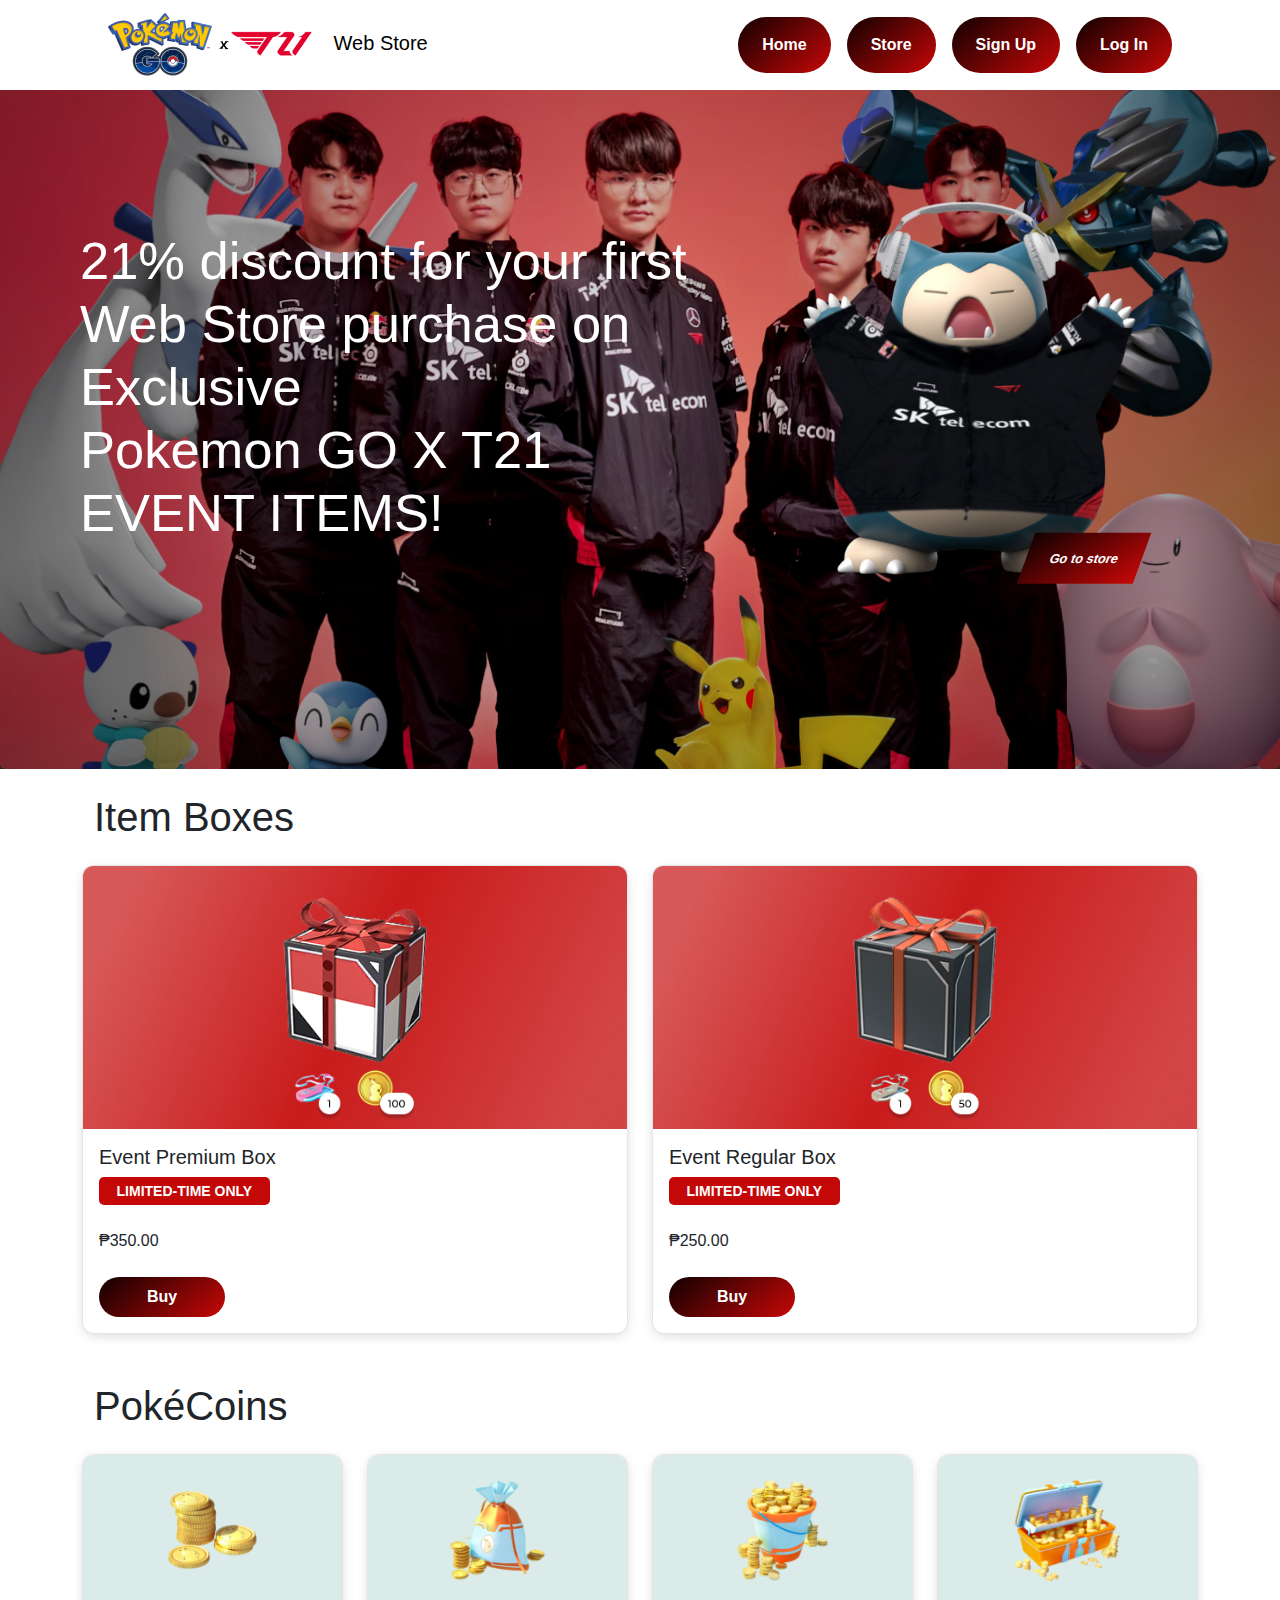
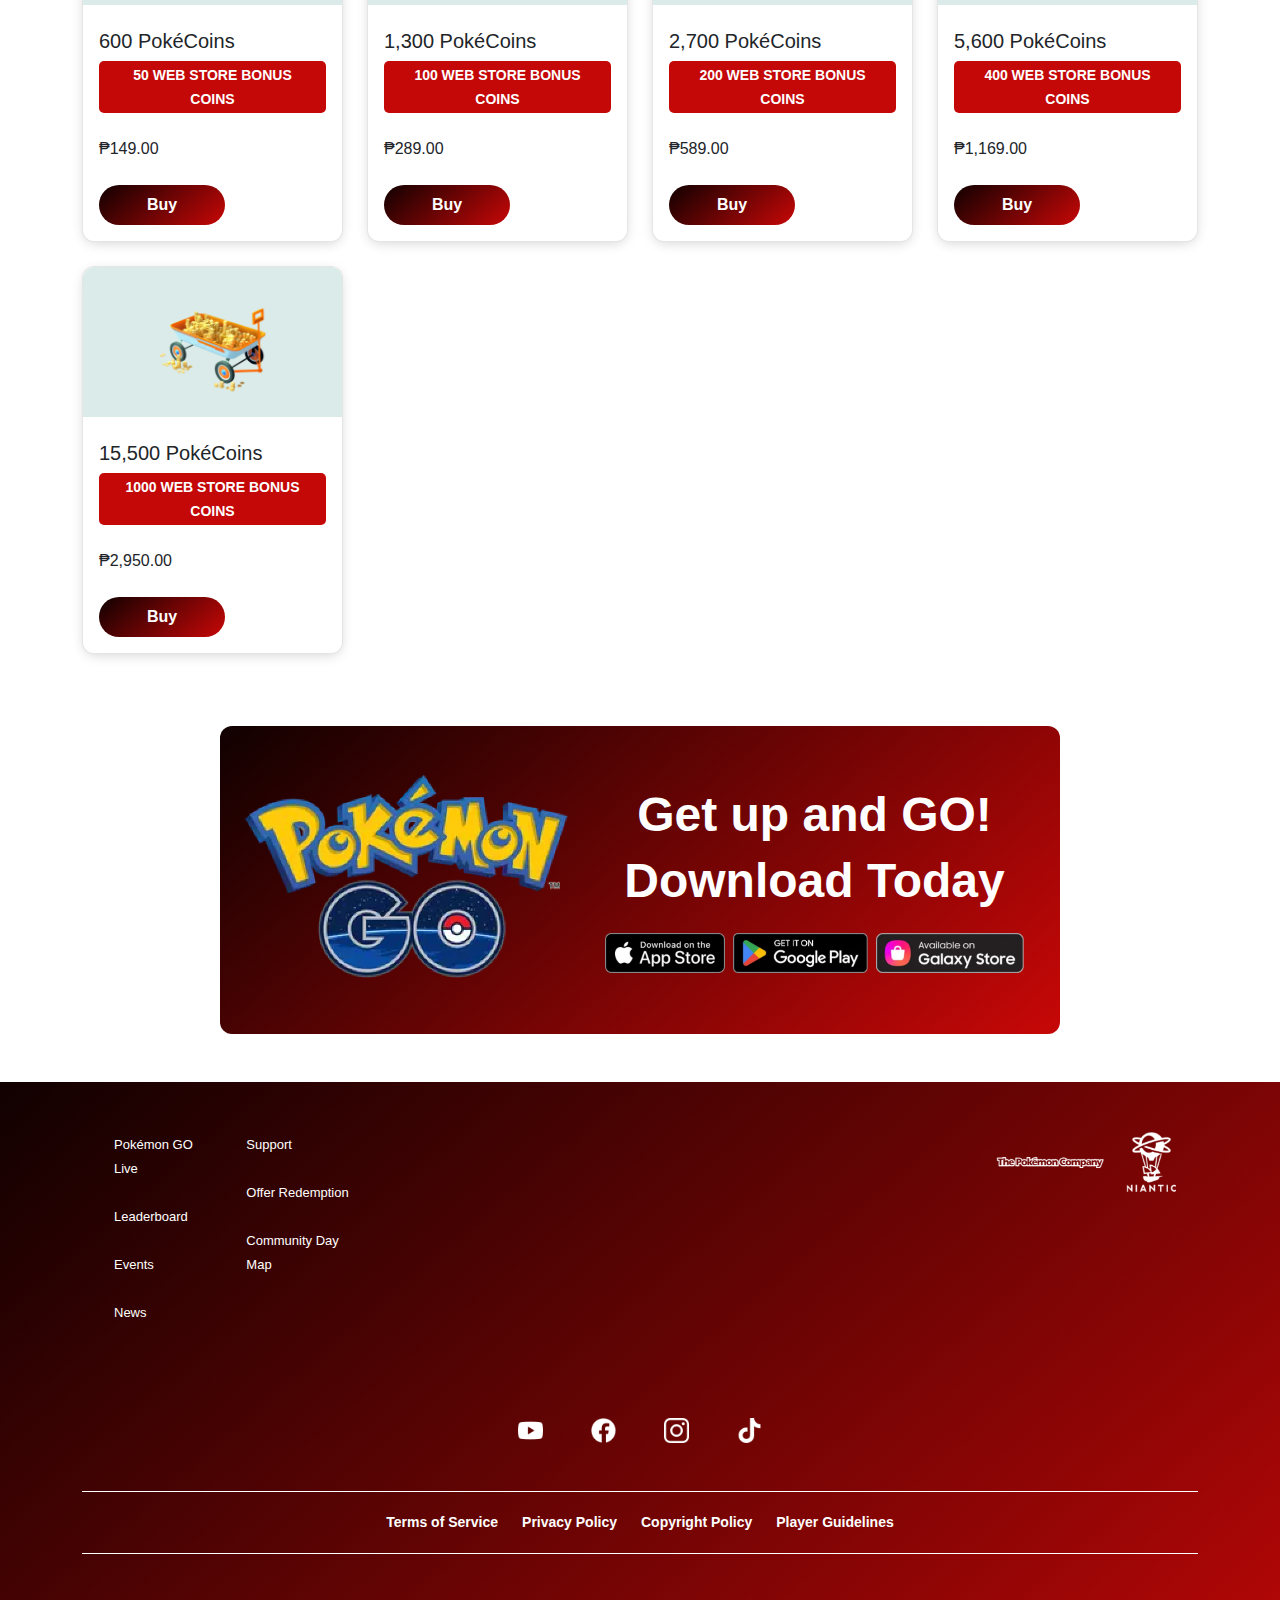
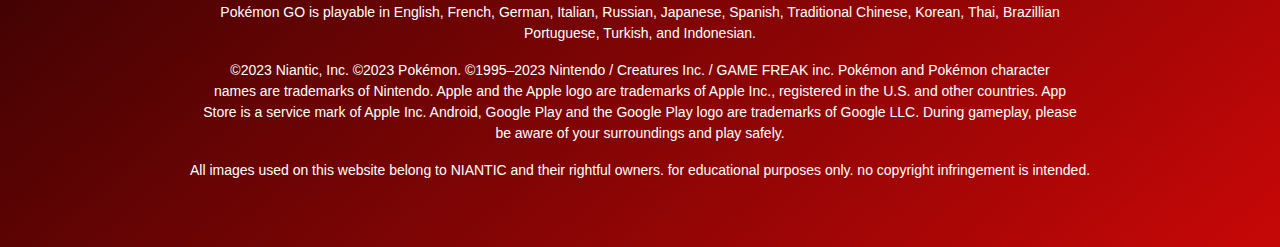
<file: html/index.html>
<!DOCTYPE html>
<html lang="en">
	<head>
		<meta charset="UTF-8" />
		<meta name="viewport" content="width=device-width, initial-scale=1.0" />
		<title>Homepage</title>
		<link
		rel="shortcut icon"
		href="https://storage.googleapis.com/platform-webstore-rel-assets/pgo/site_assets/favicon.ico"
		/>	
		<link
			href="https://cdn.jsdelivr.net/npm/bootstrap@5.3.3/dist/css/bootstrap.min.css"
			rel="stylesheet"
			integrity="sha384-QWTKZyjpPEjISv5WaRU9OFeRpok6YctnYmDr5pNlyT2bRjXh0JMhjY6hW+ALEwIH"
			crossorigin="anonymous"
		/>
		<style>
			body {
				font-family: 'Montserrat', sans-serif;
			}
			.header,
			.navbar {
				background-color: #ffffff !important;
			}
			.header.active {
				box-shadow: 0px 4px 11px -1px rgba(0, 0, 0, 0.25);
			}
			.promotion_image {
				margin-top: 70px;
				border: none;
			}
			.promotion_image h1 {
				/*font-size: 70px;*/
				font-size: clamp(0.4rem, 4.1vw, 6rem);
			}
			.snorlax img {
				position: absolute;
				top: 47% !important;
				transform: translateY(-50%);
				bottom: 0;
				right: 10%;
				width: clamp(50px, 31%, 600px);
			}
			.card-img-overlay {
				/*top: auto !important;*/
				top: 47% !important;
				transform: translateY(-50%);
				left: 5%;
			}
			.btn,
			.navbtn {
				border-radius: 1000px;
				border: 0px;
				color: #ffffff;
				font-weight: 700;
				font-size: 16px;
				background: linear-gradient(319.49deg, #c40707 1.87%, #000000 109.19%);
			}
			.btn.btn-primary:hover,
			.navbtn.btn-primary:hover,
			.promobtn.btn-primary:hover {
				background: linear-gradient(
						0deg,
						rgba(0, 0, 0, 0.3),
						rgba(0, 0, 0, 0.3)
					),
					linear-gradient(319.49deg, #c40707 1.87%, #000000 109.19%);
			}
			.promobtn {
				transform: skewX(-20deg);
				border: 0px;
				font-weight: 700;
				font-size: clamp(0.4rem, 1vw, 1rem);
				position: absolute;
				bottom: 0;
				right: 10%;
				color: #ffffff;
				background: linear-gradient(319.49deg, #c40707 1.87%, #000000 109.19%);
			}
			.promobtn.btn-primary:hover {
				background: #ffffff;
				color: #c40707;
				transition: all 0.3s ease-in-out;
			}
			.offcanvas-body {
				display: flex;
				flex-direction: column;
				align-items: center;
				height: 100%;
			}
			.offcanvas-body .navbtn {
				display: block;
				width: 35%;
				margin-bottom: 10px;
				justify-content: center;
				text-align: center;
			}
			.card {
				border-radius: 15px;
				box-shadow: 0px 3px 13px -3px rgba(0, 0, 0, 0.2);
				border-color: rgba(0, 0, 0, 0.1);
			}
			.card:hover {
				box-shadow: 0px 15px 50px 1px rgba(0, 0, 0, 0.3);
				transition: all 0.3s ease-in-out;
			}
			.red_label {
				background-color: #c40707;
				padding-top: 2px;
				padding-bottom: 2px;
				border-radius: 5px;
				text-align: center;
			}
			.bonus_coins {
				font-weight: 700;
				font-size: 14px;
				color: #ffffff;
				text-decoration: none;
			}
			.download {
				background: linear-gradient(319.49deg, #c40707 1.87%, #000000 109.19%);
				/*width: 840px;
            height: 290px;*/
				max-width: 840px;
				border-radius: 12px;
				padding-top: 48px;
				padding-bottom: 48px;
				align-items: center;
				justify-content: center;
			}
			.download_1 {
				display: flex;
				align-items: center;
				justify-content: center;
				height: 100%;
			}
			.download_1 img {
				max-width: 100%;
				height: auto;
				width: auto;
			}
			.download_2 div {
				justify-content: center;
			}
			.download_icons {
				display: flex;
				align-items: center;
				justify-content: center;
			}
			.download_icons img {
				height: 40px;
			}
			#tagline h3 {
				color: #ffffff;
				font-weight: 700;
				font-size: 48px;
				text-align: center;
			}
			.rows {
				display: flex;
				flex-wrap: wrap;
			}
			.footer {
				background: linear-gradient(319.49deg, #c40707 1.87%, #000000 109.19%);
				padding: 50px 0;
			}
			.footer-col {
				width: 20%;
				display: flex;
			}
			.footer-col a {
				color: #ffffff;
				text-decoration: none;
				font-size: 13px;
			}
			.footer-col a:hover {
				text-decoration: underline;
			}
			ul {
				list-style: none;
			}
			.footer_logo {
				position: absolute;
				right: 0;
				margin-right: 100px;
			}
			.footer_logo img {
				height: 60.96px;
				width: 184px;
			}
			.social_links {
				display: flex;
				align-items: center;
				justify-content: center;
			}
			.social_links img {
				width: 25px;
				height: 25px;
			}
			.terms {
				display: flex;
				align-items: center;
				justify-content: center;
				border-top: 1px solid;
				border-bottom: 1px solid;
				padding-top: 20px;
				padding-bottom: 20px;
				color: #ffffff;
			}
			.terms a {
				color: #ffffff;
				text-decoration: none;
				font-weight: 700;
				font-size: 14px;
			}
			.terms a:hover {
				text-decoration: underline;
			}
			.text {
				text-align: center;
			}
			.text p {
				color: #ffffff;
				font-size: 14px;
			}
			.zarks {
				color: #ffffff;
				border: none;
			}
			.navbar-toggler-icon {
				background-image: url("data:image/svg+xml,%3csvg xmlns='http://www.w3.org/2000/svg' viewBox='0 0 30 30'%3e%3cpath stroke='%23c40707' stroke-linecap='round' stroke-miterlimit='10' stroke-width='2' d='M4 7h22M4 15h22M4 23h22'/%3e%3c/svg%3e");
			}
			.btn-close {
				background-image: url("data:image/svg+xml,%3csvg xmlns='http://www.w3.org/2000/svg' viewBox='0 0 16 16' fill='%23c40707'%3e%3cpath d='M.293.293a1 1 0 0 1 1.414 0L8 6.586 14.293.293a1 1 0 1 1 1.414 1.414L9.414 8l6.293 6.293a1 1 0 0 1-1.414 1.414L8 9.414l-6.293 6.293a1 1 0 0 1-1.414-1.414L6.586 8 .293 1.707a1 1 0 0 1 0-1.414z'/%3e%3c/svg%3e");
				opacity: 1;
				border: none !important;
				box-shadow: none !important;
			}

			@media (max-width: 425px) {
				.promobtn {
					height: 10px;
					width: 70px;
				}
				.px-4 {
					padding-bottom: 1.25rem !important;
					padding-top: 0.5rem !important;
				}
				.py-3 {
					padding-left: 0.5rem !important;
					padding-right: 0.5rem !important;
				}
			}

			@media (max-width: 574px) {
				.footer-col {
					width: 100%;
				}
				.zarks {
					margin-right: -100px;
				}
				.footer-col {
					margin-top: 100px;
				}
				.navbar-brand {
					padding-bottom: 0px !important;
				}
				.mx-5 {
					margin-left: 0px !important;
				}
			}

			@media (min-width: 500px) {
				.card {
					border-radius: 23px;
				}
			}

			@media (min-width: 768px) {
				.footer-col {
					width: 25%;
					margin-bottom: 30px;
				}
				.card {
					border-radius: 12px;
				}
				.download {
					display: flex;
				}
			}

			@media (max-width: 900px) {
				.navbar img {
					width: 110px;
					height: 32px;
				}
				.download_icons {
					flex-direction: column;
				}
				#tagline h3 {
					font-size: 28px;
				}
				.download_1 img {
					margin-bottom: 30px;
				}
				.footer-col li {
					font-size: 14px;
				}
				.terms {
					flex-direction: column;
				}
				.terms a,
				.text p {
					font-size: 12px;
				}
				.bonus_coins {
					font-size: 12px;
				}
				.col-4 {
					width: 50%;
				}
				.container-sm.download {
					width: 93%;
				}
				.promotion_image {
					margin-top: 50px;
				}
			}

			@media (max-width: 1050px) {
				.navbar button.btn {
					display: none;
				}
			}

			@media (min-width: 1050px) {
				.zarks {
					display: none;
				}
			}

			@media (min-width: 1600px) {
				.footer_logo {
					margin-right: 450px;
				}
				.card {
					border-radius: 15px;
				}
			}

			@media (min-width: 0px) {
				.promotion_image.card {
					border-radius: 0;
					box-shadow: none;
					border: none;
				}
			}
		</style>
	</head>
	<body>
		<!--header section-->
		<header>
			<div class="header fixed-top">
				<nav
					class="navbar d-flex flex-wrapd-flex flex-wrap navbar bg-body-tertiary mx-5"
				>
					<div class="container-fluid mx-5">
						<a class="navbar-brand" href="index.html">
							<img src="../assets/LOGO/logo.png" alt="logo.png" />
							Web Store
						</a>

						<div class="d-flex flex-wrapd-flex flex-wrap">
							<button
								type="button"
								class="btn btn-primary me-3 px-4 py-3"
								onclick="window.location.href='index.html'"
							>
								Home
							</button>
							<button
								type="button"
								class="btn btn-primary me-3 px-4 py-3"
								onclick="window.location.href='store.html'"
							>
								Store
							</button>
							<button
								type="button"
								class="btn btn-primary me-3 px-4 py-3"
								onclick="window.location.href='signup.html'"
							>
								Sign Up
							</button>
							<button
								type="button"
								class="btn btn-primary px-4 py-3"
								onclick="window.location.href='login.html'"
							>
								Log In
							</button>
						</div>

						<!--hamburger icon aka zarks-->
						<button
							class="navbar-toggler zarks"
							type="button"
							data-bs-toggle="offcanvas"
							data-bs-target="#offcanvasNavbar"
							aria-controls="offcanvasNavbar"
							aria-label="Toggle navigation"
						>
							<span class="navbar-toggler-icon"></span>
						</button>
						<div
							class="offcanvas offcanvas-end"
							tabindex="-1"
							id="offcanvasNavbar"
							aria-labelledby="offcanvasNavbarLabel"
						>
							<div class="offcanvas-header">
								<a class="navbar-brand">
									<img src="../assets/LOGO/logo.png" alt="logo.png" />
									Web Store
								</a>

								<button
									type="button"
									class="btn-close"
									data-bs-dismiss="offcanvas"
									aria-label="Close"
								></button>
							</div>
							<div class="offcanvas-body">
								<button
									type="button"
									class="navbtn btn-primary me-3 px-4 py-3"
									onclick="window.location.href='index.html'"
								>
									Home
								</button>
								<button
									type="button"
									class="navbtn btn-primary me-3 px-4 py-3"
									onclick="window.location.href='store.html'"
								>
									Store
								</button>
								<button
									type="button"
									class="navbtn btn-primary me-3 px-4 py-3"
									onclick="window.location.href='signup.html'"
								>
									Sign Up
								</button>
								<button
									type="button"
									class="navbtn btn-primary me-3 px-4 py-3"
									onclick="window.location.href='login.html'"
								>
									Log In
								</button>
							</div>
						</div>
					</div>
					<!--near end of nav-->
				</nav>
			</div>
		</header>

		<div class="main">
			<!--promotion image section-->
			<div class="card text-bg-dark promotion_image">
				<img src="../assets/LOGO/image.png" class="card-img" alt="..." />
				<div class="card-img-overlay">
					<h1 class="card-text">
						21% discount for your first<br />Web Store purchase on<br />Exclusive<br />Pokemon
						GO X T21<br />EVENT ITEMS!
					</h1>
					<div class="snorlax"><img src="../assets/LOGO/snorlax.png" /></div>
					<button
						type="button"
						class="promobtn btn-primary me-3 px-4 py-3"
						onclick="window.location.href='store.html'"
					>
						Go to store
					</button>
				</div>
			</div>

			<!--item boxes section-->
			<div class="container">
				<h1 class="container mb-4 mt-4">Item Boxes</h1>
				<div class="row">
					<div class="col-sm-6 mb-3 mb-sm-0">
						<div class="card">
							<div>
								<img src="../assets/BOXES/red_box1.png" class="card-img-top" />
							</div>
							<div class="card-body">
								<h5 class="card-title">Event Premium Box</h5>
								<div class="col-4 red_label mt-2">
									<a class="bonus_coins">LIMITED-TIME ONLY</a>
								</div>
								<p class="card-text mt-4 mb-4">₱350.00</p>
								<button type="button" class="btn btn-primary px-5 py-2">
									Buy
								</button>
							</div>
						</div>
					</div>
					<div class="col-sm-6">
						<div class="card">
							<div>
								<img src="../assets/BOXES/red_box2.png" class="card-img-top" />
							</div>
							<div class="card-body">
								<h5 class="card-title">Event Regular Box</h5>
								<div class="col-4 red_label mt-2">
									<a class="bonus_coins">LIMITED-TIME ONLY</a>
								</div>
								<p class="card-text mt-4 mb-4">₱250.00</p>
								<button type="button" class="btn btn-primary px-5 py-2">
									Buy
								</button>
							</div>
						</div>
					</div>
				</div>
			</div>

			<!--pokecoins section-->
			<div class="container">
				<h1 class="container mb-4 mt-5">PokéCoins</h1>
				<div class="row row-cols-1 row-cols-md-4 g-4">
					<div class="col">
						<div class="card">
							<img
								src="../assets/POKECOINS/C1.png"
								class="card-img-top"
								alt="..."
							/>
							<div class="card-body">
								<h5 class="card-title mt-2">600 PokéCoins</h5>
								<div class="container red_label mt-2">
									<a class="bonus_coins">50 WEB STORE BONUS COINS</a>
								</div>
								<p class="card-text mt-4 mb-4">₱149.00</p>
								<button type="button" class="btn btn-primary px-5 py-2">
									Buy
								</button>
							</div>
						</div>
					</div>
					<div class="col">
						<div class="card">
							<img
								src="../assets/POKECOINS/C2.png"
								class="card-img-top"
								alt="..."
							/>
							<div class="card-body">
								<h5 class="card-title mt-2">1,300 PokéCoins</h5>
								<div class="container red_label mt-2">
									<a class="bonus_coins">100 WEB STORE BONUS COINS</a>
								</div>
								<p class="card-text mt-4 mb-4">₱289.00</p>
								<button type="button" class="btn btn-primary px-5 py-2">
									Buy
								</button>
							</div>
						</div>
					</div>
					<div class="col">
						<div class="card">
							<img
								src="../assets/POKECOINS/C3.png"
								class="card-img-top"
								alt="..."
							/>
							<div class="card-body">
								<h5 class="card-title mt-2">2,700 PokéCoins</h5>
								<div class="container red_label mt-2">
									<a class="bonus_coins">200 WEB STORE BONUS COINS</a>
								</div>
								<p class="card-text mt-4 mb-4">₱589.00</p>
								<button type="button" class="btn btn-primary px-5 py-2">
									Buy
								</button>
							</div>
						</div>
					</div>
					<div class="col">
						<div class="card">
							<img
								src="../assets/POKECOINS/C4.png"
								class="card-img-top"
								alt="..."
							/>
							<div class="card-body">
								<h5 class="card-title mt-2">5,600 PokéCoins</h5>
								<div class="container red_label mt-2">
									<a class="bonus_coins">400 WEB STORE BONUS COINS</a>
								</div>
								<p class="card-text mt-4 mb-4">₱1,169.00</p>
								<button type="button" class="btn btn-primary px-5 py-2">
									Buy
								</button>
							</div>
						</div>
					</div>
					<div class="col">
						<div class="card mb-4">
							<img
								src="../assets/POKECOINS/C5.png"
								class="card-img-top"
								alt="..."
							/>
							<div class="card-body">
								<h5 class="card-title mt-2">15,500 PokéCoins</h5>
								<div class="container red_label mt-2">
									<a class="bonus_coins">1000 WEB STORE BONUS COINS</a>
								</div>
								<p class="card-text mt-4 mb-4">₱2,950.00</p>
								<button type="button" class="btn btn-primary px-5 py-2">
									Buy
								</button>
							</div>
						</div>
					</div>
				</div>
			</div>

			<!--download section-->
			<div class="container-sm download mt-5 mb-5">
				<div class="container download_1 mb-2">
					<img src="../assets/LOGO/logo-original.png" />
				</div>
				<div class="container download_2">
					<div id="tagline">
						<h3>Get up and GO!</h3>
						<h3>Download Today</h3>
					</div>
					<div class="container gap-2 download_icons mt-4">
						<a href="https://apps.apple.com/vc/app/pok%C3%A9mon-go/id1094591345"
							><img src="../assets/LOGO/app-store.png"
						/></a>
						<a
							href="https://play.google.com/store/apps/details?id=com.nianticlabs.pokemongo"
							><img src="../assets/LOGO/google-play.png"
						/></a>
						<a
							href="https://galaxystore.samsung.com/detail/com.nianticlabs.pokemongo.ares"
							><img src="../assets/LOGO/galaxy-store.png"
						/></a>
					</div>
				</div>
			</div>

			<!--footer section-->
			<footer class="footer">
				<div class="container">
					<div class="rows">
						<div class="footer_logo">
							<a href="https://nianticlabs.com/"
								><img src="../assets/LOGO/footer-logo.png"
							/></a>
						</div>
						<div class="footer-col">
							<ul>
								<li class="mb-4">
									<a href="https://pokemongolive.com/">Pokémon GO Live</a>
								</li>
								<li class="mb-4">
									<a href="https://pokemongolive.com/leaderboard"
										>Leaderboard</a
									>
								</li>
								<li class="mb-4">
									<a href="https://pokemongolive.com/events">Events</a>
								</li>
								<li class="mb-4">
									<a href="https://pokemongolive.com/news">News</a>
								</li>
							</ul>
							<ul>
								<li class="mb-4">
									<a href="https://store.pokemongolive.com/support">Support</a>
								</li>
								<li class="mb-4">
									<a href="https://rewards.nianticlabs.com/pokemongo"
										>Offer Redemption</a
									>
								</li>
								<li class="mb-4">
									<a href="https://pokemongolive.com/community-day/map"
										>Community Day Map</a
									>
								</li>
							</ul>
						</div>
						<div class="container gap-5 social_links mt-4 mb-5">
							<a href="https://www.youtube.com/channel/UCA698bls2pjQyiqP9N-iaeg"
								><img src="../assets/LOGO/youtube.png"
							/></a>
							<a href="https://www.facebook.com/PokemonGO/"
								><img src="../assets/LOGO/facebook.png"
							/></a>
							<a href="https://www.instagram.com/pokemongoapp/"
								><img src="../assets/LOGO/instagram.png"
							/></a>
							<a href="https://www.tiktok.com/@pokemongo"
								><img src="../assets/LOGO/tik-tok.png"
							/></a>
						</div>
						<div class="container gap-4 terms mb-5">
							<a href="https://nianticlabs.com/terms">Terms of Service</a>
							<a href="https://nianticlabs.com/privacy">Privacy Policy</a>
							<a href="https://nianticlabs.com/copyright">Copyright Policy</a>
							<a href="https://nianticlabs.com/guidelines">Player Guidelines</a>
						</div>
						<div class="container text">
							<p>
								Pokémon GO is playable in English, French, German, Italian,
								Russian, Japanese, Spanish, Traditional Chinese, Korean, Thai,
								Brazillian<br />
								Portuguese, Turkish, and Indonesian.
							</p>
							<p>
								©2023 Niantic, Inc. ©2023 Pokémon. ©1995–2023 Nintendo /
								Creatures Inc. / GAME FREAK inc. Pokémon and Pokémon
								character<br />
								names are trademarks of Nintendo. Apple and the Apple logo are
								trademarks of Apple Inc., registered in the U.S. and other
								countries. App<br />
								Store is a service mark of Apple Inc. Android, Google Play and
								the Google Play logo are trademarks of Google LLC. During
								gameplay, please<br />
								be aware of your surroundings and play safely.
							</p>
							<p>
								All images used on this website belong to NIANTIC and their
								rightful owners. for educational purposes only. no copyright
								infringement is intended.
							</p>
						</div>
					</div>
				</div>
			</footer>
		</div>

		<script>
			window.addEventListener('scroll', function () {
				const header = document.querySelector('.header');
				if (scrollY > 0) {
					header.classList.add('active');
				} else {
					header.classList.remove('active');
				}
			});
		</script>
		<script
			src="https://cdn.jsdelivr.net/npm/bootstrap@5.3.3/dist/js/bootstrap.bundle.min.js"
			integrity="sha384-YvpcrYf0tY3lHB60NNkmXc5s9fDVZLESaAA55NDzOxhy9GkcIdslK1eN7N6jIeHz"
			crossorigin="anonymous"
		></script>
	</body>
</html>
</file>
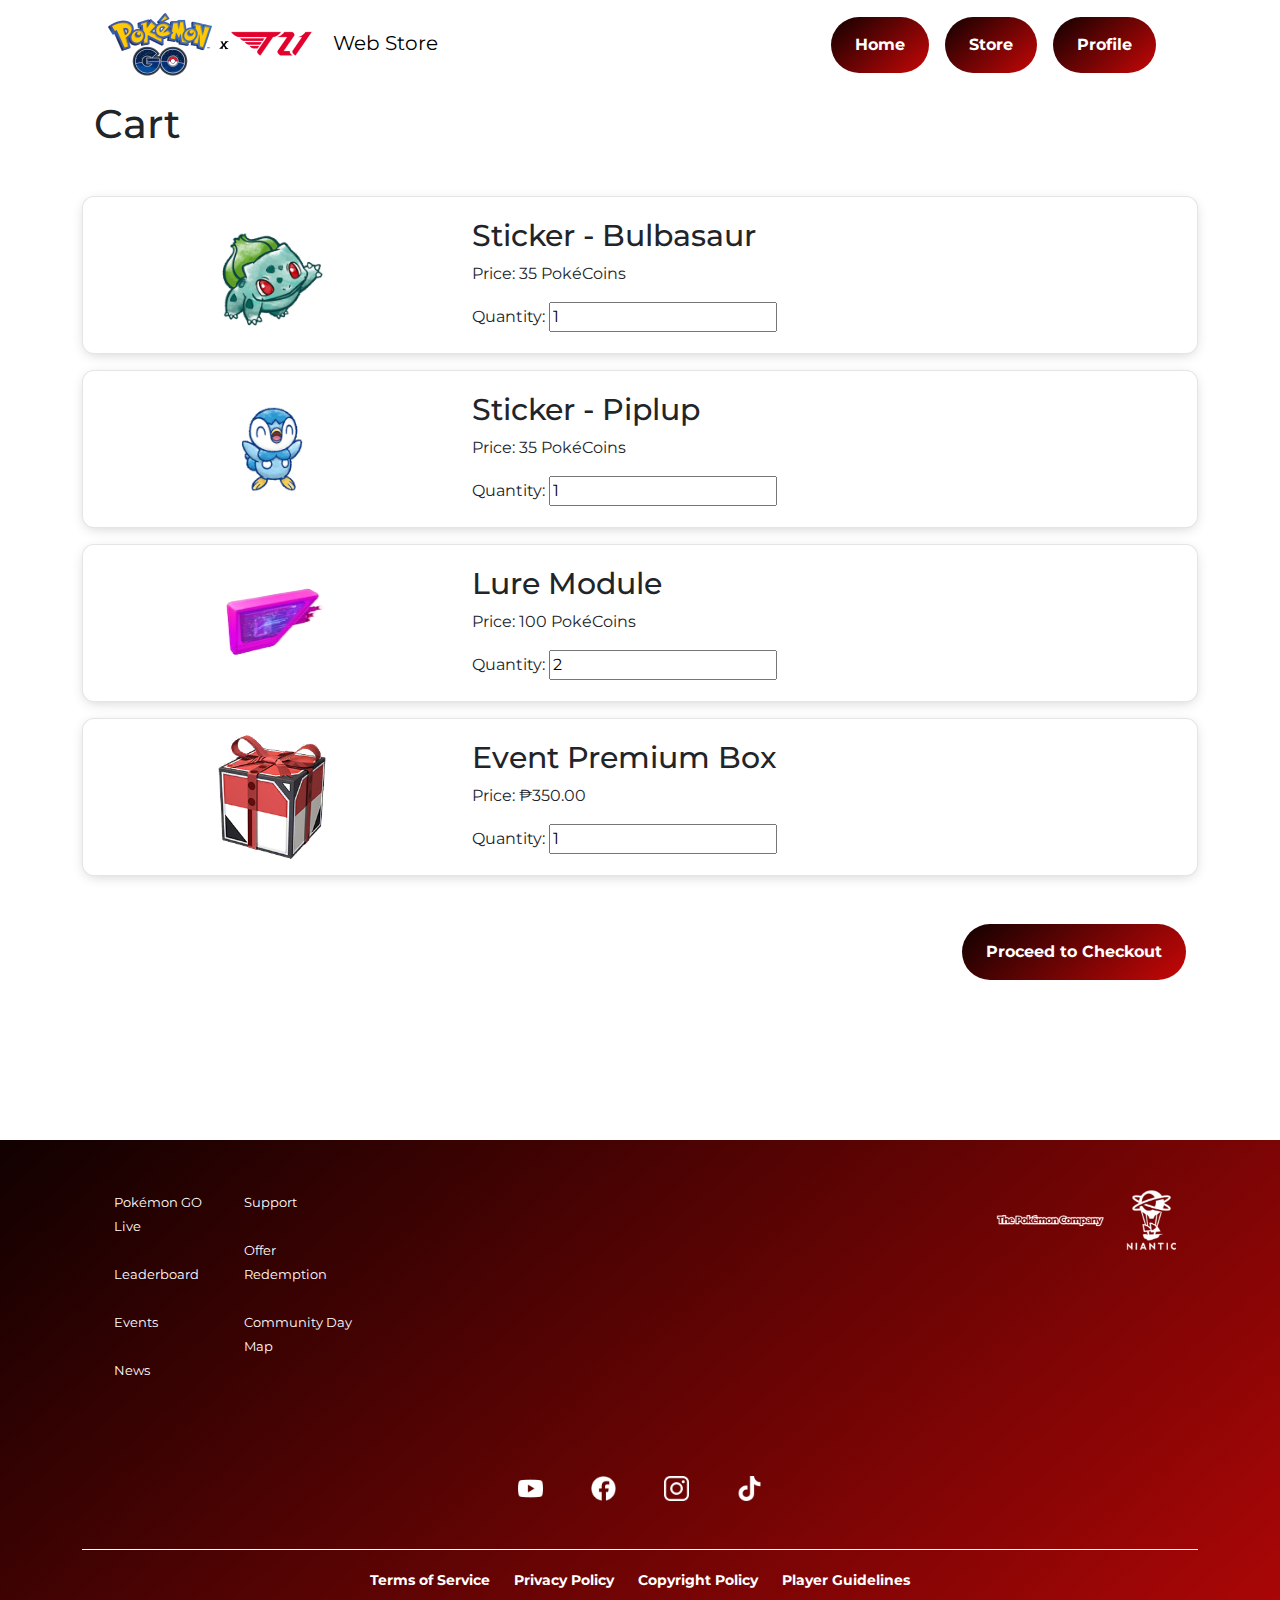
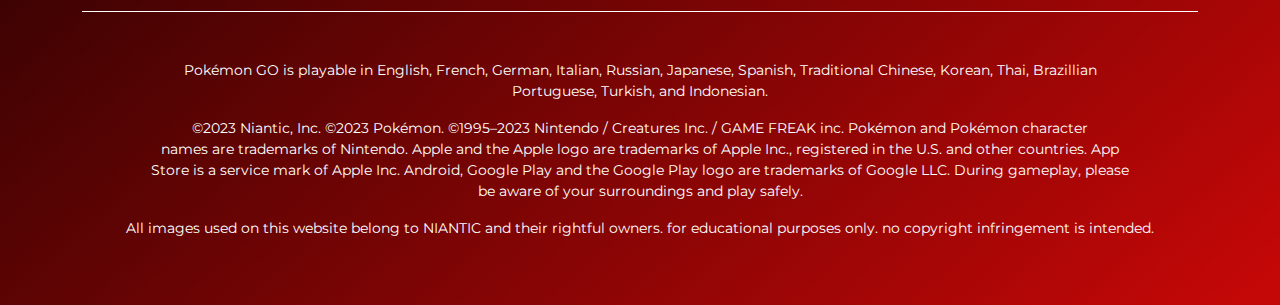
<file: html/cart.html>
<!DOCTYPE html>
<html lang="en">
<head>
    <meta charset="UTF-8">
    <meta name="viewport" content="width=device-width, initial-scale=1.0">
    <link href="https://cdn.jsdelivr.net/npm/bootstrap@5.3.3/dist/css/bootstrap.min.css" rel="stylesheet" integrity="sha384-QWTKZyjpPEjISv5WaRU9OFeRpok6YctnYmDr5pNlyT2bRjXh0JMhjY6hW+ALEwIH" crossorigin="anonymous">
    <link
    rel="shortcut icon"
    href="https://storage.googleapis.com/platform-webstore-rel-assets/pgo/site_assets/favicon.ico"
    />	
    <link rel="stylesheet" href="../css/cart.css">
    <title>Cart</title>
</head>
<body>
    <header>
        <div class="header fixed-top">
            <nav
                class="navbar d-flex flex-wrapd-flex flex-wrap navbar bg-body-tertiary mx-5"
            >
                <div class="container-fluid mx-5">
                    <a class="navbar-brand" href="loggedinhome.html">
                        <img src="../assets/LOGO/logo.png" alt="logo.png" />
                        Web Store
                    </a>

                    <div class="d-flex flex-wrapd-flex flex-wrap">
                        <button
                            type="button"
                            class="btn btn-primary me-3 px-4 py-3"
                            onclick="window.location.href='loggedinhome.html'"
                        >
                            Home
                        </button>
                        <button
                            type="button"
                            class="btn btn-primary me-3 px-4 py-3"
                            onclick="window.location.href='mainstore.html'"
                        >
                            Store
                        </button>
                        <button
                            type="button"
                            class="btn btn-primary me-3 px-4 py-3"
                            onclick="window.location.href='profile.html'"
                        >
                            Profile
                        </button>
                    </div>

                    <!--hamburger icon aka zarks-->
                    <button
                        class="navbar-toggler zarks"
                        type="button"
                        data-bs-toggle="offcanvas"
                        data-bs-target="#offcanvasNavbar"
                        aria-controls="offcanvasNavbar"
                        aria-label="Toggle navigation"
                    >
                        <span class="navbar-toggler-icon"></span>
                    </button>
                    <div
                        class="offcanvas offcanvas-end"
                        tabindex="-1"
                        id="offcanvasNavbar"
                        aria-labelledby="offcanvasNavbarLabel"
                    >
                        <div class="offcanvas-header">
                            <a class="navbar-brand">
                                <img src="../assets/LOGO/logo.png" alt="logo.png" />
                                Web Store
                            </a>

                            <button
                                type="button"
                                class="btn-close"
                                data-bs-dismiss="offcanvas"
                                aria-label="Close"
                            ></button>
                        </div>
                        <div class="offcanvas-body">
                            <button
                                type="button"
                                class="navbtn btn-primary me-3 px-4 py-3"
                                onclick="window.location.href='loggedinhome.html'"
                            >
                                Home
                            </button>
                            <button
                                type="button"
                                class="navbtn btn-primary me-3 px-4 py-3"
                                onclick="window.location.href='mainstore.html'"
                            >
                                Store
                            </button>
                            <button
                                type="button"
                                class="navbtn btn-primary me-3 px-4 py-3"
                                onclick="window.location.href='profile.html'"
                            >
                                Profile
                            </button>
                        </div>
                    </div>
                </div>
                <!--near end of nav-->
            </nav>
        </div>
    </header>

    <div class="container main">

        <h1 class="container mb-5 title">Cart</h1>

        <div class="card mb-3" style="max-width: 80rem;">
            <div class="row g-0">
                <div class="col-md-4 image_container">
                <img src="../assets/STICKERS/sticker_funawari_04_312.png" class="img-fluid rounded-start" alt="Item 1">
                </div>
                <div class="col-md-8">
                    <div class="card-body">
                    <h5 class="card-title">Sticker - Bulbasaur</h5>
                    <p class="card-price">Price: 35 PokéCoins</p>
                    <div class="quantity">
                        <label for="quantity_item1">Quantity:</label>
                        <input type="number" id="quantity_item1" name="quantity_item1" min="1" value="1">
                    </div>
                    </div>
                </div>
            </div>
        </div>

        <div class="card mb-3" style="max-width: 80rem;">
            <div class="row g-0">
                <div class="col-md-4 image_container">
                <img src="../assets/STICKERS/sticker_diamondPearlPiplup.png" class="img-fluid rounded-start" alt="Item 1">
                </div>
                <div class="col-md-8">
                    <div class="card-body">
                    <h5 class="card-title">Sticker - Piplup</h5>
                    <p class="card-price">Price: 35 PokéCoins</p>
                    <div class="quantity">
                        <label for="quantity_item1">Quantity:</label>
                        <input type="number" id="quantity_item1" name="quantity_item1" min="1" value="1">
                    </div>
                    </div>
                </div>
            </div>
        </div>

        <div class="card mb-3" style="max-width: 80rem;">
            <div class="row g-0">
                <div class="col-md-4 image_container">
                <img src="../assets/ITEMS/lure_module.png" class="img-fluid rounded-start" alt="Item 1">
                </div>
                <div class="col-md-8">
                    <div class="card-body">
                    <h5 class="card-title">Lure Module</h5>
                    <p class="card-price">Price: 100 PokéCoins</p>
                    <div class="quantity">
                        <label for="quantity_item1">Quantity:</label>
                        <input type="number" id="quantity_item1" name="quantity_item1" min="1" value="2">
                    </div>
                    </div>
                </div>
            </div>
        </div>

        <div class="card mb-3" style="max-width: 80rem;">
            <div class="row g-0">
                <div class="col-md-4 image_container">
                <img src="../assets/BOXES/box_1.png" class="img-fluid rounded-start" alt="Item 1">
                </div>
                <div class="col-md-8">
                    <div class="card-body">
                    <h5 class="card-title">Event Premium Box</h5>
                    <p class="card-price">Price: ₱350.00</p>
                    <div class="quantity">
                        <label for="quantity_item1">Quantity:</label>
                        <input type="number" id="quantity_item1" name="quantity_item1" min="1" value="1">
                    </div>
                    </div>
                </div>
            </div>
        </div>

        <div class="container checkout_btn mt-5">
            <button 
            type="button" 
            class="btn btn-primary btn-lg px-4 py-3" 
            onclick="window.location.href='payment.html'">
            Proceed to Checkout
            </button>
        </div>

    </div>  
    
<!--footer section-->
    <footer class="footer">
        <div class="container">
            <div class="rows">
                <div class="footer_logo">
                    <a href="https://nianticlabs.com/"
                        ><img src="../assets/LOGO/footer-logo.png"
                    /></a>
                </div>
                <div class="footer-col">
                    <ul>
                        <li class="mb-4">
                            <a href="https://pokemongolive.com/">Pokémon GO Live</a>
                        </li>
                        <li class="mb-4">
                            <a href="https://pokemongolive.com/leaderboard"
                                >Leaderboard</a
                            >
                        </li>
                        <li class="mb-4">
                            <a href="https://pokemongolive.com/events">Events</a>
                        </li>
                        <li class="mb-4">
                            <a href="https://pokemongolive.com/news">News</a>
                        </li>
                    </ul>
                    <ul>
                        <li class="mb-4">
                            <a href="https://store.pokemongolive.com/support">Support</a>
                        </li>
                        <li class="mb-4">
                            <a href="https://rewards.nianticlabs.com/pokemongo"
                                >Offer Redemption</a
                            >
                        </li>
                        <li class="mb-4">
                            <a href="https://pokemongolive.com/community-day/map"
                                >Community Day Map</a
                            >
                        </li>
                    </ul>
                </div>
                <div class="container gap-5 social_links mt-4 mb-5">
                    <a href="https://www.youtube.com/channel/UCA698bls2pjQyiqP9N-iaeg"
                        ><img src="../assets/LOGO/youtube.png"
                    /></a>
                    <a href="https://www.facebook.com/PokemonGO/"
                        ><img src="../assets/LOGO/facebook.png"
                    /></a>
                    <a href="https://www.instagram.com/pokemongoapp/"
                        ><img src="../assets/LOGO/instagram.png"
                    /></a>
                    <a href="https://www.tiktok.com/@pokemongo"
                        ><img src="../assets/LOGO/tik-tok.png"
                    /></a>
                </div>
                <div class="container gap-4 terms mb-5">
                    <a href="https://nianticlabs.com/terms">Terms of Service</a>
                    <a href="https://nianticlabs.com/privacy">Privacy Policy</a>
                    <a href="https://nianticlabs.com/copyright">Copyright Policy</a>
                    <a href="https://nianticlabs.com/guidelines">Player Guidelines</a>
                </div>
                <div class="container text">
                    <p>
                        Pokémon GO is playable in English, French, German, Italian,
                        Russian, Japanese, Spanish, Traditional Chinese, Korean, Thai,
                        Brazillian<br />
                        Portuguese, Turkish, and Indonesian.
                    </p>
                    <p>
                        ©2023 Niantic, Inc. ©2023 Pokémon. ©1995–2023 Nintendo /
                        Creatures Inc. / GAME FREAK inc. Pokémon and Pokémon
                        character<br />
                        names are trademarks of Nintendo. Apple and the Apple logo are
                        trademarks of Apple Inc., registered in the U.S. and other
                        countries. App<br />
                        Store is a service mark of Apple Inc. Android, Google Play and
                        the Google Play logo are trademarks of Google LLC. During
                        gameplay, please<br />
                        be aware of your surroundings and play safely.
                    </p>
                    <p>
                        All images used on this website belong to NIANTIC and their
                        rightful owners. for educational purposes only. no copyright
                        infringement is intended.
                    </p>
                </div>
            </div>
        </div>
    </footer>
    
    <script>
        window.addEventListener('scroll', function () {
            const header = document.querySelector('.header');
            if (scrollY > 0) {
                header.classList.add('active');
            } else {
                header.classList.remove('active');
            }
        });
    </script>
    <script src="https://cdn.jsdelivr.net/npm/bootstrap@5.3.3/dist/js/bootstrap.bundle.min.js" integrity="sha384-YvpcrYf0tY3lHB60NNkmXc5s9fDVZLESaAA55NDzOxhy9GkcIdslK1eN7N6jIeHz" crossorigin="anonymous"></script>
</body>
</html>
</file>
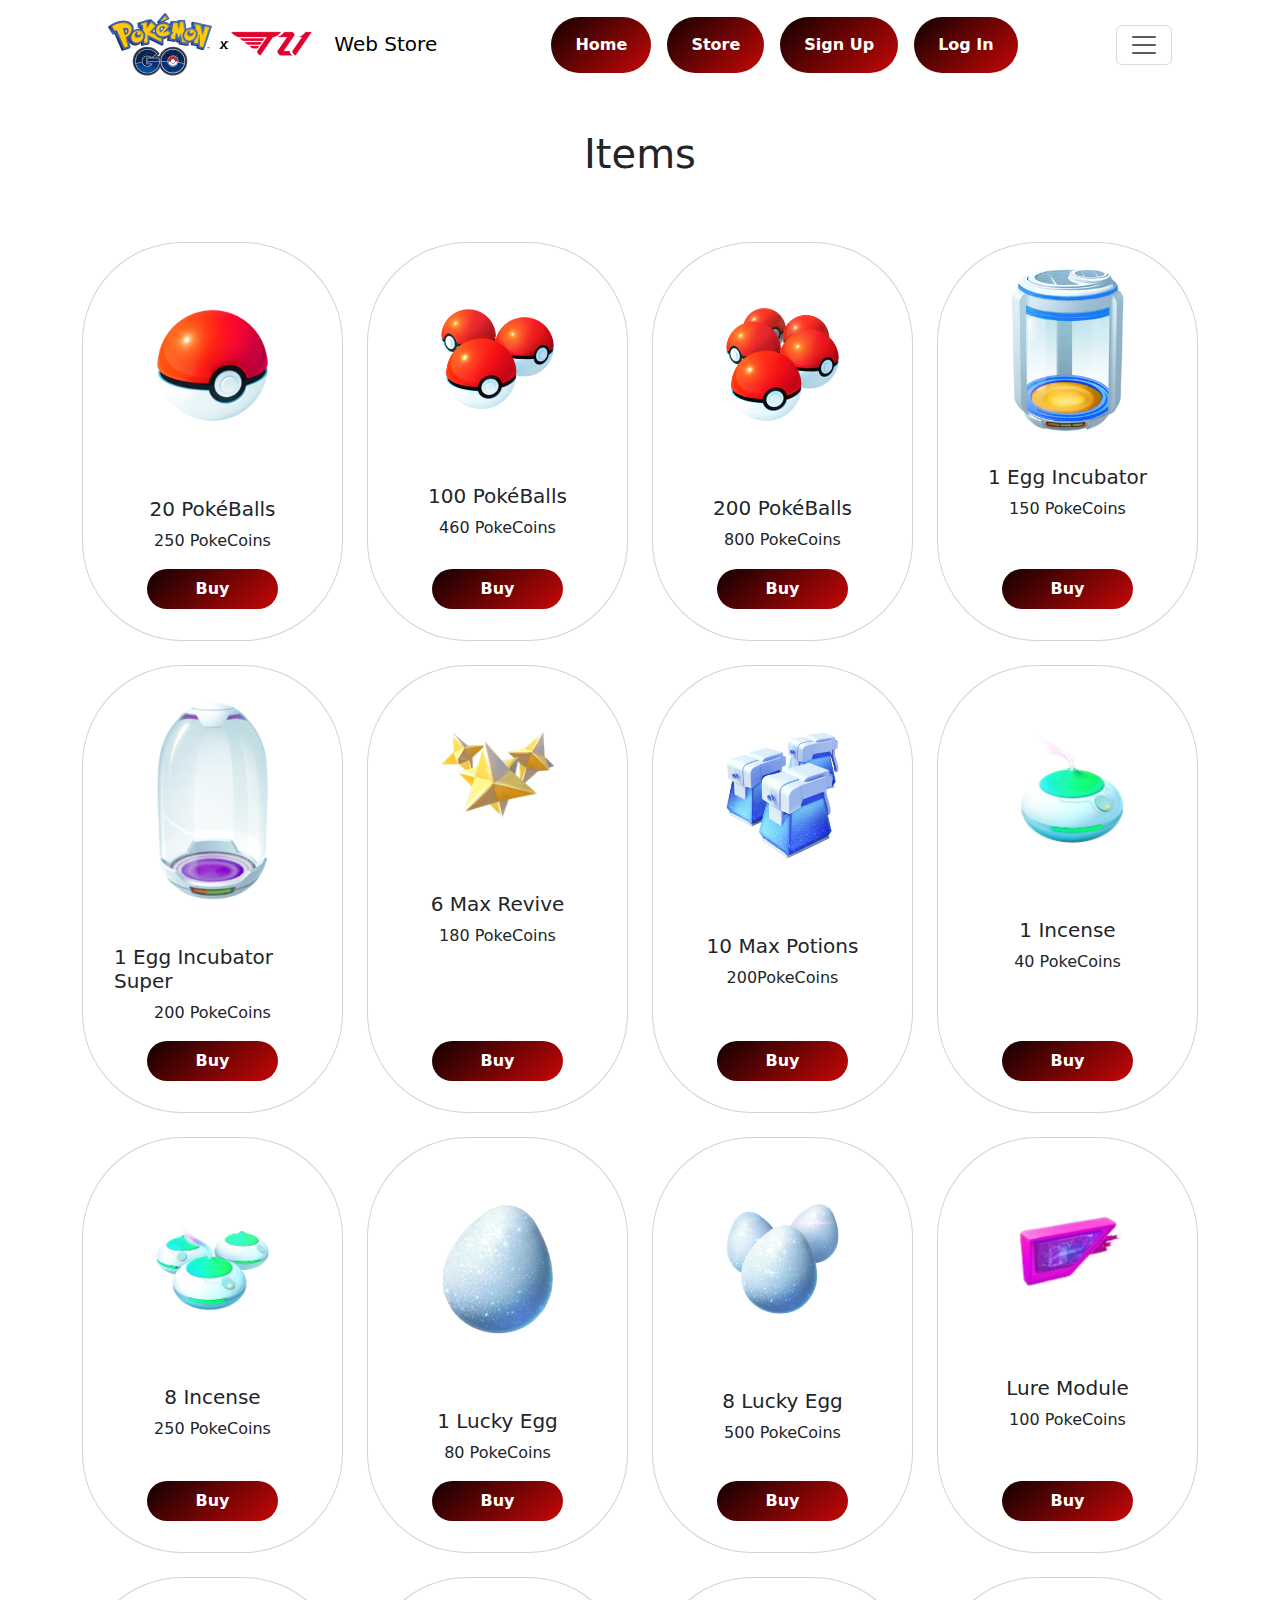
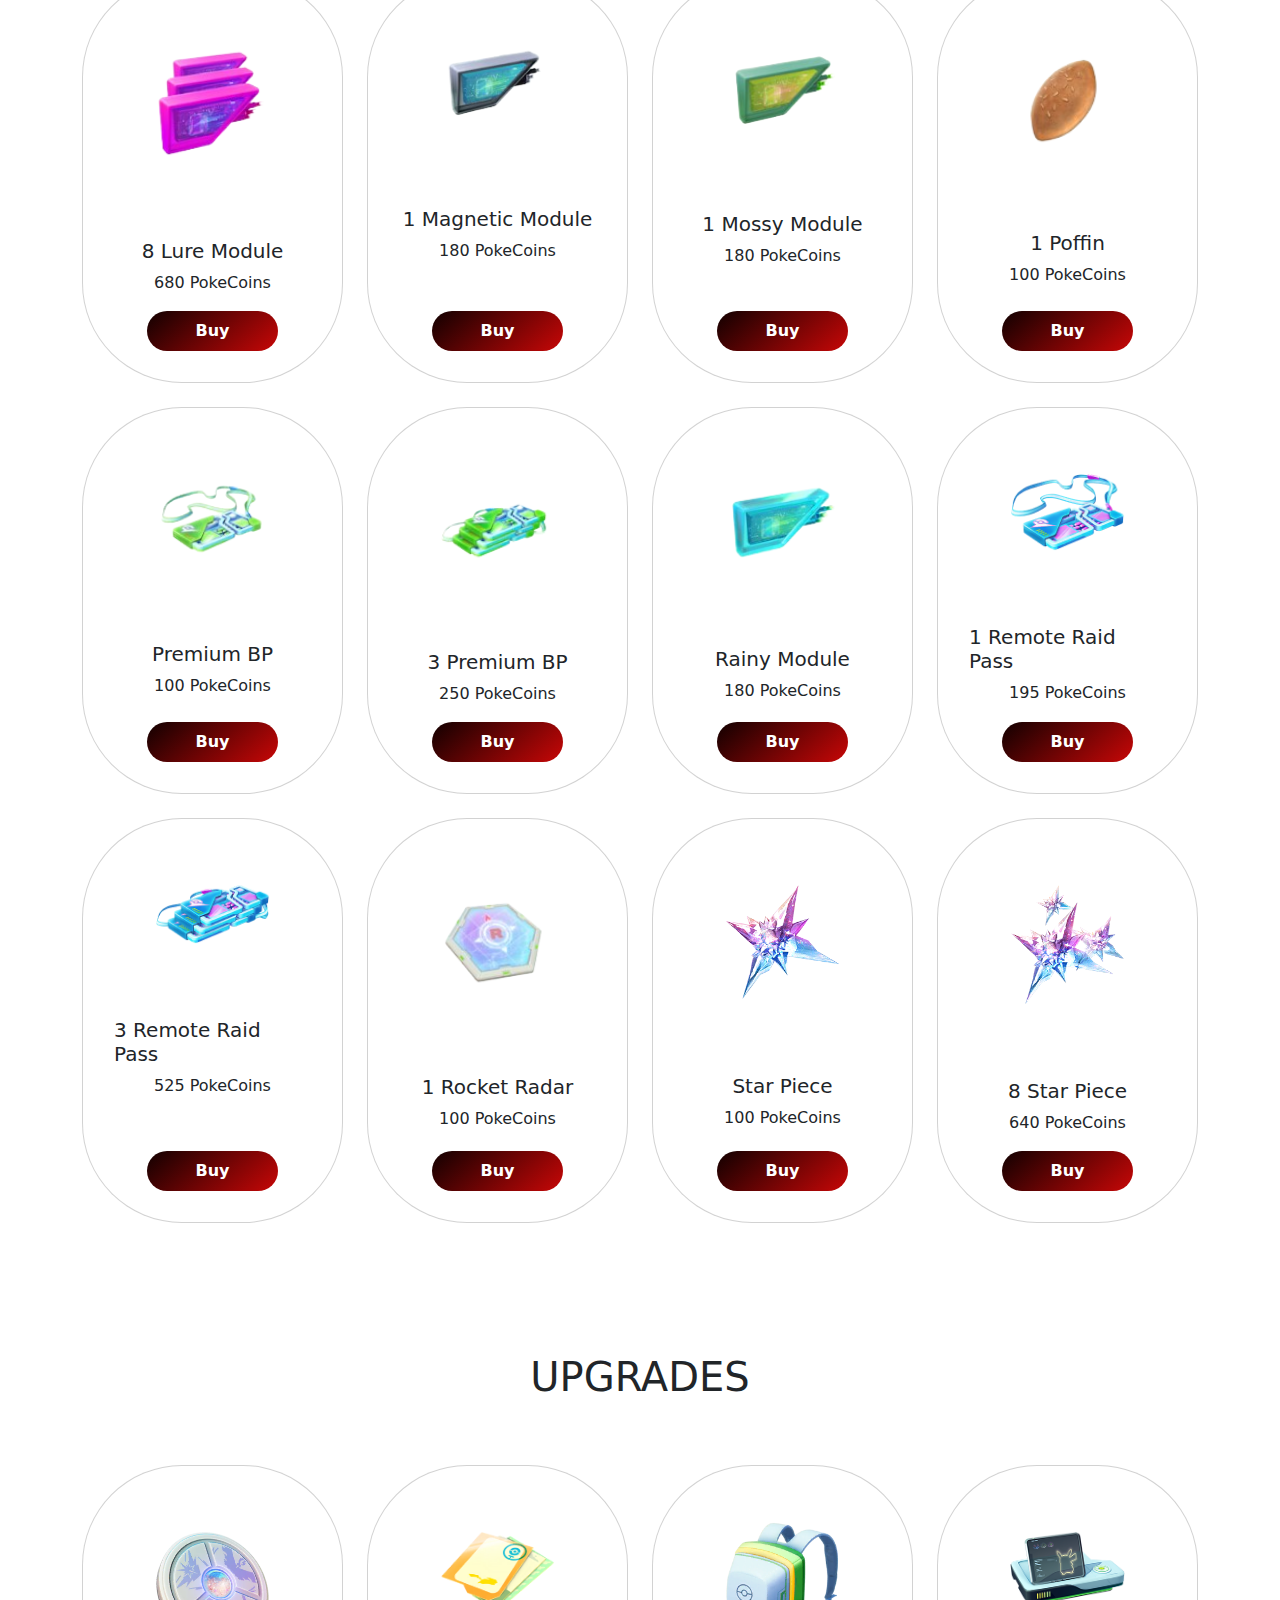
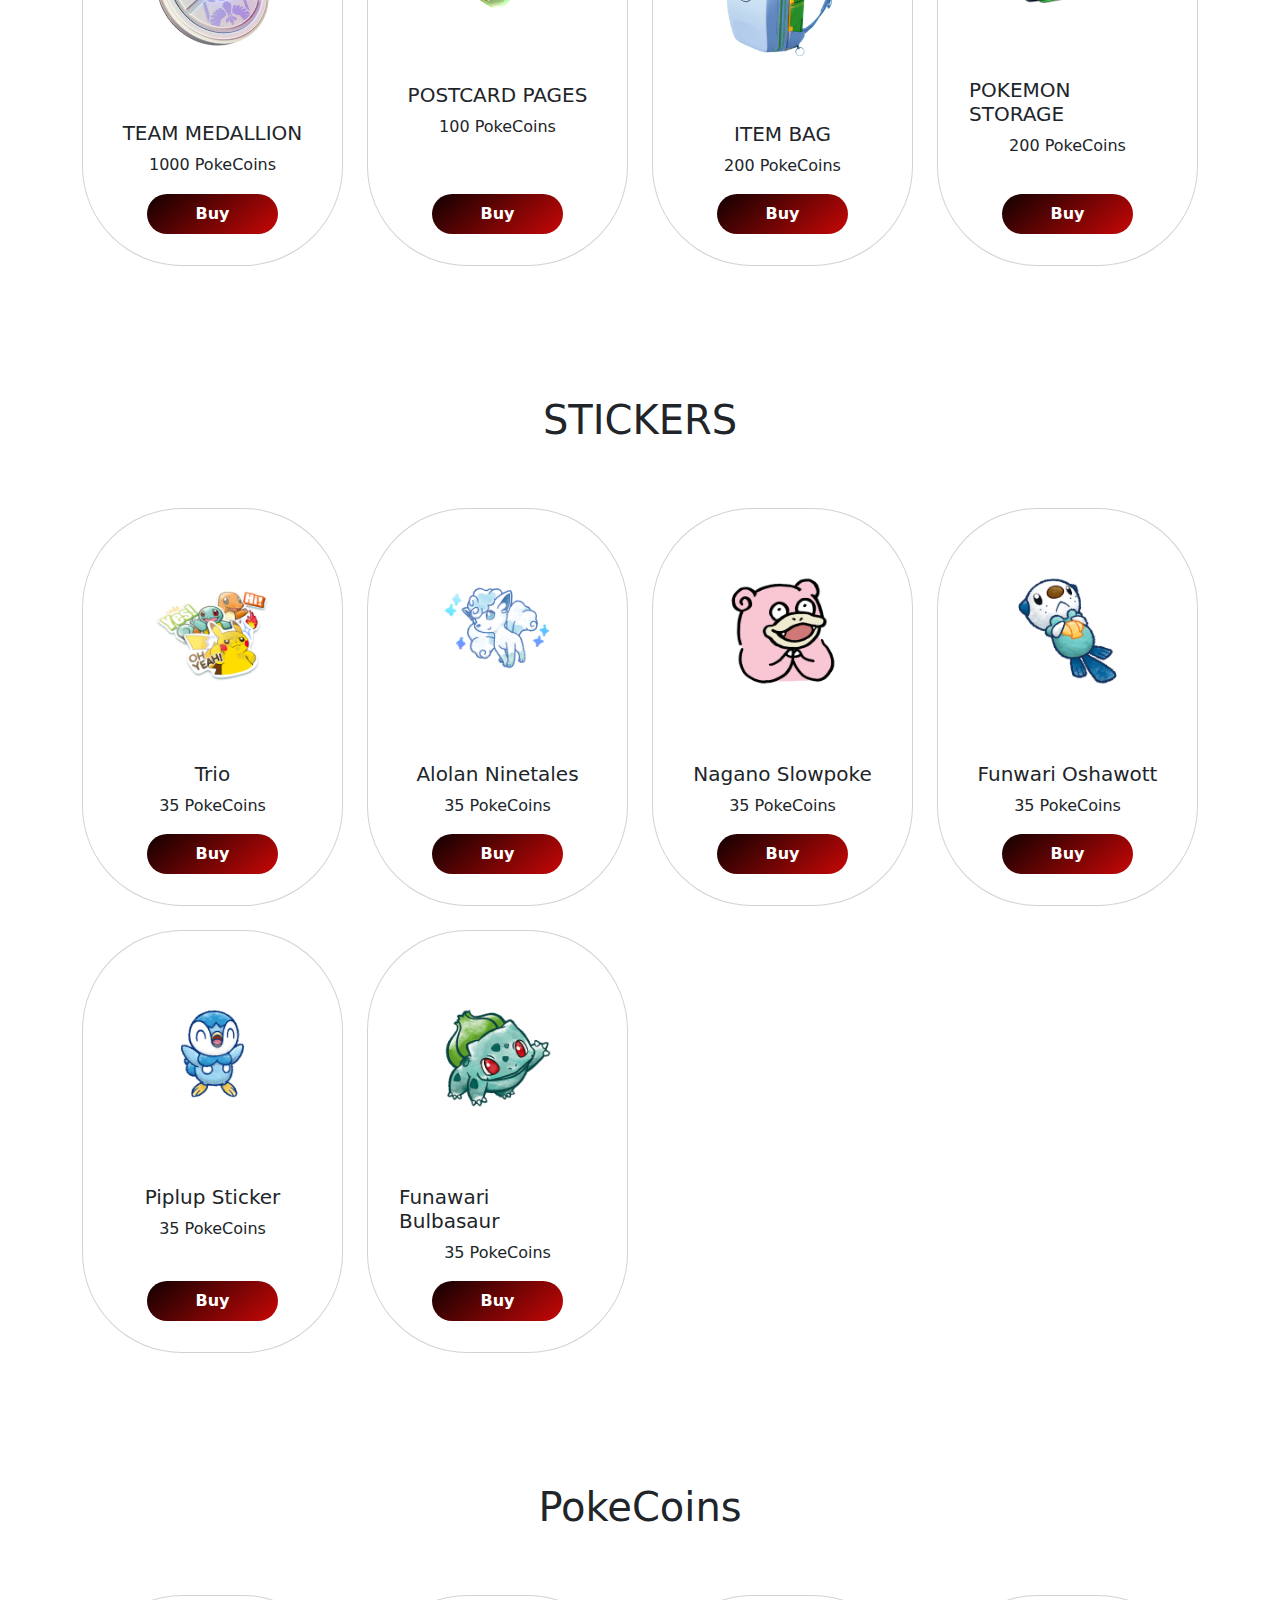
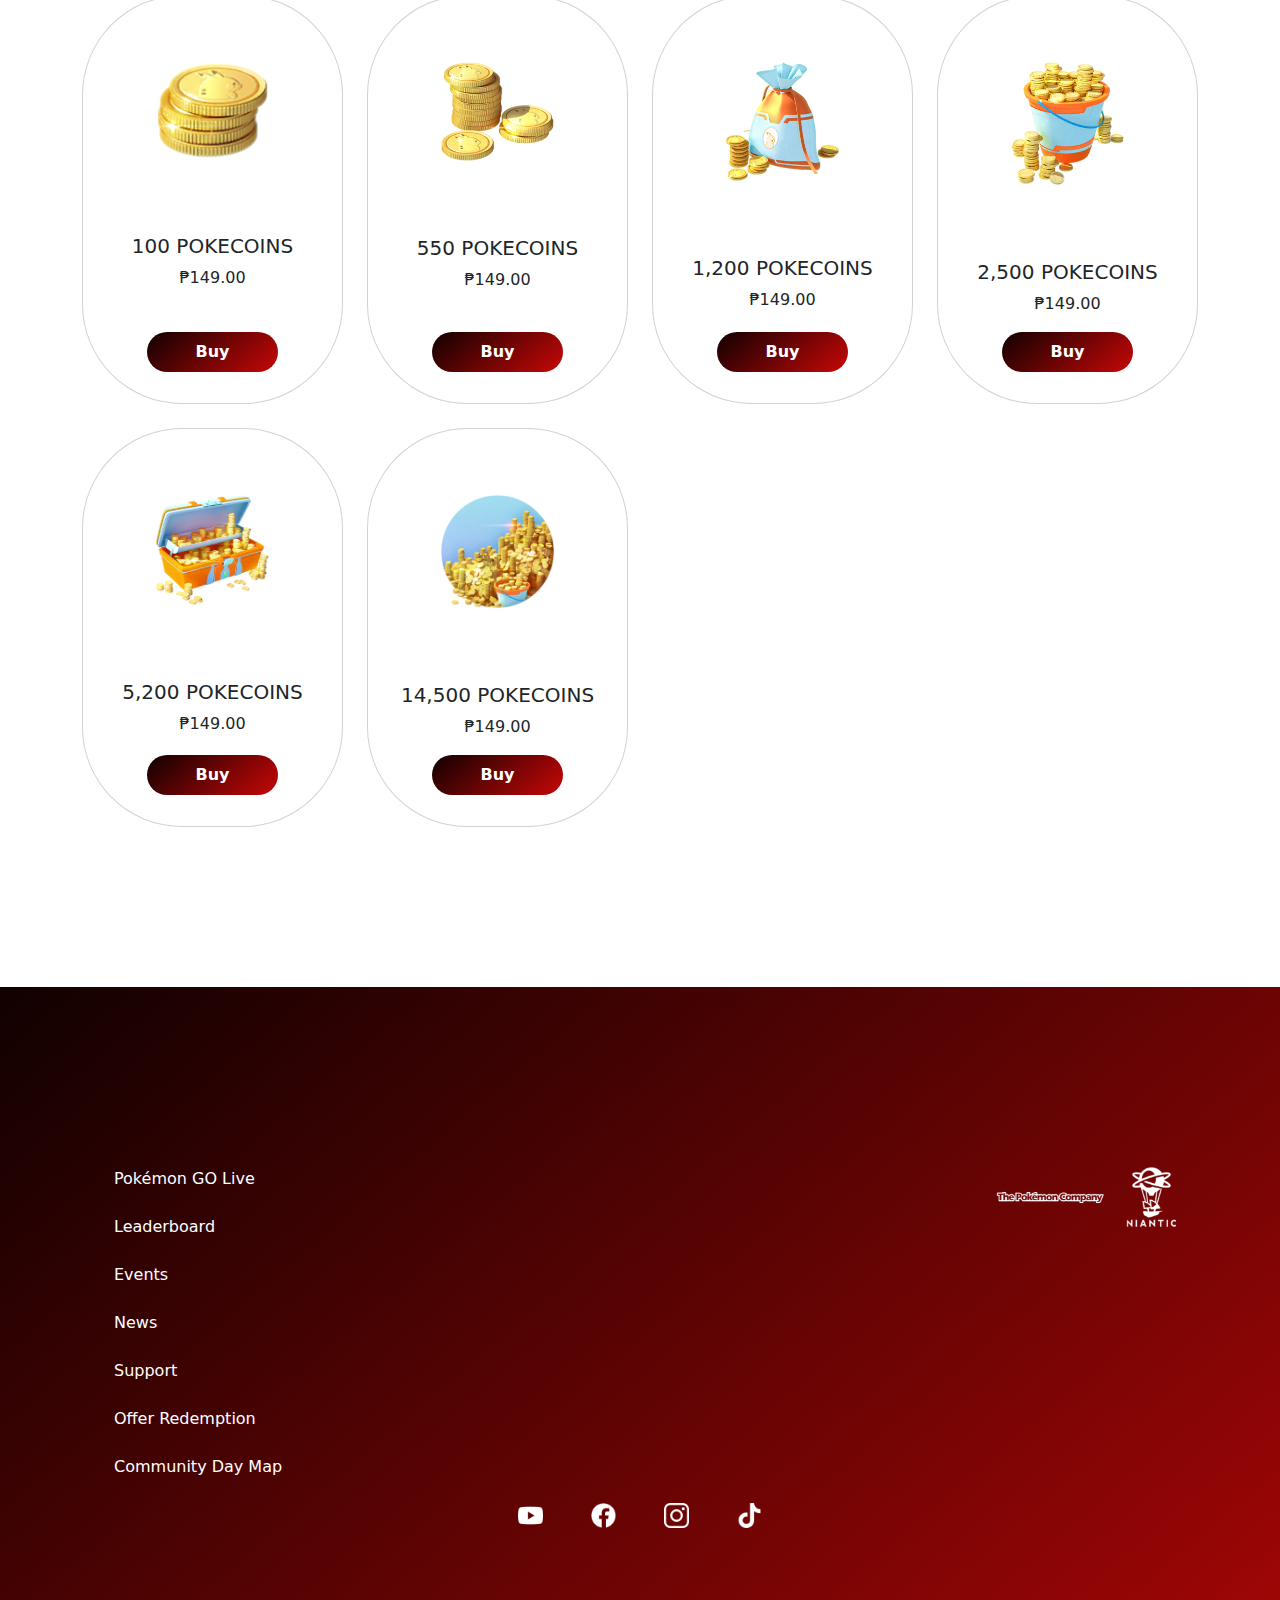
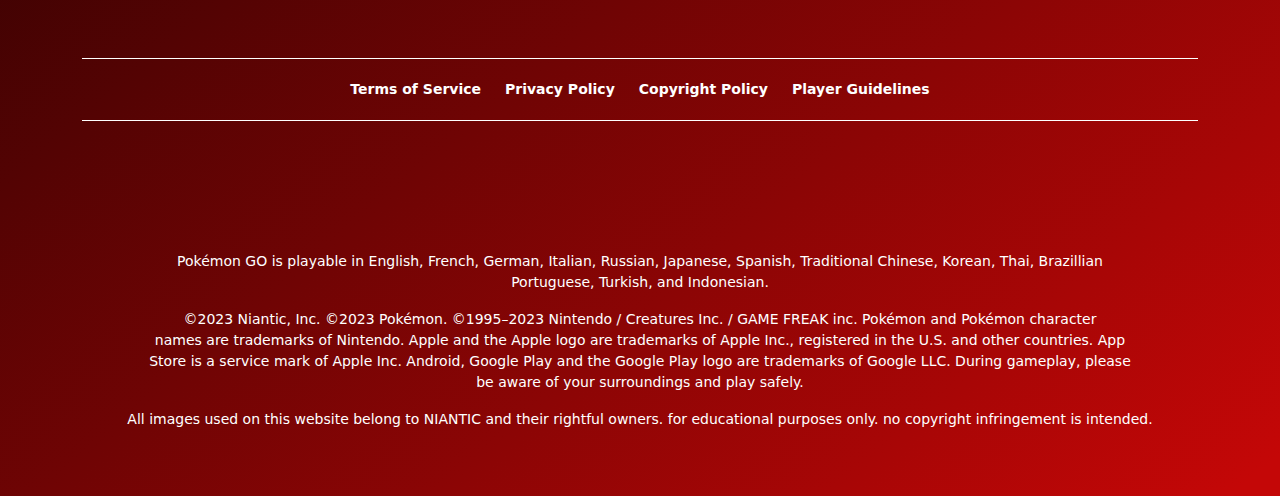
<file: html/loggedinhome.html>
<!DOCTYPE html>
<html lang="en">
	<head>
		<meta charset="UTF-8" />
		<meta name="viewport" content="width=device-width, initial-scale=1.0" />
		<link
			rel="shortcut icon"
			href="https://storage.googleapis.com/platform-webstore-rel-assets/pgo/site_assets/favicon.ico"
		/>
		<link
			href="https://cdn.jsdelivr.net/npm/bootstrap@5.3.3/dist/css/bootstrap.min.css"
			rel="stylesheet"
			integrity="sha384-QWTKZyjpPEjISv5WaRU9OFeRpok6YctnYmDr5pNlyT2bRjXh0JMhjY6hW+ALEwIH"
			crossorigin="anonymous"
		/>
		<link rel="stylesheet" type="text/css" href="../css/storestyle.css" />
		<title>Pokemon Go Store</title>
	</head>
	<body>
		<header>
			<div class="header fixed-top">
				<nav
					class="navbar d-flex flex-wrapd-flex flex-wrap navbar bg-body-tertiary mx-5"
				>
					<div class="container-fluid mx-5">
						<a class="navbar-brand" href="index.html">
							<img src="../assets/LOGO/logo.png" alt="logo.png" />
							Web Store
						</a>

						<div class="d-flex flex-wrapd-flex flex-wrap">
							<button
								type="button"
								class="btn btn-primary me-3 px-4 py-3"
								onclick="window.location.href='index.html'"
							>
								Home
							</button>
							<button
								type="button"
								class="btn btn-primary me-3 px-4 py-3"
								onclick="window.location.href='store.html'"
							>
								Store
							</button>
							<button
								type="button"
								class="btn btn-primary me-3 px-4 py-3"
								onclick="window.location.href='signup.html'"
							>
								Sign Up
							</button>
							<button
								type="button"
								class="btn btn-primary px-4 py-3"
								onclick="window.location.href='login.html'"
							>
								Log In
							</button>
						</div>

						<!--hamburger icon aka zarks-->
						<button
							class="navbar-toggler zarks"
							type="button"
							data-bs-toggle="offcanvas"
							data-bs-target="#offcanvasNavbar"
							aria-controls="offcanvasNavbar"
							aria-label="Toggle navigation"
						>
							<span class="navbar-toggler-icon"></span>
						</button>
						<div
							class="offcanvas offcanvas-end"
							tabindex="-1"
							id="offcanvasNavbar"
							aria-labelledby="offcanvasNavbarLabel"
						>
							<div class="offcanvas-header">
								<a class="navbar-brand">
									<img src="../assets/LOGO/logo.png" alt="logo.png" />
									Web Store
								</a>

								<button
									type="button"
									class="btn-close"
									data-bs-dismiss="offcanvas"
									aria-label="Close"
								></button>
							</div>
							<div class="offcanvas-body">
								<button
									type="button"
									class="navbtn btn-primary me-3 px-4 py-3"
									onclick="window.location.href='index.html'"
								>
									Home
								</button>
								<button
									type="button"
									class="navbtn btn-primary me-3 px-4 py-3"
									onclick="window.location.href='store.html'"
								>
									Store
								</button>
								<button
									type="button"
									class="navbtn btn-primary me-3 px-4 py-3"
									onclick="window.location.href='signup.html'"
								>
									Sign Up
								</button>
								<button
									type="button"
									class="navbtn btn-primary me-3 px-4 py-3"
									onclick="window.location.href='login.html'"
								>
									Log In
								</button>
							</div>
						</div>
					</div>
					<!--near end of nav-->
				</nav>
			</div>
		</header>

		<div class="container">
			<h1 class="text-center">Items</h1>
			<div class="row row-cols-1 row-cols-md-4 g-4" style="margin-top: 40px">
				<div class="col">
					<div class="card h-100">
						<img
							id="pokeball_20"
							src="../assets/ITEMS/pokeball_20.png"
							class="card-img-top"
							alt="..."
						/>
						<div class="card-body">
							<h5 class="card-title mt-2">20 PokéBalls</h5>
							<p class="card-text">250 PokeCoins</p>
							<button
								type="button"
								class="btn btn-primary px-5 py-2"
								onclick="promptLogin()"
							>
								Buy
							</button>
						</div>
					</div>
				</div>

				<div class="col">
					<div class="card h-100">
						<img
							id="pokeball_100"
							src="../assets/ITEMS/pokeball_100.png"
							class="card-img-top"
							alt="..."
						/>
						<div class="card-body">
							<h5 class="card-title mt-2">100 PokéBalls</h5>
							<p class="card-text">460 PokeCoins</p>
							<button
								type="button"
								class="btn btn-primary px-5 py-2"
								onclick="promptLogin()"
							>
								Buy
							</button>
						</div>
					</div>
				</div>

				<div class="col">
					<div class="card h-100">
						<img
							id="pokeball_200"
							src="../assets/ITEMS/pokeball_200.png"
							class="card-img-top"
							alt="..."
						/>
						<div class="card-body">
							<h5 class="card-title mt-2">200 PokéBalls</h5>

							<p class="card-text">800 PokeCoins</p>
							<button
								type="button"
								class="btn btn-primary px-5 py-2"
								onclick="promptLogin()"
							>
								Buy
							</button>
						</div>
					</div>
				</div>

				<div class="col">
					<div class="card h-100">
						<img
							id="EggIncubator"
							src="../assets/ITEMS/EggIncubator.png"
							class="card-img-top"
							alt="..."
						/>
						<div class="card-body">
							<h5 class="card-title mt-2">1 Egg Incubator</h5>
							<p class="card-text">150 PokeCoins</p>
							<button
								type="button"
								class="btn btn-primary px-5 py-2"
								onclick="promptLogin()"
							>
								Buy
							</button>
						</div>
					</div>
				</div>

				<div class="col">
					<div class="card h-100">
						<img
							id="EggIncSuper"
							src="../assets/ITEMS/EggIncubatorSuper.png"
							class="card-img-top"
							alt="..."
						/>
						<div class="card-body">
							<h5 class="card-title mt-2">1 Egg Incubator Super</h5>
							<p class="card-text">200 PokeCoins</p>
							<button
								type="button"
								class="btn btn-primary px-5 py-2"
								onclick="promptLogin()"
							>
								Buy
							</button>
						</div>
					</div>
				</div>

				<div class="col">
					<div class="card h-100">
						<img
							id="MaxRev_6"
							src="../assets/ITEMS/maxrevive_6.png"
							class="card-img-top"
							alt="..."
						/>
						<div class="card-body">
							<h5 class="card-title mt-2">6 Max Revive</h5>

							<p class="card-text">180 PokeCoins</p>
							<button
								type="button"
								class="btn btn-primary px-5 py-2"
								onclick="promptLogin()"
							>
								Buy
							</button>
						</div>
					</div>
				</div>
				<div class="col">
					<div class="card h-100">
						<img
							id="MaxPotion"
							src="../assets/ITEMS/maxpotion_10.png"
							class="card-img-top"
							alt="..."
						/>
						<div class="card-body">
							<h5 class="card-title mt-2">10 Max Potions</h5>

							<p class="card-text">200PokeCoins</p>
							<button
								type="button"
								class="btn btn-primary px-5 py-2"
								onclick="promptLogin()"
							>
								Buy
							</button>
						</div>
					</div>
				</div>
				<div class="col">
					<div class="card h-100">
						<img
							id="Incense1"
							src="../assets/ITEMS/Incense_1.png"
							class="card-img-top"
							alt="..."
						/>
						<div class="card-body">
							<h5 class="card-title mt-2">1 Incense</h5>

							<p class="card-text">40 PokeCoins</p>
							<button
								type="button"
								class="btn btn-primary px-5 py-2"
								onclick="promptLogin()"
							>
								Buy
							</button>
						</div>
					</div>
				</div>
				<div class="col">
					<div class="card h-100">
						<img
							id="Incense8"
							src="../assets/ITEMS/Incense_8.png"
							class="card-img-top"
							alt="..."
						/>
						<div class="card-body">
							<h5 class="card-title mt-2">8 Incense</h5>

							<p class="card-text">250 PokeCoins</p>
							<button
								type="button"
								class="btn btn-primary px-5 py-2"
								onclick="promptLogin()"
							>
								Buy
							</button>
						</div>
					</div>
				</div>
				<div class="col">
					<div class="card h-100">
						<img
							id="luckyegg1"
							src="../assets/ITEMS/luckyegg_1.png"
							class="card-img-top"
							alt="..."
						/>
						<div class="card-body">
							<h5 class="card-title mt-2">1 Lucky Egg</h5>

							<p class="card-text">80 PokeCoins</p>
							<button
								type="button"
								class="btn btn-primary px-5 py-2"
								onclick="promptLogin()"
							>
								Buy
							</button>
						</div>
					</div>
				</div>
				<div class="col">
					<div class="card h-100">
						<img
							id="luckyegg8"
							src="../assets/ITEMS/luckyegg_8.png"
							class="card-img-top"
							alt="..."
						/>
						<div class="card-body">
							<h5 class="card-title mt-2">8 Lucky Egg</h5>

							<p class="card-text">500 PokeCoins</p>
							<button
								type="button"
								class="btn btn-primary px-5 py-2"
								onclick="promptLogin()"
							>
								Buy
							</button>
						</div>
					</div>
				</div>
				<div class="col">
					<div class="card h-100">
						<img
							id="luremod"
							src="../assets/ITEMS/lure_module.png"
							class="card-img-top"
							alt="..."
						/>
						<div class="card-body">
							<h5 class="card-title mt-2">Lure Module</h5>

							<p class="card-text">100 PokeCoins</p>
							<button
								type="button"
								class="btn btn-primary px-5 py-2"
								onclick="promptLogin()"
							>
								Buy
							</button>
						</div>
					</div>
				</div>
				<div class="col">
					<div class="card h-100">
						<img
							id="luremod_8"
							src="../assets/ITEMS/lure_module_8.png"
							class="card-img-top"
							alt="..."
						/>
						<div class="card-body">
							<h5 class="card-title mt-2">8 Lure Module</h5>

							<p class="card-text">680 PokeCoins</p>
							<button
								type="button"
								class="btn btn-primary px-5 py-2"
								onclick="promptLogin()"
							>
								Buy
							</button>
						</div>
					</div>
				</div>
				<div class="col">
					<div class="card h-100">
						<img
							id="magneticmod"
							src="../assets/ITEMS/magnetic_module.png"
							class="card-img-top"
							alt="..."
						/>
						<div class="card-body">
							<h5 class="card-title mt-2">1 Magnetic Module</h5>

							<p class="card-text">180 PokeCoins</p>
							<button
								type="button"
								class="btn btn-primary px-5 py-2"
								onclick="promptLogin()"
							>
								Buy
							</button>
						</div>
					</div>
				</div>
				<div class="col">
					<div class="card h-100">
						<img
							id="mossymod"
							src="../assets/ITEMS/mossy_module.png"
							class="card-img-top"
							alt="..."
						/>
						<div class="card-body">
							<h5 class="card-title mt-2">1 Mossy Module</h5>

							<p class="card-text">180 PokeCoins</p>
							<button
								type="button"
								class="btn btn-primary px-5 py-2"
								onclick="promptLogin()"
							>
								Buy
							</button>
						</div>
					</div>
				</div>
				<div class="col">
					<div class="card h-100">
						<img
							id="poff"
							src="../assets/ITEMS/poffin.png"
							class="card-img-top"
							alt="..."
						/>
						<div class="card-body">
							<h5 class="card-title mt-2">1 Poffin</h5>

							<p class="card-text">100 PokeCoins</p>
							<button
								type="button"
								class="btn btn-primary px-5 py-2"
								onclick="promptLogin()"
							>
								Buy
							</button>
						</div>
					</div>
				</div>
				<div class="col">
					<div class="card h-100">
						<img
							id="PBP1"
							src="../assets/ITEMS/premium_bp_1.png"
							class="card-img-top"
							alt="..."
						/>
						<div class="card-body">
							<h5 class="card-title mt-2">Premium BP</h5>

							<p class="card-text">100 PokeCoins</p>
							<button
								type="button"
								class="btn btn-primary px-5 py-2"
								onclick="promptLogin()"
							>
								Buy
							</button>
						</div>
					</div>
				</div>
				<div class="col">
					<div class="card h-100">
						<img
							id="PBP3"
							src="../assets/ITEMS/premium_bp_3.png"
							class="card-img-top"
							alt="..."
						/>
						<div class="card-body">
							<h5 class="card-title mt-2">3 Premium BP</h5>

							<p class="card-text">250 PokeCoins</p>
							<button
								type="button"
								class="btn btn-primary px-5 py-2"
								onclick="promptLogin()"
							>
								Buy
							</button>
						</div>
					</div>
				</div>
				<div class="col">
					<div class="card h-100">
						<img
							id="rainymod"
							src="../assets/ITEMS/rainy_module.png"
							class="card-img-top"
							alt="..."
						/>
						<div class="card-body">
							<h5 class="card-title mt-2">Rainy Module</h5>

							<p class="card-text">180 PokeCoins</p>
							<button
								type="button"
								class="btn btn-primary px-5 py-2"
								onclick="promptLogin()"
							>
								Buy
							</button>
						</div>
					</div>
				</div>
				<div class="col">
					<div class="card h-100">
						<img
							id="RRP1"
							src="../assets/ITEMS/remote_raid_pass_1.png"
							class="card-img-top"
							alt="..."
						/>
						<div class="card-body">
							<h5 class="card-title mt-2">1 Remote Raid Pass</h5>

							<p class="card-text">195 PokeCoins</p>
							<button
								type="button"
								class="btn btn-primary px-5 py-2"
								onclick="promptLogin()"
							>
								Buy
							</button>
						</div>
					</div>
				</div>
				<div class="col">
					<div class="card h-100">
						<img
							id="RRP3"
							src="../assets/ITEMS/remote_raid_pass_3.png"
							class="card-img-top"
							alt="..."
						/>
						<div class="card-body">
							<h5 class="card-title mt-2">3 Remote Raid Pass</h5>

							<p class="card-text">525 PokeCoins</p>
							<button
								type="button"
								class="btn btn-primary px-5 py-2"
								onclick="promptLogin()"
							>
								Buy
							</button>
						</div>
					</div>
				</div>
				<div class="col">
					<div class="card h-100">
						<img
							id="RR"
							src="../assets/ITEMS/rocket_radar.png"
							class="card-img-top"
							alt="..."
						/>
						<div class="card-body">
							<h5 class="card-title mt-2">1 Rocket Radar</h5>

							<p class="card-text">100 PokeCoins</p>
							<button
								type="button"
								class="btn btn-primary px-5 py-2"
								onclick="promptLogin()"
							>
								Buy
							</button>
						</div>
					</div>
				</div>
				<div class="col">
					<div class="card h-100">
						<img
							id="SP1"
							src="../assets/ITEMS/starpiece_1.png"
							class="card-img-top"
							alt="..."
						/>
						<div class="card-body">
							<h5 class="card-title mt-2">Star Piece</h5>

							<p class="card-text">100 PokeCoins</p>
							<button
								type="button"
								class="btn btn-primary px-5 py-2"
								onclick="promptLogin()"
							>
								Buy
							</button>
						</div>
					</div>
				</div>
				<div class="col">
					<div class="card h-100">
						<img
							id="SP8"
							src="../assets/ITEMS/starpiece_8.png"
							class="card-img-top"
							alt="..."
						/>
						<div class="card-body">
							<h5 class="card-title mt-2">8 Star Piece</h5>

							<p class="card-text">640 PokeCoins</p>
							<button
								type="button"
								class="btn btn-primary px-5 py-2"
								onclick="promptLogin()"
							>
								Buy
							</button>
						</div>
					</div>
				</div>
			</div>
		</div>

		<div class="container">
			<h1 class="text-center">UPGRADES</h1>
			<div class="row row-cols-1 row-cols-md-4 g-4" style="margin-top: 40px">
				<div class="col">
					<div class="card h-100">
						<img
							id="TM"
							src="../assets/UPGRADES/Item_1406.png"
							class="card-img-top"
							alt="..."
						/>
						<div class="card-body">
							<h5 class="card-title mt-2">TEAM MEDALLION</h5>

							<p class="card-text">1000 PokeCoins</p>
							<button
								type="button"
								class="btn btn-primary px-5 py-2"
								onclick="promptLogin()"
							>
								Buy
							</button>
						</div>
					</div>
				</div>
				<div class="col">
					<div class="card h-100">
						<img
							id="IPCS"
							src="../assets/UPGRADES/Item_postcardstorageupgrade.1.png"
							class="card-img-top"
							alt="..."
						/>
						<div class="card-body">
							<h5 class="card-title mt-2">POSTCARD PAGES</h5>

							<p class="card-text">100 PokeCoins</p>
							<button
								type="button"
								class="btn btn-primary px-5 py-2"
								onclick="promptLogin()"
							>
								Buy
							</button>
						</div>
					</div>
				</div>
				<div class="col">
					<div class="card h-100">
						<img
							id="ISU"
							src="../assets/UPGRADES/itemstorageupgrade.1.png"
							class="card-img-top"
							alt="..."
						/>
						<div class="card-body">
							<h5 class="card-title mt-2">ITEM BAG</h5>

							<p class="card-text">200 PokeCoins</p>
							<button
								type="button"
								class="btn btn-primary px-5 py-2"
								onclick="promptLogin()"
							>
								Buy
							</button>
						</div>
					</div>
				</div>
				<div class="col">
					<div class="card h-100">
						<img
							id="PSU"
							src="../assets/UPGRADES/pokemonstorageupgrade.1.png"
							class="card-img-top"
							alt="..."
						/>
						<div class="card-body">
							<h5 class="card-title mt-2">POKEMON STORAGE</h5>

							<p class="card-text">200 PokeCoins</p>
							<button
								type="button"
								class="btn btn-primary px-5 py-2"
								onclick="promptLogin()"
							>
								Buy
							</button>
						</div>
					</div>
				</div>
			</div>
		</div>

		<div class="container">
			<h1 class="text-center">STICKERS</h1>
			<div class="row row-cols-1 row-cols-md-4 g-4" style="margin-top: 40px">
				<div class="col">
					<div class="card h-100">
						<img
							id="SP8"
							src="../assets/STICKERS/Sticker.png"
							class="card-img-top"
							alt="..."
						/>
						<div class="card-body">
							<h5 class="card-title mt-2">Trio</h5>

							<p class="card-text">35 PokeCoins</p>
							<button
								type="button"
								class="btn btn-primary px-5 py-2 buy-button"
							>
								Buy
							</button>
						</div>
					</div>
				</div>
				<div class="col">
					<div class="card h-100">
						<img
							id="SP8"
							src="../assets/STICKERS/sticker_funwari_02_0608.png"
							class="card-img-top"
							alt="..."
						/>
						<div class="card-body">
							<h5 class="card-title mt-2">Alolan Ninetales</h5>

							<p class="card-text">35 PokeCoins</p>
							<button
								type="button"
								class="btn btn-primary px-5 py-2 buy-button"
							>
								Buy
							</button>
						</div>
					</div>
				</div>
				<div class="col">
					<div class="card h-100">
						<img
							id="SP8"
							src="../assets/STICKERS/sticker_nagano_11.png"
							class="card-img-top"
							alt="..."
						/>
						<div class="card-body">
							<h5 class="card-title mt-2">Nagano Slowpoke</h5>

							<p class="card-text">35 PokeCoins</p>
							<button
								type="button"
								class="btn btn-primary px-5 py-2 buy-button"
							>
								Buy
							</button>
						</div>
					</div>
				</div>
				<div class="col">
					<div class="card h-100">
						<img
							id="SP8"
							src="../assets/STICKERS/sticker_funwari_20.png"
							class="card-img-top"
							alt="..."
						/>
						<div class="card-body">
							<h5 class="card-title mt-2">Funwari Oshawott</h5>

							<p class="card-text">35 PokeCoins</p>
							<button
								type="button"
								class="btn btn-primary px-5 py-2 buy-button"
							>
								Buy
							</button>
						</div>
					</div>
				</div>
				<div class="col">
					<div class="card h-100">
						<img
							id="SP8"
							src="../assets/STICKERS/sticker_diamondPearlPiplup.png"
							class="card-img-top"
							alt="..."
						/>
						<div class="card-body">
							<h5 class="card-title mt-2">Piplup Sticker</h5>

							<p class="card-text">35 PokeCoins</p>
							<button
								type="button"
								class="btn btn-primary px-5 py-2 buy-button"
							>
								Buy
							</button>
						</div>
					</div>
				</div>
				<div class="col">
					<div class="card h-100">
						<img
							id="SP8"
							src="../assets/STICKERS/sticker_funawari_04_312.png"
							class="card-img-top"
							alt="..."
						/>
						<div class="card-body">
							<h5 class="card-title mt-2">Funawari Bulbasaur</h5>

							<p class="card-text">35 PokeCoins</p>
							<button
								type="button"
								class="btn btn-primary px-5 py-2 buy-button"
							>
								Buy
							</button>
						</div>
					</div>
				</div>
			</div>
		</div>

		<div class="container">
			<h1 class="text-center">PokeCoins</h1>
			<div class="row row-cols-1 row-cols-md-4 g-4" style="margin-top: 40px">
				<div class="col">
					<div class="card h-100">
						<img
							id="C1"
							src="../assets/POKECOINS/Item_COIN_HANDFUL_01.png"
							class="card-img-top"
							alt="..."
						/>
						<div class="card-body">
							<h5 class="card-title mt-2">100 POKECOINS</h5>

							<p class="card-text">₱149.00</p>
							<button
								type="button"
								class="btn btn-primary px-5 py-2"
								onclick="promptLogin()"
							>
								Buy
							</button>
						</div>
					</div>
				</div>
				<div class="col">
					<div class="card h-100">
						<img
							id="C2"
							src="../assets/POKECOINS/Item_COIN_STACK_01.png"
							class="card-img-top"
							alt="..."
						/>
						<div class="card-body">
							<h5 class="card-title mt-2">550 POKECOINS</h5>

							<p class="card-text">₱149.00</p>
							<button
								type="button"
								class="btn btn-primary px-5 py-2"
								onclick="promptLogin()"
							>
								Buy
							</button>
						</div>
					</div>
				</div>
				<div class="col">
					<div class="card h-100">
						<img
							id="C3"
							src="../assets/POKECOINS/Item_COIN_POUCH_01.png"
							class="card-img-top"
							alt="..."
						/>
						<div class="card-body">
							<h5 class="card-title mt-2">1,200 POKECOINS</h5>

							<p class="card-text">₱149.00</p>
							<button
								type="button"
								class="btn btn-primary px-5 py-2"
								onclick="promptLogin()"
							>
								Buy
							</button>
						</div>
					</div>
				</div>
				<div class="col">
					<div class="card h-100">
						<img
							id="C4"
							src="../assets/POKECOINS/Item_COIN_BUCKET_01.png"
							class="card-img-top"
							alt="..."
						/>
						<div class="card-body">
							<h5 class="card-title mt-2">2,500 POKECOINS</h5>

							<p class="card-text">₱149.00</p>
							<button
								type="button"
								class="btn btn-primary px-5 py-2"
								onclick="promptLogin()"
							>
								Buy
							</button>
						</div>
					</div>
				</div>
				<div class="col">
					<div class="card h-100">
						<img
							id="C5"
							src="../assets/POKECOINS/Item_COIN_BOX_01.png"
							class="card-img-top"
							alt="..."
						/>
						<div class="card-body">
							<h5 class="card-title mt-2">5,200 POKECOINS</h5>

							<p class="card-text">₱149.00</p>
							<button
								type="button"
								class="btn btn-primary px-5 py-2"
								onclick="promptLogin()"
							>
								Buy
							</button>
						</div>
					</div>
				</div>
				<div class="col">
					<div class="card h-100">
						<img
							id="C6"
							src="../assets/POKECOINS/Item_COIN_HEAP_01.png"
							class="card-img-top"
							alt="..."
						/>
						<div class="card-body">
							<h5 class="card-title mt-2">14,500 POKECOINS</h5>

							<p class="card-text">₱149.00</p>
							<button
								type="button"
								class="btn btn-primary px-5 py-2"
								onclick="promptLogin()"
							>
								Buy
							</button>
						</div>
					</div>
				</div>
			</div>
		</div>

		<footer class="footer">
			<div class="container">
				<div class="rows">
					<div class="footer_logo">
						<a href="https://nianticlabs.com/"
							><img src="../assets/LOGO/footer-logo.png"
						/></a>
					</div>
					<div class="footer-col">
						<ul>
							<li class="mb-4">
								<a href="https://pokemongolive.com/">Pokémon GO Live</a>
							</li>
							<li class="mb-4">
								<a href="https://pokemongolive.com/leaderboard"
									>Leaderboard</a
								>
							</li>
							<li class="mb-4">
								<a href="https://pokemongolive.com/events">Events</a>
							</li>
							<li class="mb-4">
								<a href="https://pokemongolive.com/news">News</a>
							</li>
						</ul>
						<ul>
							<li class="mb-4">
								<a href="https://store.pokemongolive.com/support">Support</a>
							</li>
							<li class="mb-4">
								<a href="https://rewards.nianticlabs.com/pokemongo"
									>Offer Redemption</a
								>
							</li>
							<li class="mb-4">
								<a href="https://pokemongolive.com/community-day/map"
									>Community Day Map</a
								>
							</li>
						</ul>
					</div>
					<div class="container gap-5 social_links mt-4 mb-5">
						<a href="https://www.youtube.com/channel/UCA698bls2pjQyiqP9N-iaeg"
							><img src="../assets/LOGO/youtube.png"
						/></a>
						<a href="https://www.facebook.com/PokemonGO/"
							><img src="../assets/LOGO/facebook.png"
						/></a>
						<a href="https://www.instagram.com/pokemongoapp/"
							><img src="../assets/LOGO/instagram.png"
						/></a>
						<a href="https://www.tiktok.com/@pokemongo"
							><img src="../assets/LOGO/tik-tok.png"
						/></a>
					</div>
					<div class="container gap-4 terms mb-5">
						<a href="https://nianticlabs.com/terms">Terms of Service</a>
						<a href="https://nianticlabs.com/privacy">Privacy Policy</a>
						<a href="https://nianticlabs.com/copyright">Copyright Policy</a>
						<a href="https://nianticlabs.com/guidelines">Player Guidelines</a>
					</div>
					<div class="container text">
						<p>
							Pokémon GO is playable in English, French, German, Italian,
							Russian, Japanese, Spanish, Traditional Chinese, Korean, Thai,
							Brazillian<br />
							Portuguese, Turkish, and Indonesian.
						</p>
						<p>
							©2023 Niantic, Inc. ©2023 Pokémon. ©1995–2023 Nintendo /
							Creatures Inc. / GAME FREAK inc. Pokémon and Pokémon
							character<br />
							names are trademarks of Nintendo. Apple and the Apple logo are
							trademarks of Apple Inc., registered in the U.S. and other
							countries. App<br />
							Store is a service mark of Apple Inc. Android, Google Play and
							the Google Play logo are trademarks of Google LLC. During
							gameplay, please<br />
							be aware of your surroundings and play safely.
						</p>
						<p>
							All images used on this website belong to NIANTIC and their
							rightful owners. for educational purposes only. no copyright
							infringement is intended.
						</p>
					</div>
				</div>
			</div>
		</footer>
		
		<script>
			window.addEventListener('scroll', function () {
				const header = document.querySelector('.header');
				if (scrollY > 0) {
					header.classList.add('active');
				} else {
					header.classList.remove('active');
				}
			});
		</script>
		<script
			src="https://cdn.jsdelivr.net/npm/bootstrap@5.3.3/dist/js/bootstrap.bundle.min.js"
			integrity="sha384-YvpcrYf0tY3lHB60NNkmXc5s9fDVZLESaAA55NDzOxhy9GkcIdslK1eN7N6jIeHz"
			crossorigin="anonymous"
		></script>
		<script src="../javascript/script.js"></script>
	</body>
</html>
</file>
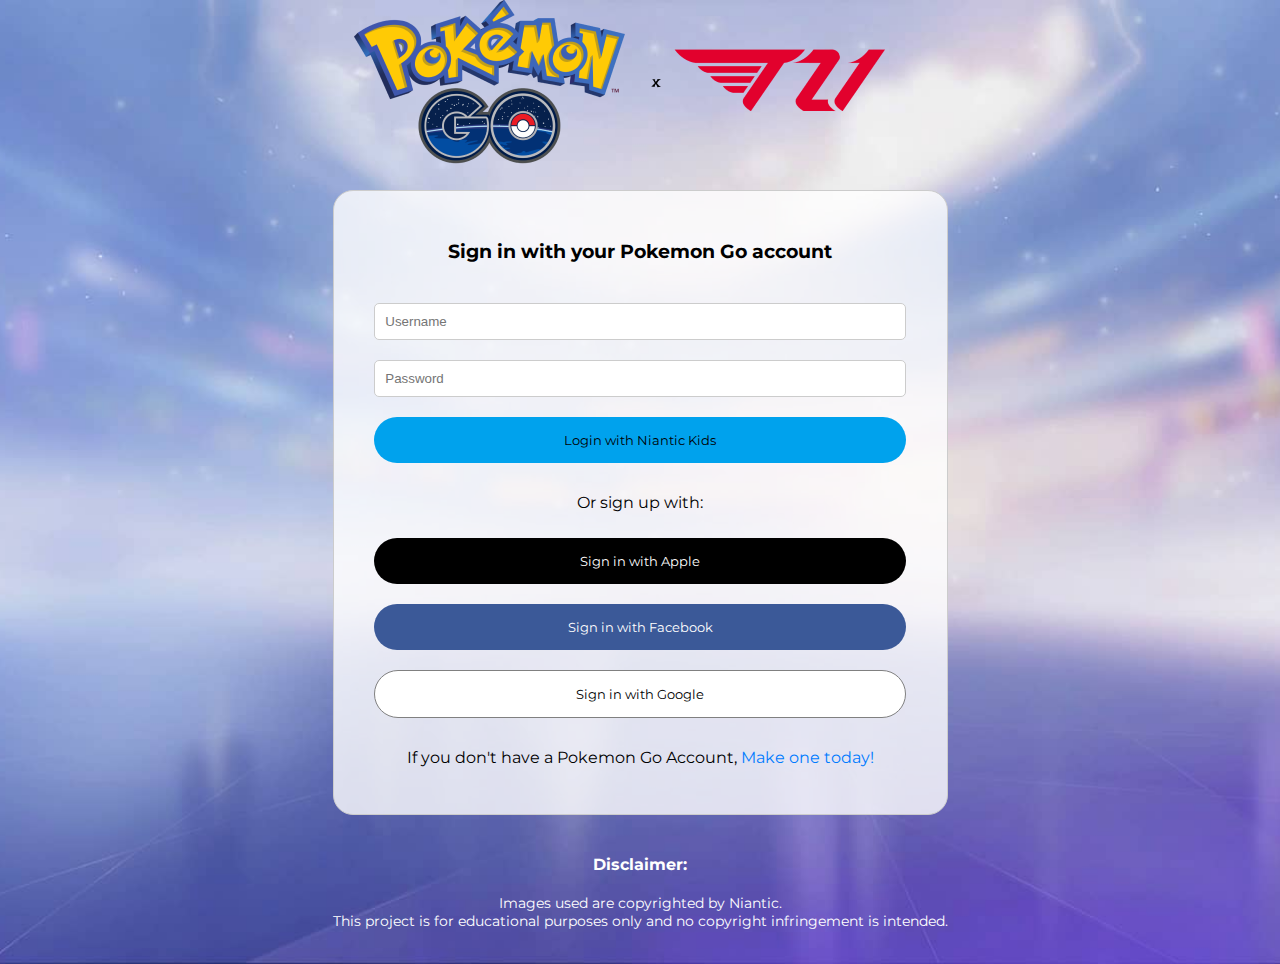
<file: html/login.html>
<!DOCTYPE html>
<html lang="en">
	<head>
		<meta charset="UTF-8" />
		<meta http-equiv="X-UA-Compatible" content="IE=edge" />
		<meta name="viewport" content="width=device-width, initial-scale=1.0" />
		<title>Login Page</title>
		<link
			rel="shortcut icon"
			href="https://storage.googleapis.com/platform-webstore-rel-assets/pgo/site_assets/favicon.ico"
		/>
		<link rel="stylesheet" href="../css/styleslog.css" />
	</head>
	<body>
		<div class="container">
			<div class="logo">
				<a href="index.html">
					<img src="../assets/LOGO/T21_Login.png" alt="Pokemon Go Logo" />
				</a>
			</div>
			<div class="login-container">
				<h3>Sign in with your Pokemon Go account</h3>
				<form id="login-form">
					<input
						type="text"
						id="username"
						name="username"
						placeholder="Username"
						required
					/>
					<input
						type="password"
						id="password"
						name="password"
						placeholder="Password"
						required
					/>
					<button
						type="button"
						class="login-btn niantic"
						onclick="validateForm()"
					>
						Login with Niantic Kids
					</button>
				</form>
				<p>Or sign up with:</p>
				<button class="login-btn apple" onclick="signInWithApple()">
					Sign in with Apple
				</button>
				<button class="login-btn facebook" onclick="signInWithFacebook()">
					Sign in with Facebook
				</button>
				<button class="login-btn google" onclick="signInWithGoogle()">
					Sign in with Google
				</button>
				<p>
					If you don't have a Pokemon Go Account,
					<a href="signup.html">Make one today!</a>
				</p>
			</div>

			<footer class="footer">
				<div class="footer-content">
					<p class="disclaimer">Disclaimer:</p>
					<p class="disclaimer-text">
						Images used are copyrighted by Niantic.<br />
						This project is for educational purposes only and no copyright
						infringement is intended.
					</p>
				</div>
			</footer>
		</div>
		<script src="../javascript/script.js"></script>

		<script>
			function validateForm() {
				var username = document.getElementById('username').value;
				var password = document.getElementById('password').value;

				if (
					username === 'SmoothOperator' &&
					password === 'NoAppendixNoProblem'
				) {
					localStorage.setItem('ignsave', 'SmoothOperator');
					localStorage.setItem(
						'emailsave',
						'carlos.decastro@scuderiaferrari.com'
					);

					window.location.href = 'loggedinhome.html';
					alert('Successfully logged in!');
				} else {
					alert('Incorrect username or password! Please try again.');
				}
			}

			function signInWithApple() {
				localStorage.setItem('ignsave', 'SmoothOperator');
				localStorage.setItem(
					'emailsave',
					'carlos.decastro@scuderiaferrari.com'
				);

				window.location.href = 'loggedinhome.html';
				alert('Successfully logged in!');
			}

			function signInWithFacebook() {
				localStorage.setItem('ignsave', 'SmoothOperator');
				localStorage.setItem(
					'emailsave',
					'carlos.decastro@scuderiaferrari.com'
				);

				window.location.href = 'loggedinhome.html';
				alert('Successfully logged in!');
			}

			function signInWithGoogle() {
				localStorage.setItem('ignsave', 'SmoothOperator');
				localStorage.setItem(
					'emailsave',
					'carlos.decastro@scuderiaferrari.com'
				);

				window.location.href = 'loggedinhome.html';
				alert('Successfully logged in!');
			}
		</script>
	</body>
</html>
</file>
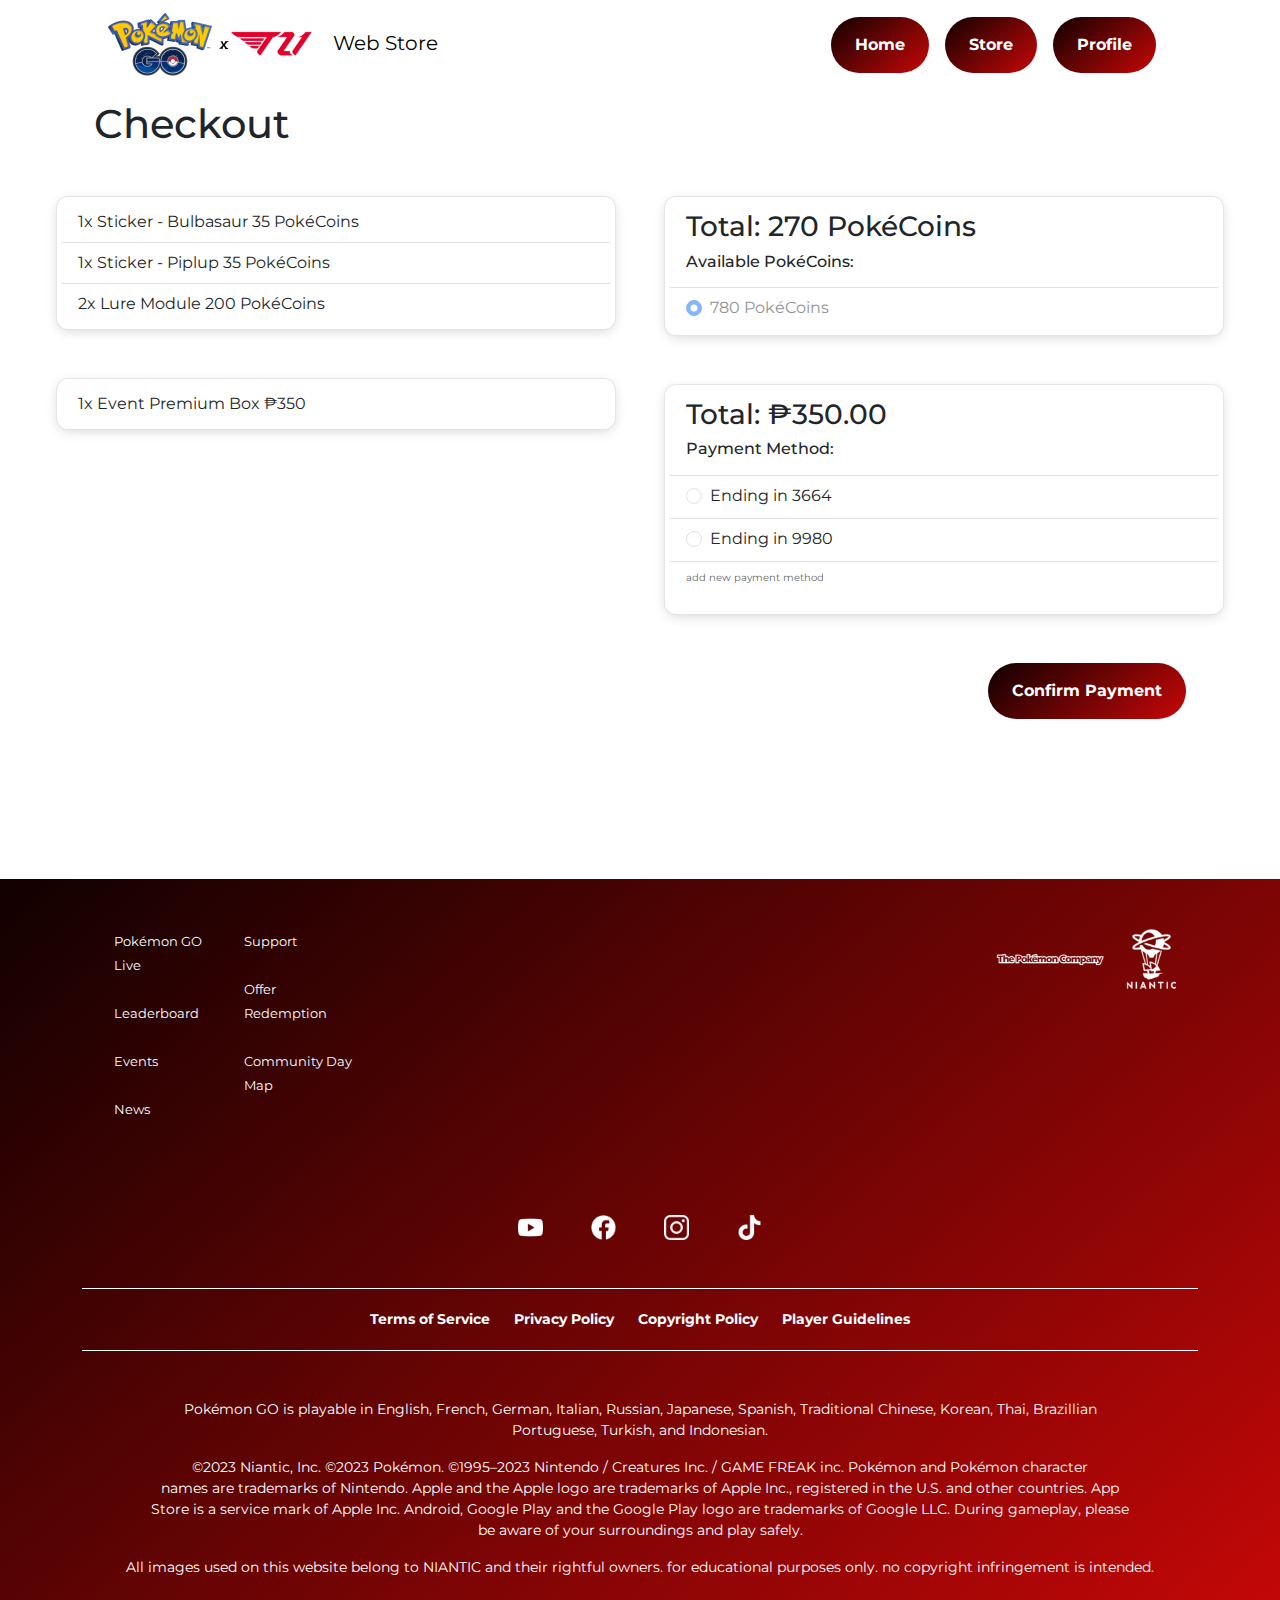
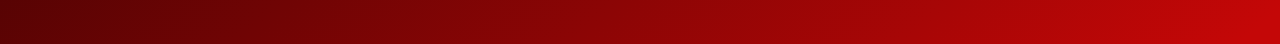
<file: html/payment.html>
<!DOCTYPE html>
<html lang="en">
<head>
    <meta charset="UTF-8">
    <meta name="viewport" content="width=device-width, initial-scale=1.0">
    <link href="https://cdn.jsdelivr.net/npm/bootstrap@5.3.3/dist/css/bootstrap.min.css" rel="stylesheet" integrity="sha384-QWTKZyjpPEjISv5WaRU9OFeRpok6YctnYmDr5pNlyT2bRjXh0JMhjY6hW+ALEwIH" crossorigin="anonymous">
    <link
    rel="shortcut icon"
    href="https://storage.googleapis.com/platform-webstore-rel-assets/pgo/site_assets/favicon.ico"
    />	
    <link rel="stylesheet" href="../css/cart.css">
    <title>Payment</title>
</head>
<body>
    <header>
        <div class="header fixed-top">
            <nav
                class="navbar d-flex flex-wrapd-flex flex-wrap navbar bg-body-tertiary mx-5"
            >
                <div class="container-fluid mx-5">
                    <a class="navbar-brand" href="loggedinhome.html">
                        <img src="../assets/LOGO/logo.png" alt="logo.png" />
                        Web Store
                    </a>

                    <div class="d-flex flex-wrapd-flex flex-wrap">
                        <button
                            type="button"
                            class="btn btn-primary me-3 px-4 py-3"
                            onclick="window.location.href='loggedinhome.html'"
                        >
                            Home
                        </button>
                        <button
                            type="button"
                            class="btn btn-primary me-3 px-4 py-3"
                            onclick="window.location.href='mainstore.html'"
                        >
                            Store
                        </button>
                        <button
                            type="button"
                            class="btn btn-primary me-3 px-4 py-3"
                            onclick="window.location.href='profile.html'"
                        >
                            Profile
                        </button>
                    </div>

                    <!--hamburger icon aka zarks-->
                    <button
                        class="navbar-toggler zarks"
                        type="button"
                        data-bs-toggle="offcanvas"
                        data-bs-target="#offcanvasNavbar"
                        aria-controls="offcanvasNavbar"
                        aria-label="Toggle navigation"
                    >
                        <span class="navbar-toggler-icon"></span>
                    </button>
                    <div
                        class="offcanvas offcanvas-end"
                        tabindex="-1"
                        id="offcanvasNavbar"
                        aria-labelledby="offcanvasNavbarLabel"
                    >
                        <div class="offcanvas-header">
                            <a class="navbar-brand">
                                <img src="../assets/LOGO/logo.png" alt="logo.png" />
                                Web Store
                            </a>

                            <button
                                type="button"
                                class="btn-close"
                                data-bs-dismiss="offcanvas"
                                aria-label="Close"
                            ></button>
                        </div>
                        <div class="offcanvas-body">
                            <button
                                type="button"
                                class="navbtn btn-primary me-3 px-4 py-3"
                                onclick="window.location.href='loggedinhome.html'"
                            >
                                Home
                            </button>
                            <button
                                type="button"
                                class="navbtn btn-primary me-3 px-4 py-3"
                                onclick="window.location.href='mainstore.html'"
                            >
                                Store
                            </button>
                            <button
                                type="button"
                                class="navbtn btn-primary me-3 px-4 py-3"
                                onclick="window.location.href='profile.html'"
                            >
                                Profile
                            </button>
                        </div>
                    </div>
                </div>
                <!--near end of nav-->
            </nav>
        </div>
    </header>

    <div class="container main">

        <h1 class="container mb-5 title">Checkout</h1>

        <div class="items gap-5">
            <div class="items-1">

                <div class="card mb-5" style="width: 35rem;">
                    <ul class="list-group list-group-flush">
                    <li class="list-group-item">1x Sticker - Bulbasaur 35 PokéCoins</li>
                    <li class="list-group-item">1x Sticker - Piplup 35 PokéCoins</li>
                    <li class="list-group-item">2x Lure Module 200 PokéCoins</li>
                    </ul>
                </div>

                <div class="card" style="width: 35rem;">
                    <ul class="list-group list-group-flush">
                        <li class="list-group-item">1x Event Premium Box ₱350</li>
                    </ul>
                </div>
            </div>

            <div class="items-2">
                <div class="card mb-5" style="width: 35rem;">
                    <ul class="list-group list-group-flush">
                        <li class="list-group-item">
                        <h3>Total: 270 PokéCoins</h3>
                        <h6>Available PokéCoins: </h6></li>
                        <li class="list-group-item">
                            <div class="form-check">
                                <input class="form-check-input" type="radio" name="flexRadioDefault1" id="flexRadioDefault2" checked disabled>
                                <label class="form-check-label" for="flexRadioDefault1">
                                    780 PokéCoins
                                </label>
                            </div> 
                        </li>
                    </ul>
                </div>
                <div class="card" style="width: 35rem;">
                    <ul class="list-group list-group-flush">
                        <li class="list-group-item">
                        <h3>Total: ₱350.00</h3>
                        <h6>Payment Method: </h6></li>
                        <li class="list-group-item">
                            <div class="form-check">
                                <input class="form-check-input" type="radio" name="flexRadioDefault" id="flexRadioDefault1">
                                <label class="form-check-label" for="flexRadioDefault1">
                                    Ending in 3664
                                </label>
                            </div> 
                        </li>
                        <li class="list-group-item">
                            <div class="form-check">
                                <input class="form-check-input" type="radio" name="flexRadioDefault" id="flexRadioDefault1">
                                <label class="form-check-label" for="flexRadioDefault1">
                                    Ending in 9980
                                </label>
                            </div> 
                        </li>
                        <li class="list-group-item text-body-secondary"><p>add new payment method</p></li>
                    </ul>
                </div>
            </div>
        </div>

        <div class="container checkout_btn mt-5">
            <button 
            type="button" 
            class="btn btn-primary btn-lg px-4 py-3" 
            onclick="window.location.href='loggedinhome.html'">
            Confirm Payment
            </button>
        </div>

    </div>  
    
<!--footer section-->
    <footer class="footer">
        <div class="container">
            <div class="rows">
                <div class="footer_logo">
                    <a href="https://nianticlabs.com/"
                        ><img src="../assets/LOGO/footer-logo.png"
                    /></a>
                </div>
                <div class="footer-col">
                    <ul>
                        <li class="mb-4">
                            <a href="https://pokemongolive.com/">Pokémon GO Live</a>
                        </li>
                        <li class="mb-4">
                            <a href="https://pokemongolive.com/leaderboard"
                                >Leaderboard</a
                            >
                        </li>
                        <li class="mb-4">
                            <a href="https://pokemongolive.com/events">Events</a>
                        </li>
                        <li class="mb-4">
                            <a href="https://pokemongolive.com/news">News</a>
                        </li>
                    </ul>
                    <ul>
                        <li class="mb-4">
                            <a href="https://store.pokemongolive.com/support">Support</a>
                        </li>
                        <li class="mb-4">
                            <a href="https://rewards.nianticlabs.com/pokemongo"
                                >Offer Redemption</a
                            >
                        </li>
                        <li class="mb-4">
                            <a href="https://pokemongolive.com/community-day/map"
                                >Community Day Map</a
                            >
                        </li>
                    </ul>
                </div>
                <div class="container gap-5 social_links mt-4 mb-5">
                    <a href="https://www.youtube.com/channel/UCA698bls2pjQyiqP9N-iaeg"
                        ><img src="../assets/LOGO/youtube.png"
                    /></a>
                    <a href="https://www.facebook.com/PokemonGO/"
                        ><img src="../assets/LOGO/facebook.png"
                    /></a>
                    <a href="https://www.instagram.com/pokemongoapp/"
                        ><img src="../assets/LOGO/instagram.png"
                    /></a>
                    <a href="https://www.tiktok.com/@pokemongo"
                        ><img src="../assets/LOGO/tik-tok.png"
                    /></a>
                </div>
                <div class="container gap-4 terms mb-5">
                    <a href="https://nianticlabs.com/terms">Terms of Service</a>
                    <a href="https://nianticlabs.com/privacy">Privacy Policy</a>
                    <a href="https://nianticlabs.com/copyright">Copyright Policy</a>
                    <a href="https://nianticlabs.com/guidelines">Player Guidelines</a>
                </div>
                <div class="container text">
                    <p>
                        Pokémon GO is playable in English, French, German, Italian,
                        Russian, Japanese, Spanish, Traditional Chinese, Korean, Thai,
                        Brazillian<br />
                        Portuguese, Turkish, and Indonesian.
                    </p>
                    <p>
                        ©2023 Niantic, Inc. ©2023 Pokémon. ©1995–2023 Nintendo /
                        Creatures Inc. / GAME FREAK inc. Pokémon and Pokémon
                        character<br />
                        names are trademarks of Nintendo. Apple and the Apple logo are
                        trademarks of Apple Inc., registered in the U.S. and other
                        countries. App<br />
                        Store is a service mark of Apple Inc. Android, Google Play and
                        the Google Play logo are trademarks of Google LLC. During
                        gameplay, please<br />
                        be aware of your surroundings and play safely.
                    </p>
                    <p>
                        All images used on this website belong to NIANTIC and their
                        rightful owners. for educational purposes only. no copyright
                        infringement is intended.
                    </p>
                </div>
            </div>
        </div>
    </footer>
    
    <script>
        window.addEventListener('scroll', function () {
            const header = document.querySelector('.header');
            if (scrollY > 0) {
                header.classList.add('active');
            } else {
                header.classList.remove('active');
            }
        });
    </script>
    <script src="https://cdn.jsdelivr.net/npm/bootstrap@5.3.3/dist/js/bootstrap.bundle.min.js" integrity="sha384-YvpcrYf0tY3lHB60NNkmXc5s9fDVZLESaAA55NDzOxhy9GkcIdslK1eN7N6jIeHz" crossorigin="anonymous"></script>
</body>
</html>
</file>
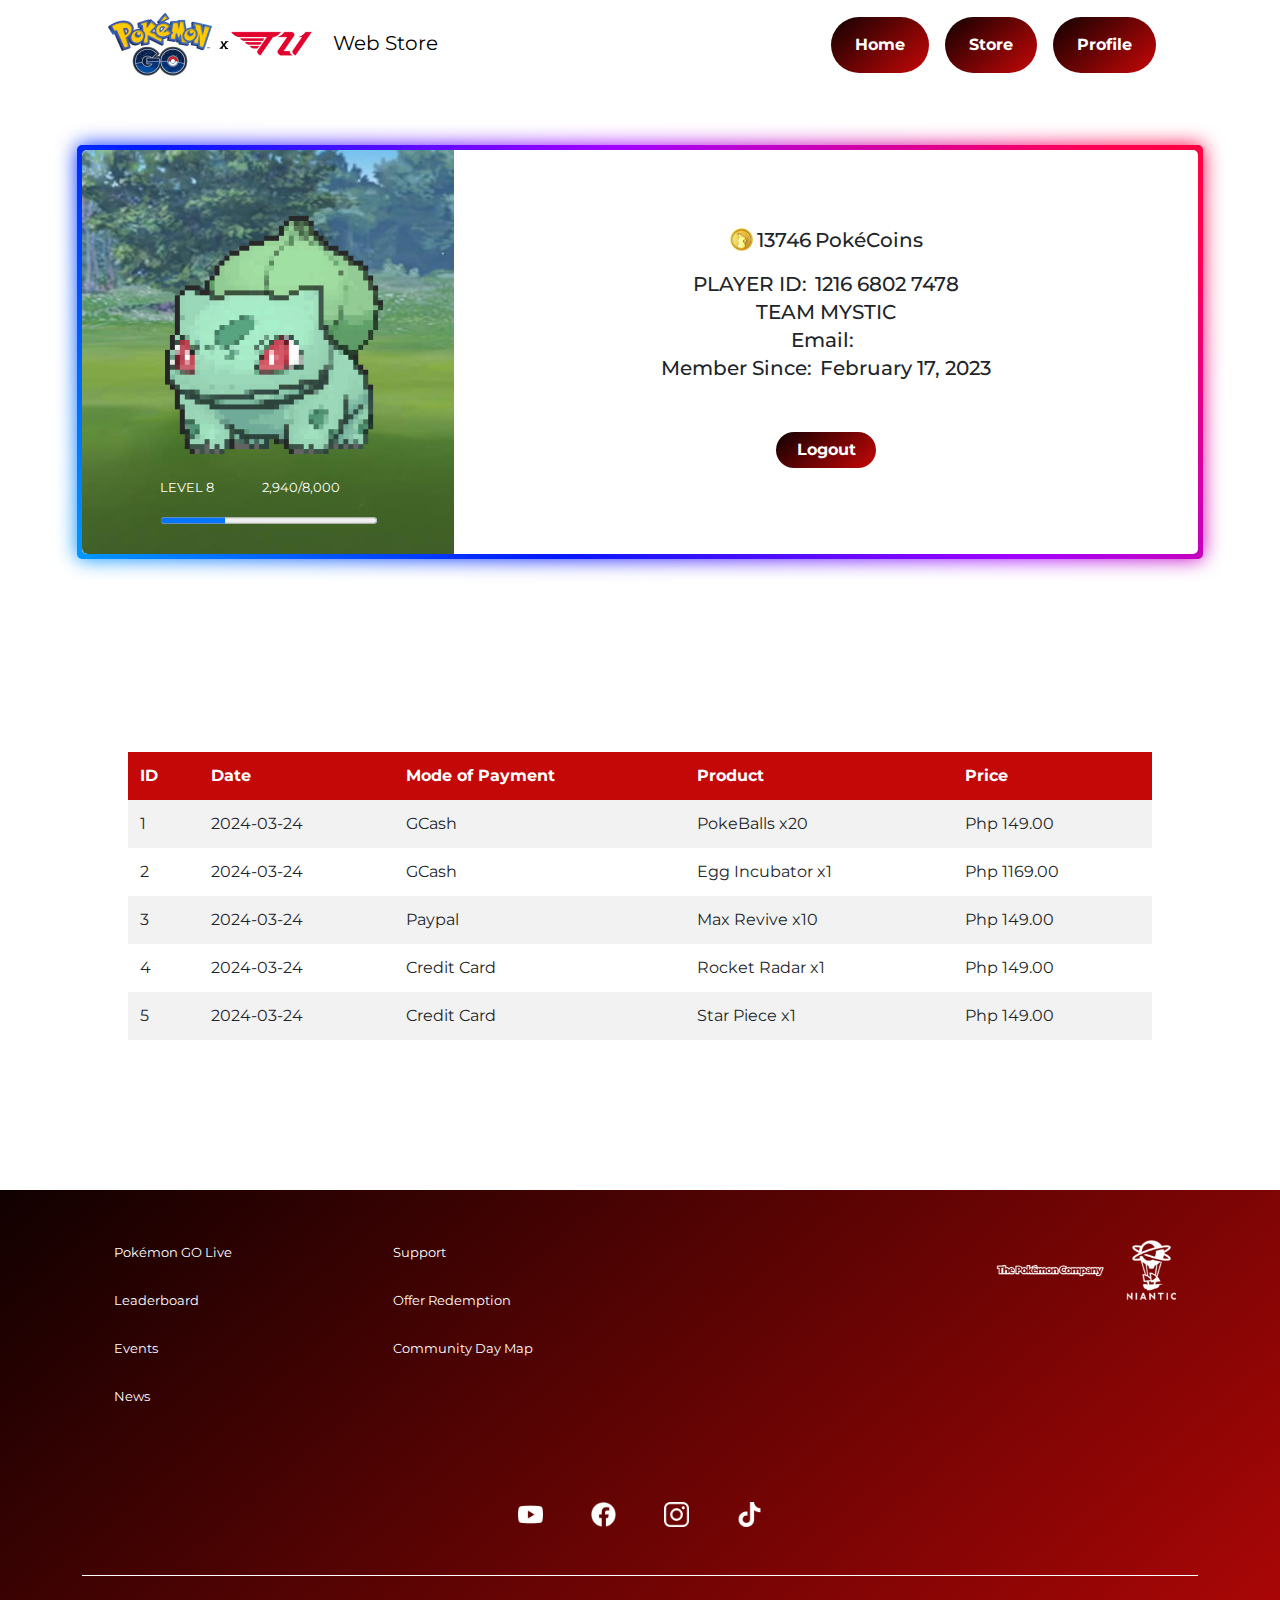
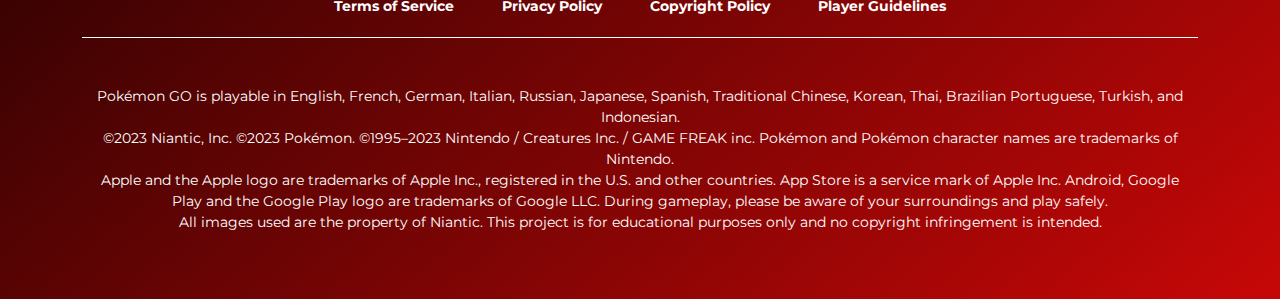
<file: html/profile.html>
<!DOCTYPE html>
<html lang="en">
  <head>
    <meta charset="UTF-8" />
    <meta name="viewport" content="width=device-width, initial-scale=1.0" />
    <link rel="stylesheet" href="../css/transac_styles.css" />
    <link
      rel="shortcut icon"
      href="https://storage.googleapis.com/platform-webstore-rel-assets/pgo/site_assets/favicon.ico" />
    <link
      href="https://cdn.jsdelivr.net/npm/bootstrap@5.3.3/dist/css/bootstrap.min.css"
      rel="stylesheet"
      integrity="sha384-QWTKZyjpPEjISv5WaRU9OFeRpok6YctnYmDr5pNlyT2bRjXh0JMhjY6hW+ALEwIH"
      crossorigin="anonymous" />
    <script src="../javascript/script.js"></script>
    <title>Transaction History</title>
    <style>
      body {
        font-family: "Montserrat", sans-serif;
      }
      .header,
      .navbar {
        background-color: #ffffff !important;
      }
      .header.active {
        box-shadow: 0px 4px 11px -1px rgba(0, 0, 0, 0.25);
      }
      .btn,
      .navbtn {
        border-radius: 1000px;
        border: 0px;
        color: #ffffff;
        font-weight: 700;
        font-size: 16px;
        background: linear-gradient(319.49deg, #c40707 1.87%, #000000 109.19%);
      }
      .btn.btn-primary:hover,
      .navbtn.btn-primary:hover {
        background: linear-gradient(
            0deg,
            rgba(0, 0, 0, 0.3),
            rgba(0, 0, 0, 0.3)
          ),
          linear-gradient(319.49deg, #c40707 1.87%, #000000 109.19%);
      }
      .offcanvas-body {
        display: flex;
        flex-direction: column;
        align-items: center;
        height: 100%;
      }
      .offcanvas-body .navbtn {
        display: block;
        width: 35%;
        margin-bottom: 10px;
        justify-content: center;
        text-align: center;
      }
      .main {
        margin-top: 150px;
      }
      .rows {
        display: flex;
        flex-wrap: wrap;
      }
      .footer {
        background: linear-gradient(319.49deg, #c40707 1.87%, #000000 109.19%);
        padding: 50px 0;
      }
      .footer-col {
        width: 20%;
        display: flex;
      }
      .footer-col a {
        color: #ffffff;
        text-decoration: none;
        font-size: 13px;
      }
      .footer-col a:hover {
        text-decoration: underline;
      }
      ul {
        list-style: none;
      }
      .footer_logo {
        position: absolute;
        right: 0;
        margin-right: 100px;
      }
      .footer_logo img {
        height: 60.96px;
        width: 184px;
      }
      .social_links {
        display: flex;
        align-items: center;
        justify-content: center;
      }
      .social_links img {
        width: 25px;
        height: 25px;
      }
      .terms {
        display: flex;
        align-items: center;
        justify-content: center;
        border-top: 1px solid;
        border-bottom: 1px solid;
        padding-top: 20px;
        padding-bottom: 20px;
        color: #ffffff;
      }
      .terms a {
        color: #ffffff;
        text-decoration: none;
        font-weight: 700;
        font-size: 14px;
      }
      .terms a:hover {
        text-decoration: underline;
      }
      .text {
        text-align: center;
      }
      .text p {
        color: #ffffff;
        font-size: 14px;
      }
      .zarks {
        color: #ffffff;
        border: none;
      }
      .navbar-toggler-icon {
        background-image: url("data:image/svg+xml,%3csvg xmlns='http://www.w3.org/2000/svg' viewBox='0 0 30 30'%3e%3cpath stroke='%23c40707' stroke-linecap='round' stroke-miterlimit='10' stroke-width='2' d='M4 7h22M4 15h22M4 23h22'/%3e%3c/svg%3e");
      }
      .btn-close {
        background-image: url("data:image/svg+xml,%3csvg xmlns='http://www.w3.org/2000/svg' viewBox='0 0 16 16' fill='%23c40707'%3e%3cpath d='M.293.293a1 1 0 0 1 1.414 0L8 6.586 14.293.293a1 1 0 1 1 1.414 1.414L9.414 8l6.293 6.293a1 1 0 0 1-1.414 1.414L8 9.414l-6.293 6.293a1 1 0 0 1-1.414-1.414L6.586 8 .293 1.707a1 1 0 0 1 0-1.414z'/%3e%3c/svg%3e");
        opacity: 1;
        border: none !important;
        box-shadow: none !important;
      }
      .label {
        display: flex;
        flex-wrap: wrap;
        align-items: center;
      }
      .label_image,
      .meter {
        display: flex;
        flex-wrap: wrap;
      }
      .label_image img {
        width: 23px;
        height: 23px;
      }
      .label_text {
        align-items: center;
      }
      .pokemon {
        position: absolute;
        top: clamp(15%, 5%, 50%);
        left: clamp(5%, 7%, 50%);
        width: clamp(150px, 20%, 600px);
        text-align: center;
      }
      .pokemon p {
        font-size: 20px;
        color: #ffffff;
      }
      .card-body {
        display: flex;
        flex-direction: column;
        justify-content: center;
        align-items: center;
        height: 100%;
      }
      .card {
        border-radius: 5px !important;
        border: none;
      }
      .box::before,
      .box::after {
        content: "";
        z-index: -1;
        position: absolute;
        width: calc(100% + 10px);
        height: calc(100% + 10px);
        top: -5px;
        left: -5px;
        border-radius: 5px;
        background: linear-gradient(
          45deg,
          #0099ff,
          #001aff,
          #a200ff,
          #ff0055,
          #ff0000,
          #ff0055,
          #a200ff,
          #0099ff,
          #001aff
        );
        background-size: 300%;
        animation: border 12s linear infinite;
      }
      .box::after {
        filter: blur(10px);
      }
      .progress-container {
        width: 300px;
        margin-left: 1px;
        margin-right: 6px;
      }
      progress {
        width: 100%;
      }
      .meter p {
        font-size: clamp(8px, 1vw, 18px);
      }

      @keyframes border {
        0%,
        100% {
          background-position: 0 0;
        }

        50% {
          background-position: 300%;
        }
      }

      @media (max-width: 390px) {
        .progress-container {
          width: 100%;
        }
        .meter p {
          font-size: 10px;
        }
        .pokemon {
          top: 12% !important;
          left: 30% !important;
        }
      }

      @media (max-width: 574px) {
        .footer-col {
          width: 100%;
        }
        .zarks {
          margin-right: -100px;
        }
        .footer-col {
          margin-top: 100px;
        }
        .navbar-brand {
          padding-bottom: 0px !important;
        }
        .mx-5 {
          margin-left: 0px !important;
        }
        .pokemon {
          top: clamp(19%, 4%, 50%);
          left: clamp(32%, 1%, 50%);
        }
        .progress-container {
          width: 100%;
        }
        .meter {
          display: block;
        }
        .meter p {
          font-size: 12px;
        }
      }

      @media (min-width: 768px) {
        .footer-col {
          width: 25%;
          margin-bottom: 30px;
        }
      }

      @media (max-width: 768px) {
        .meter p {
          font-size: 14px;
        }
        .meter {
          display: block;
        }
        .progress-container {
          width: 100%;
        }
        .col-md-4 img {
          width: 100%;
        }
      }

      @media (min-width: 768px) and (max-width: 995px) {
        .pokemon {
          top: 5% !important;
        }
      }

      @media (min-width: 590px) and (max-width: 765px) {
        .pokemon {
          left: 30% !important;
        }
      }

      @media (max-width: 900px) {
        .navbar img {
          width: 110px;
          height: 32px;
        }
        .footer-col li {
          font-size: 14px;
        }
        .terms {
          flex-direction: column;
        }
        .terms a,
        .text p {
          font-size: 12px;
        }
      }

      @media (max-width: 1050px) {
        .navbar button.btn {
          display: none;
        }
      }

      @media (min-width: 1050px) {
        .zarks {
          display: none;
        }
      }

      @media (min-width: 1600px) {
        .footer_logo {
          margin-right: 450px;
        }
        .card {
          border-radius: 15px;
        }
      }
    </style>
  </head>
  <body>
    <header>
      <div class="header fixed-top">
        <nav
          class="navbar d-flex flex-wrapd-flex flex-wrap navbar bg-body-tertiary mx-5">
          <div class="container-fluid mx-5">
            <a class="navbar-brand" href="loggedinhome.html">
              <img src="../assets/LOGO/logo.png" alt="logo.png" />
              Web Store
            </a>

            <div class="d-flex flex-wrapd-flex flex-wrap">
              <button
                type="button"
                class="btn btn-primary me-3 px-4 py-3"
                onclick="window.location.href='loggedinhome.html'">
                Home
              </button>
              <button
                type="button"
                class="btn btn-primary me-3 px-4 py-3"
                onclick="window.location.href='mainstore.html'">
                Store
              </button>
              <button
                type="button"
                class="btn btn-primary me-3 px-4 py-3"
                onclick="window.location.href='profile.html'">
                Profile
              </button>
            </div>

            <!--hamburger icon aka zarks-->
            <button
              class="navbar-toggler zarks"
              type="button"
              data-bs-toggle="offcanvas"
              data-bs-target="#offcanvasNavbar"
              aria-controls="offcanvasNavbar"
              aria-label="Toggle navigation">
              <span class="navbar-toggler-icon"></span>
            </button>
            <div
              class="offcanvas offcanvas-end"
              tabindex="-1"
              id="offcanvasNavbar"
              aria-labelledby="offcanvasNavbarLabel">
              <div class="offcanvas-header">
                <a class="navbar-brand">
                  <img src="../assets/LOGO/logo.png" alt="logo.png" />
                  Web Store
                </a>

                <button
                  type="button"
                  class="btn-close"
                  data-bs-dismiss="offcanvas"
                  aria-label="Close"></button>
              </div>
              <div class="offcanvas-body">
                <button
                  type="button"
                  class="navbtn btn-primary me-3 px-4 py-3"
                  onclick="window.location.href='loggedinhome.html'">
                  Home
                </button>
                <button
                  type="button"
                  class="navbtn btn-primary me-3 px-4 py-3"
                  onclick="window.location.href='mainstore.html'">
                  Store
                </button>
                <button
                  type="button"
                  class="navbtn btn-primary me-3 px-4 py-3"
                  onclick="window.location.href='profile.html'">
                  Profile
                </button>
              </div>
            </div>
          </div>
          <!--near end of nav-->
        </nav>
      </div>
    </header>

    <!--main-->
    <div class="main mb-5">
      <div class="container">
        <div class="card box mb-3">
          <div class="row g-0">
            <div class="col-md-4">
              <!--background-->
              <img
                src="../assets/LOGO/background.jpeg"
                class="img-fluid rounded-start"
                alt="..." />
              <div class="pokemon">
                <img
                  src="../assets/LOGO/bulbasaur.gif"
                  class="img-fluid rounded-start"
                  alt="..." />
                <div class="meter">
                  <div class="gap-5 meter">
                    <p class="mt-4">LEVEL 8</p>
                    <p class="mt-4">2,940/8,000</p>
                  </div>
                  <div class="progress-container">
                    <p><progress value="30" max="100"></progress></p>
                  </div>
                </div>
              </div>
            </div>
            <div class="col-md-8">
              <div class="card-body">
                <div class="label">
                  <div>
                    <h1 class="card-title" id="ignfill">ign</h1>
                  </div>
                </div>

                <div class="label_image">
                  <img src="../assets/POKECOINS/Pokecoins.png" />
                  <div class="label mb-3">
                    <h5 class="card-title mx-1" id="coins">0</h5>
                    <h5 class="card-title">PokéCoins</h5>
                  </div>
                </div>

                <div class="label gap-2 mb-1">
                  <h5 class="card-subtitle mb-1">PLAYER ID:</h5>
                  <h5 class="card-subtitle mb-1" id="playeridfill">
                    #### #### ####
                  </h5>
                </div>
                <h5 class="card-subtitle mb-1">TEAM MYSTIC</h5>

                <div class="label gap-2">
                  <h5 class="card-text mb-1">Email:</h5>
                  <h5 class="card-text mb-1" id="emailfill">email</h5>
                </div>

                <div class="label gap-2">
                  <h5 class="card-text mb-1">Member Since:</h5>
                  <h5 class="card-text mb-1" id="date">date</h5>
                </div>

                <button
                  class="btn btn-danger float-end mb-3 mt-5"
                  style="width: 100px"
                  onclick="logout()">
                  Logout
                </button>
              </div>
            </div>
          </div>
        </div>
      </div>
    </div>

    <div class="transaction-history">
      <table>
        <tr>
          <th>ID</th>
          <th>Date</th>
          <th>Mode of Payment</th>
          <th>Product</th>
          <th>Price</th>
        </tr>
        <tr>
          <td>1</td>
          <td>2024-03-24</td>
          <td>GCash</td>
          <td>PokeBalls x20</td>
          <td>Php 149.00</td>
        </tr>
        <tr>
          <td>2</td>
          <td>2024-03-24</td>
          <td>GCash</td>
          <td>Egg Incubator x1</td>
          <td>Php 1169.00</td>
        </tr>
        <tr>
          <td>3</td>
          <td>2024-03-24</td>
          <td>Paypal</td>
          <td>Max Revive x10</td>
          <td>Php 149.00</td>
        </tr>
        <tr>
          <td>4</td>
          <td>2024-03-24</td>
          <td>Credit Card</td>
          <td>Rocket Radar x1</td>
          <td>Php 149.00</td>
        </tr>
        <tr>
          <td>5</td>
          <td>2024-03-24</td>
          <td>Credit Card</td>
          <td>Star Piece x1</td>
          <td>Php 149.00</td>
        </tr>
      </table>
    </div>
    <footer class="footer">
      <div class="container">
        <div class="rows">
          <div class="footer-col">
            <ul>
              <li class="mb-4">
                <a href="https://pokemongolive.com/">Pokémon GO Live</a>
              </li>
              <li class="mb-4">
                <a href="https://pokemongolive.com/leaderboard">Leaderboard</a>
              </li>
              <li class="mb-4">
                <a href="https://pokemongolive.com/events">Events</a>
              </li>
              <li class="mb-4">
                <a href="https://pokemongolive.com/news">News</a>
              </li>
            </ul>
          </div>
          <div class="footer-col">
            <ul>
              <li class="mb-4">
                <a href="https://store.pokemongolive.com/support">Support</a>
              </li>
              <li class="mb-4">
                <a href="https://rewards.nianticlabs.com/pokemongo"
                  >Offer Redemption</a
                >
              </li>
              <li class="mb-4">
                <a href="https://pokemongolive.com/community-day/map"
                  >Community Day Map</a
                >
              </li>
            </ul>
          </div>
          <div class="footer_logo">
            <a href="https://nianticlabs.com/"
              ><img src="../assets/LOGO/footer-logo.png"
            /></a>
          </div>
          <div class="container gap-5 social_links mt-4 mb-5">
            <a href="https://www.youtube.com/channel/UCA698bls2pjQyiqP9N-iaeg"
              ><img src="../assets/LOGO/youtube.png"
            /></a>
            <a href="https://www.facebook.com/PokemonGO/"
              ><img src="../assets/LOGO/facebook.png"
            /></a>
            <a href="https://www.instagram.com/pokemongoapp/"
              ><img src="../assets/LOGO/instagram.png"
            /></a>
            <a href="https://www.tiktok.com/@pokemongo"
              ><img src="../assets/LOGO/tik-tok.png"
            /></a>
          </div>
          <div class="container gap-5 terms mb-5">
            <a href="https://nianticlabs.com/terms">Terms of Service</a>
            <a href="https://nianticlabs.com/privacy">Privacy Policy</a>
            <a href="https://nianticlabs.com/copyright">Copyright Policy</a>
            <a href="https://nianticlabs.com/guidelines">Player Guidelines</a>
          </div>
          <div class="container text">
            <p>
              Pokémon GO is playable in English, French, German, Italian,
              Russian, Japanese, Spanish, Traditional Chinese, Korean, Thai,
              Brazilian Portuguese, Turkish, and Indonesian.
              <br />
              ©2023 Niantic, Inc. ©2023 Pokémon. ©1995–2023 Nintendo / Creatures
              Inc. / GAME FREAK inc. Pokémon and Pokémon character names are
              trademarks of Nintendo.
              <br />
              Apple and the Apple logo are trademarks of Apple Inc., registered
              in the U.S. and other countries. App Store is a service mark of
              Apple Inc. Android, Google Play and the Google Play logo are
              trademarks of Google LLC. During gameplay, please be aware of your
              surroundings and play safely.
              <br />
              All images used are the property of Niantic. This project is for
              educational purposes only and no copyright infringement is
              intended.
            </p>
          </div>
        </div>
      </div>
    </footer>
    <script>
      window.addEventListener("scroll", function () {
        const header = document.querySelector(".header");
        if (scrollY > 0) {
          header.classList.add("active");
        } else {
          header.classList.remove("active");
        }
      });
    </script>
    <script
      src="https://cdn.jsdelivr.net/npm/bootstrap@5.3.3/dist/js/bootstrap.bundle.min.js"
      integrity="sha384-YvpcrYf0tY3lHB60NNkmXc5s9fDVZLESaAA55NDzOxhy9GkcIdslK1eN7N6jIeHz"
      crossorigin="anonymous"></script>

    <script>
      function logout() {
        alert("Logging out...");
        window.location.href = "login.html";
      }

      function generateMemberSinceDate() {
        const startDate = new Date("2016-07-06");
        const endDate = new Date("2024-03-01");
        const randomDate = new Date(
          startDate.getTime() +
            Math.random() * (endDate.getTime() - startDate.getTime())
        );
        return randomDate.toLocaleDateString("en-US", {
          year: "numeric",
          month: "long",
          day: "numeric",
        });
      }

      window.onload = function () {
        let idplayer = localStorage.getItem("playeridsave");

        if (!idplayer) {
          idplayer = generatePlayerId();
          localStorage.setItem("playeridsave", idplayer);
        }

        document.getElementById("playeridfill").innerText =
          localStorage.getItem("playeridsave");

        document.getElementById("coins").innerText =
          localStorage.getItem("pokeCoins");
        document.getElementById("ignfill").innerText =
          localStorage.getItem("ignsave");

        document.getElementById("date").innerText = generateMemberSinceDate();

        document.getElementById("emailfill").innerText =
          localStorage.getItem("emailsave");
      };
    </script>
  </body>
</html>
</file>
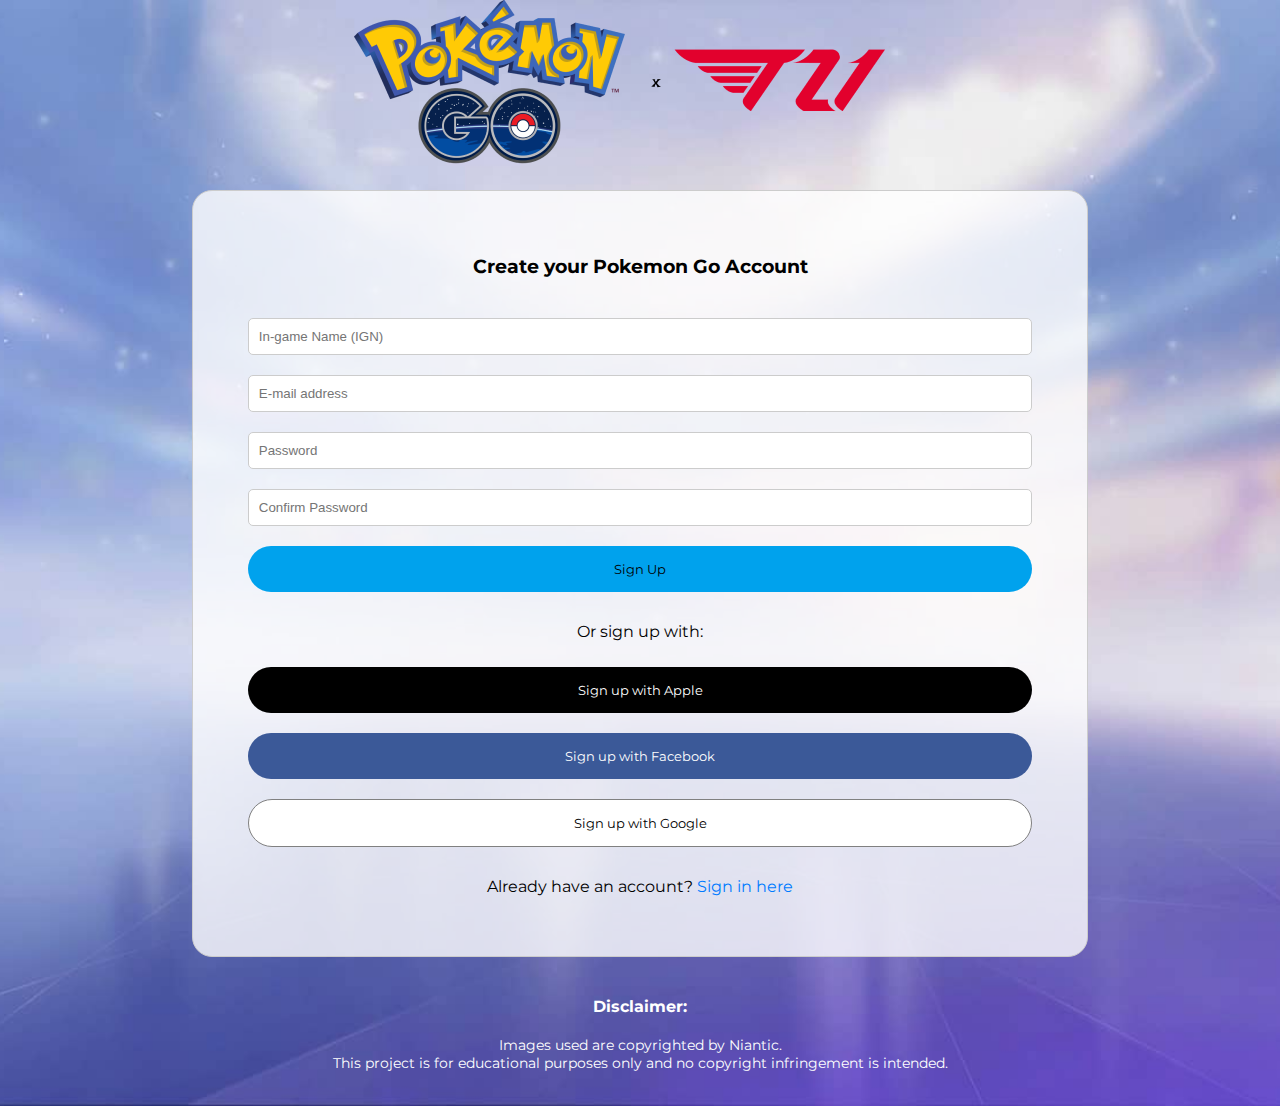
<file: html/signup.html>
<!DOCTYPE html>
<html lang="en">
	<head>
		<meta charset="UTF-8" />
		<meta http-equiv="X-UA-Compatible" content="IE=edge" />
		<meta name="viewport" content="width=device-width, initial-scale=1.0" />
		<title>Sign Up Page</title>
		<link rel="stylesheet" href="../css/styleslog.css" />
		<script src="../javascript/script.js"></script>
		<style>
			/* Style for the floating div */
			#floating-div {
				position: fixed;
				top: 50%;
				left: 50%;
				transform: translate(-50%, -50%);
				background-color: white;
				padding: 20px;
				border-radius: 10px;
				box-shadow: 0px 0px 10px rgba(0, 0, 0, 0.5);
				z-index: 1000;
				display: none;
			}

			/* Style for the blurred background */
			.blur-background {
				position: fixed;
				top: 0;
				left: 0;
				width: 100%;
				height: 100%;
				background-color: rgba(0, 0, 0, 0.5); /* Adjust opacity as needed */
				backdrop-filter: blur(10px);
				z-index: 999;
				display: none;
			}
			#floating-div {
				position: fixed;
				top: 50%;
				left: 50%;
				transform: translate(-50%, -50%);
				background-color: #fff;
				padding: 20px;
				border-radius: 10px;
				box-shadow: 0px 0px 20px rgba(0, 0, 0, 0.2);
				z-index: 1000;
				display: none;
				max-width: 400px;
				width: 90%;
				text-align: center; /* Center align content */
			}

			#floating-div h2 {
				font-size: 1.5rem;
				margin-bottom: 10px;
			}

			#floating-div hr {
				border: none;
				border-top: 1px solid #ddd;
				margin: 15px 0;
			}

			.info-item {
				margin-bottom: 10px;
				text-align: left; /* Left align content */
			}

			.label {
				font-weight: bold;
				margin-bottom: 5px;
			}

			.value {
				margin: 0;
			}

			#proceed-btn {
				display: inline-block;
				width: auto;
				padding: 10px 20px;
				margin-top: 20px;
				background-color: #c40707;
				color: white;
				border: none;
				border-radius: 50px;
				font-size: 1rem;
				cursor: pointer;
				transition: background-color 0.3s ease;
			}

			#proceed-btn:hover {
				background-color: #c40707;
			}
		</style>
	</head>
	<body>
		<div class="container">
			<div class="logo">
				<a href="index.html">
					<img src="../assets/LOGO/T21_Login.png" alt="Pokemon Go Logo" />
				</a>
			</div>
			<div class="login-container" id="signupcon">
				<h3>Create your Pokemon Go Account</h3>
				<form id="signup-form">
					<!-- Removed PlayerID input -->
					<input
						type="text"
						id="ign"
						name="ign"
						placeholder="In-game Name (IGN)"
						required
					/>
					<input
						type="email"
						id="email"
						name="email"
						placeholder="E-mail address"
						required
					/>
					<input
						type="password"
						id="password"
						name="password"
						placeholder="Password"
						required
					/>
					<input
						type="password"
						id="confirmPassword"
						name="confirmPassword"
						placeholder="Confirm Password"
						required
					/>
					<button type="submit" class="login-btn niantic">Sign Up</button>
				</form>
				<p>Or sign up with:</p>
				<button class="login-btn apple">Sign up with Apple</button>
				<button class="login-btn facebook">Sign up with Facebook</button>
				<button class="login-btn google">Sign up with Google</button>
				<p>Already have an account? <a href="login.html">Sign in here</a></p>
			</div>

			<footer class="footer">
				<div class="footer-content">
					<p class="disclaimer">Disclaimer:</p>
					<p class="disclaimer-text">
						Images used are copyrighted by Niantic.<br />
						This project is for educational purposes only and no copyright
						infringement is intended.
					</p>
				</div>
			</footer>
		</div>

		<!-- Floating div for displaying user info -->
		<div id="floating-div">
			<h2>User Information</h2>
			<hr />
			<div class="info-item">
				<p class="label">Player ID:</p>
				<p id="player-id" class="value"></p>
			</div>
			<div class="info-item">
				<p class="label">In-game Name (IGN):</p>
				<p id="ignfill" class="value"></p>
			</div>
			<div class="info-item">
				<p class="label">Email Address:</p>
				<p id="emailfill" class="value"></p>
			</div>
			<div class="info-item">
				<p class="label">Password:</p>
				<p id="passwordfill" class="value"></p>
			</div>
			<button id="proceed-btn" class="login-btn">Continue to Login</button>
		</div>

		<!-- Blurred background -->
		<div class="blur-background"></div>

		<script>
			document
				.getElementById('proceed-btn')
				.addEventListener('click', function () {
					alert('Sucessfully created an Account...');
					window.location.href = 'loggedinhome.html';
				});

			document
				.getElementById('signup-form')
				.addEventListener('submit', function (event) {
					var emailInput = document.getElementById('email');
					var passwordInput = document.getElementById('password');
					var confirmPasswordInput = document.getElementById('confirmPassword');

					var email = emailInput.value;
					var password = passwordInput.value;
					var confirmPassword = confirmPasswordInput.value;

					if (!validateEmail(email)) {
						alert('Please enter a valid email address');
						event.preventDefault();
					} else if (password !== confirmPassword) {
						alert('Passwords do not match');
						event.preventDefault();
					} else {
						let playerId = generatePlayerId();
						let ign = document.getElementById('ign').value;
						showFloatingDiv(playerId, ign, email, password);
						event.preventDefault();
					}
				});
		</script>
		<script src="../javascript/script.js"></script>
	</body>
</html>
</file>
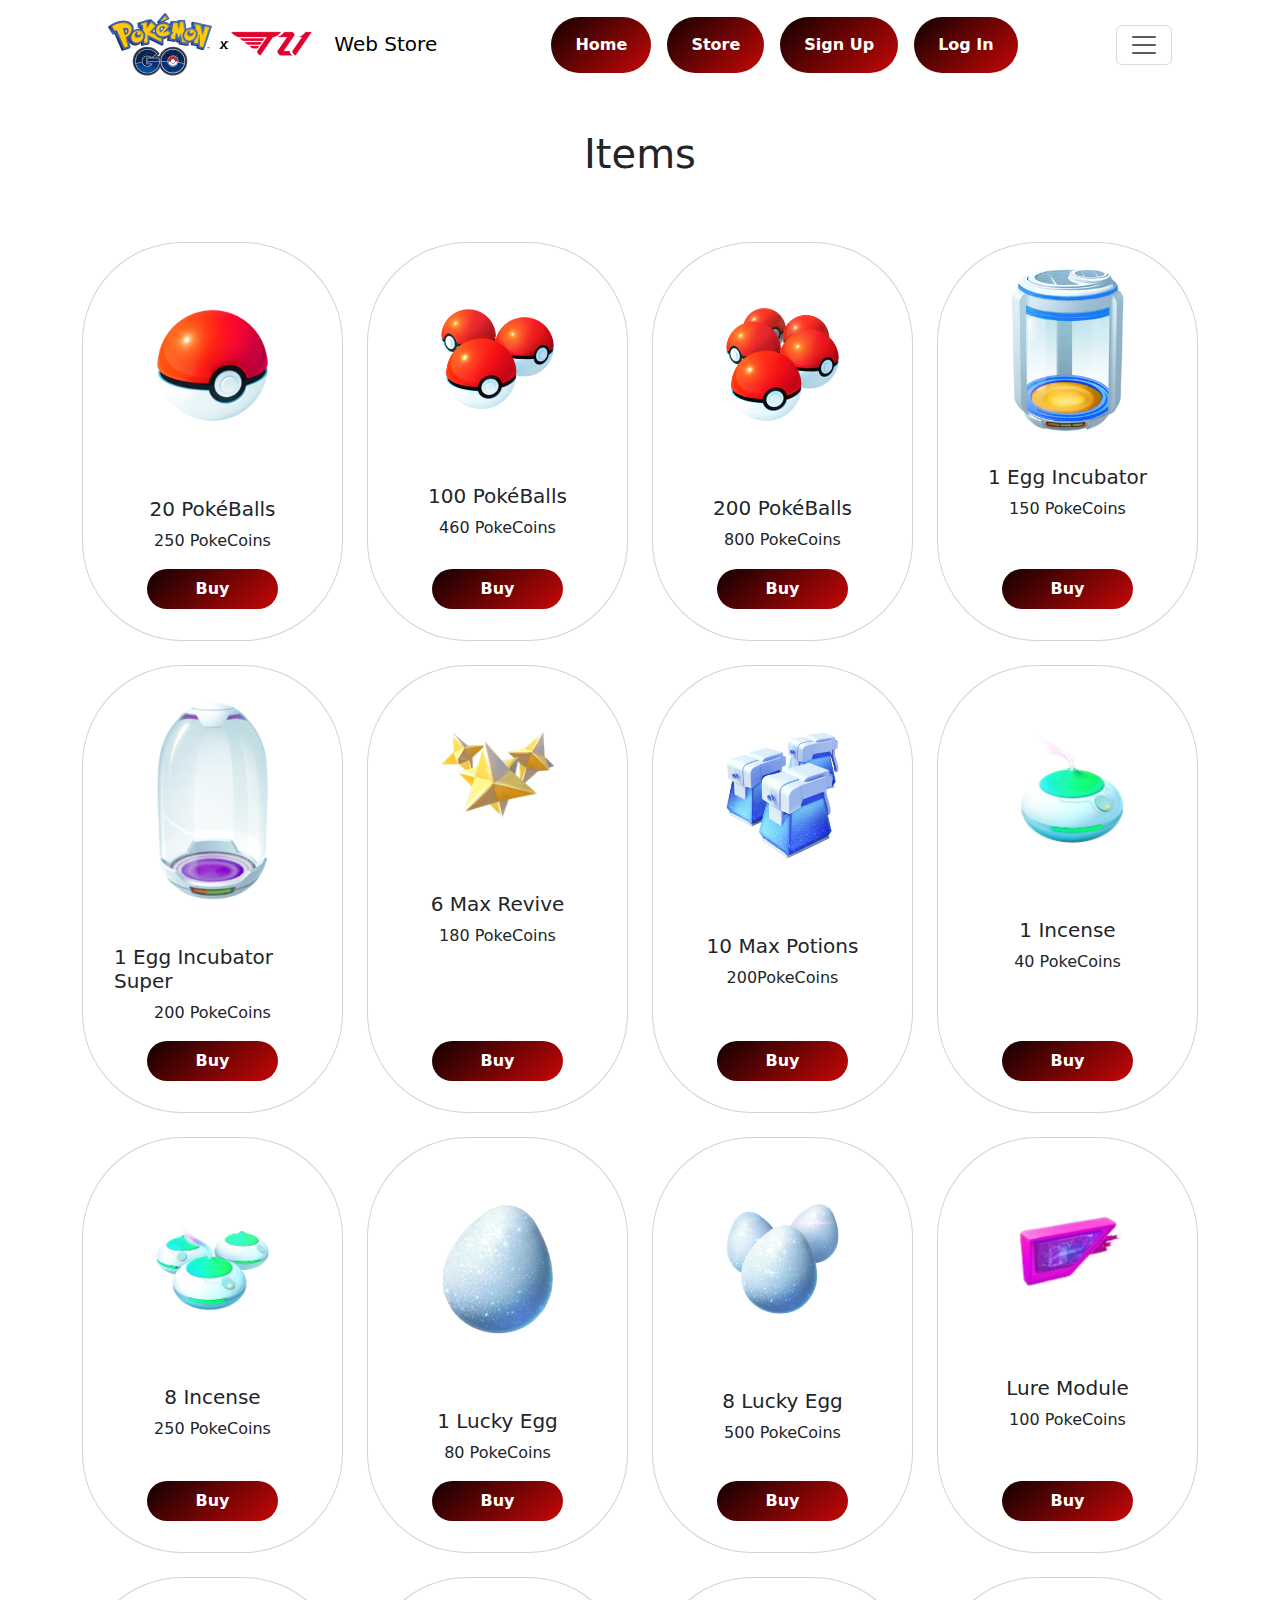
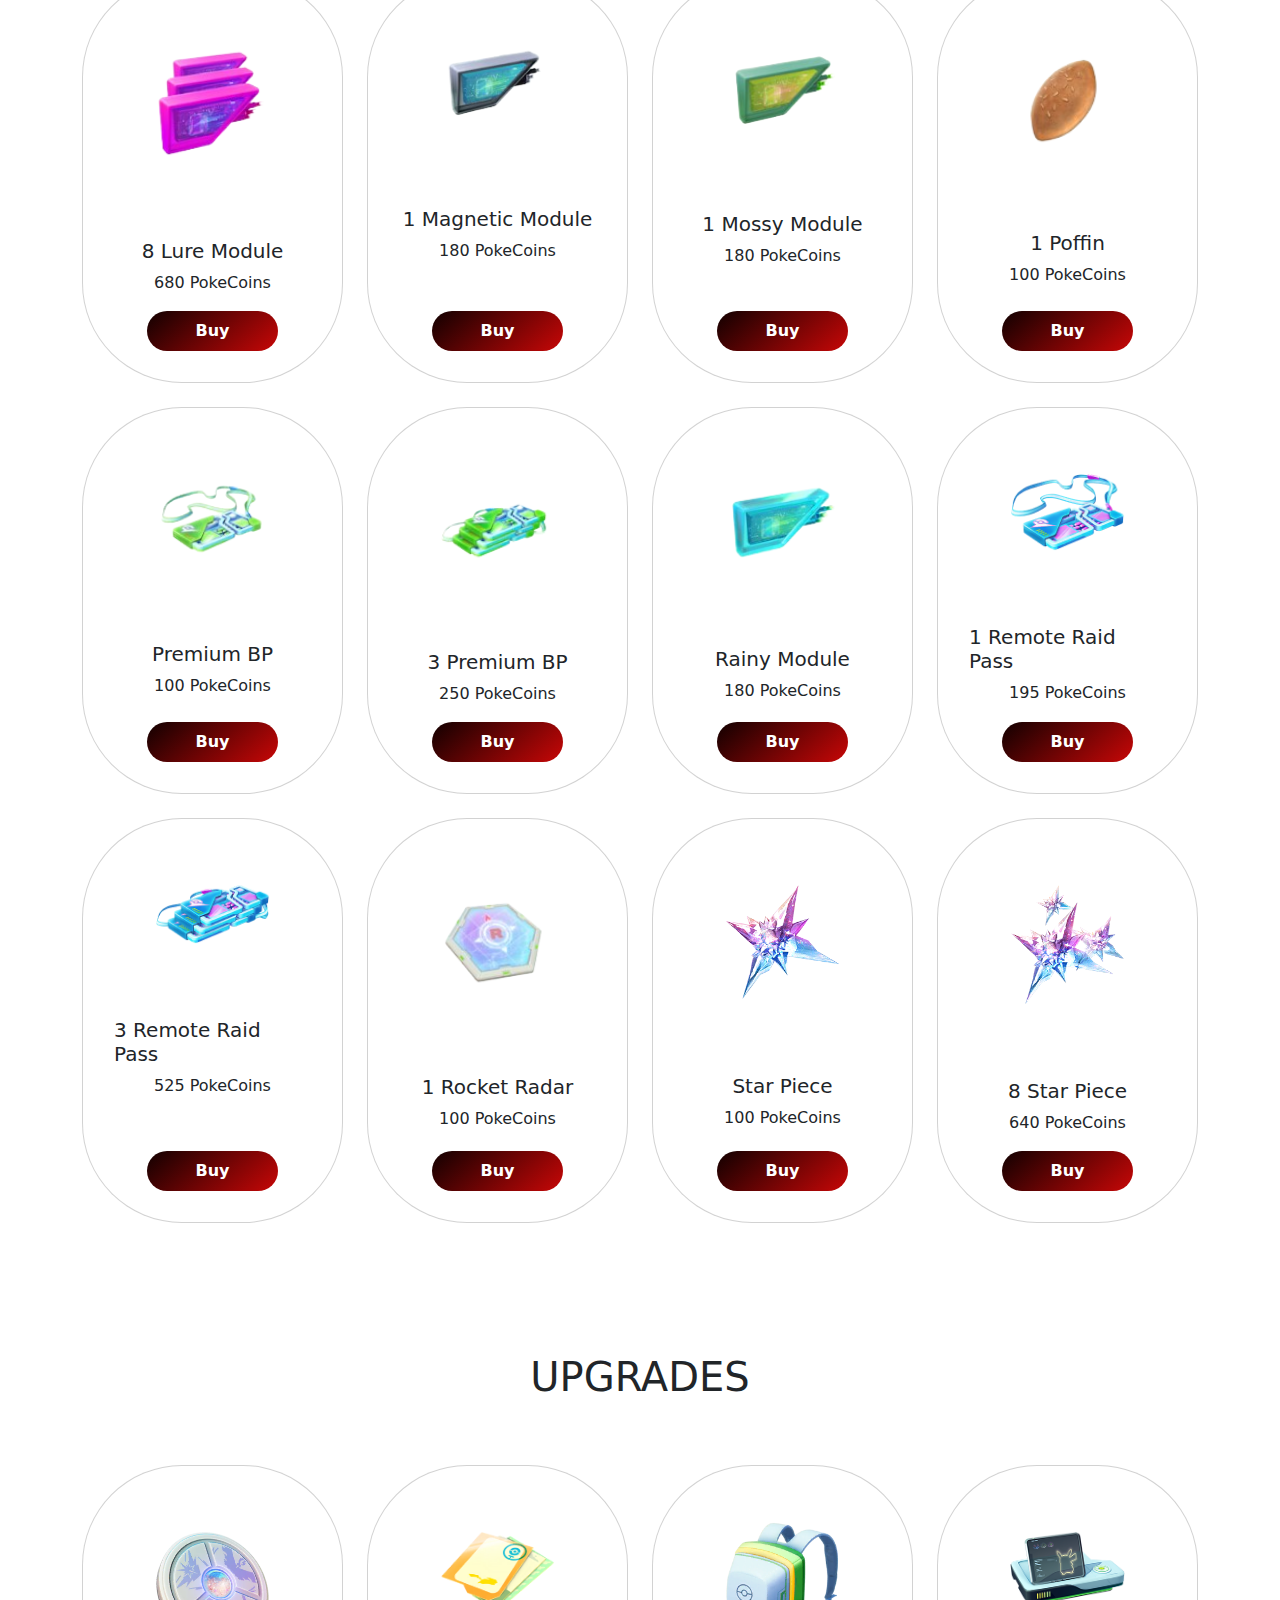
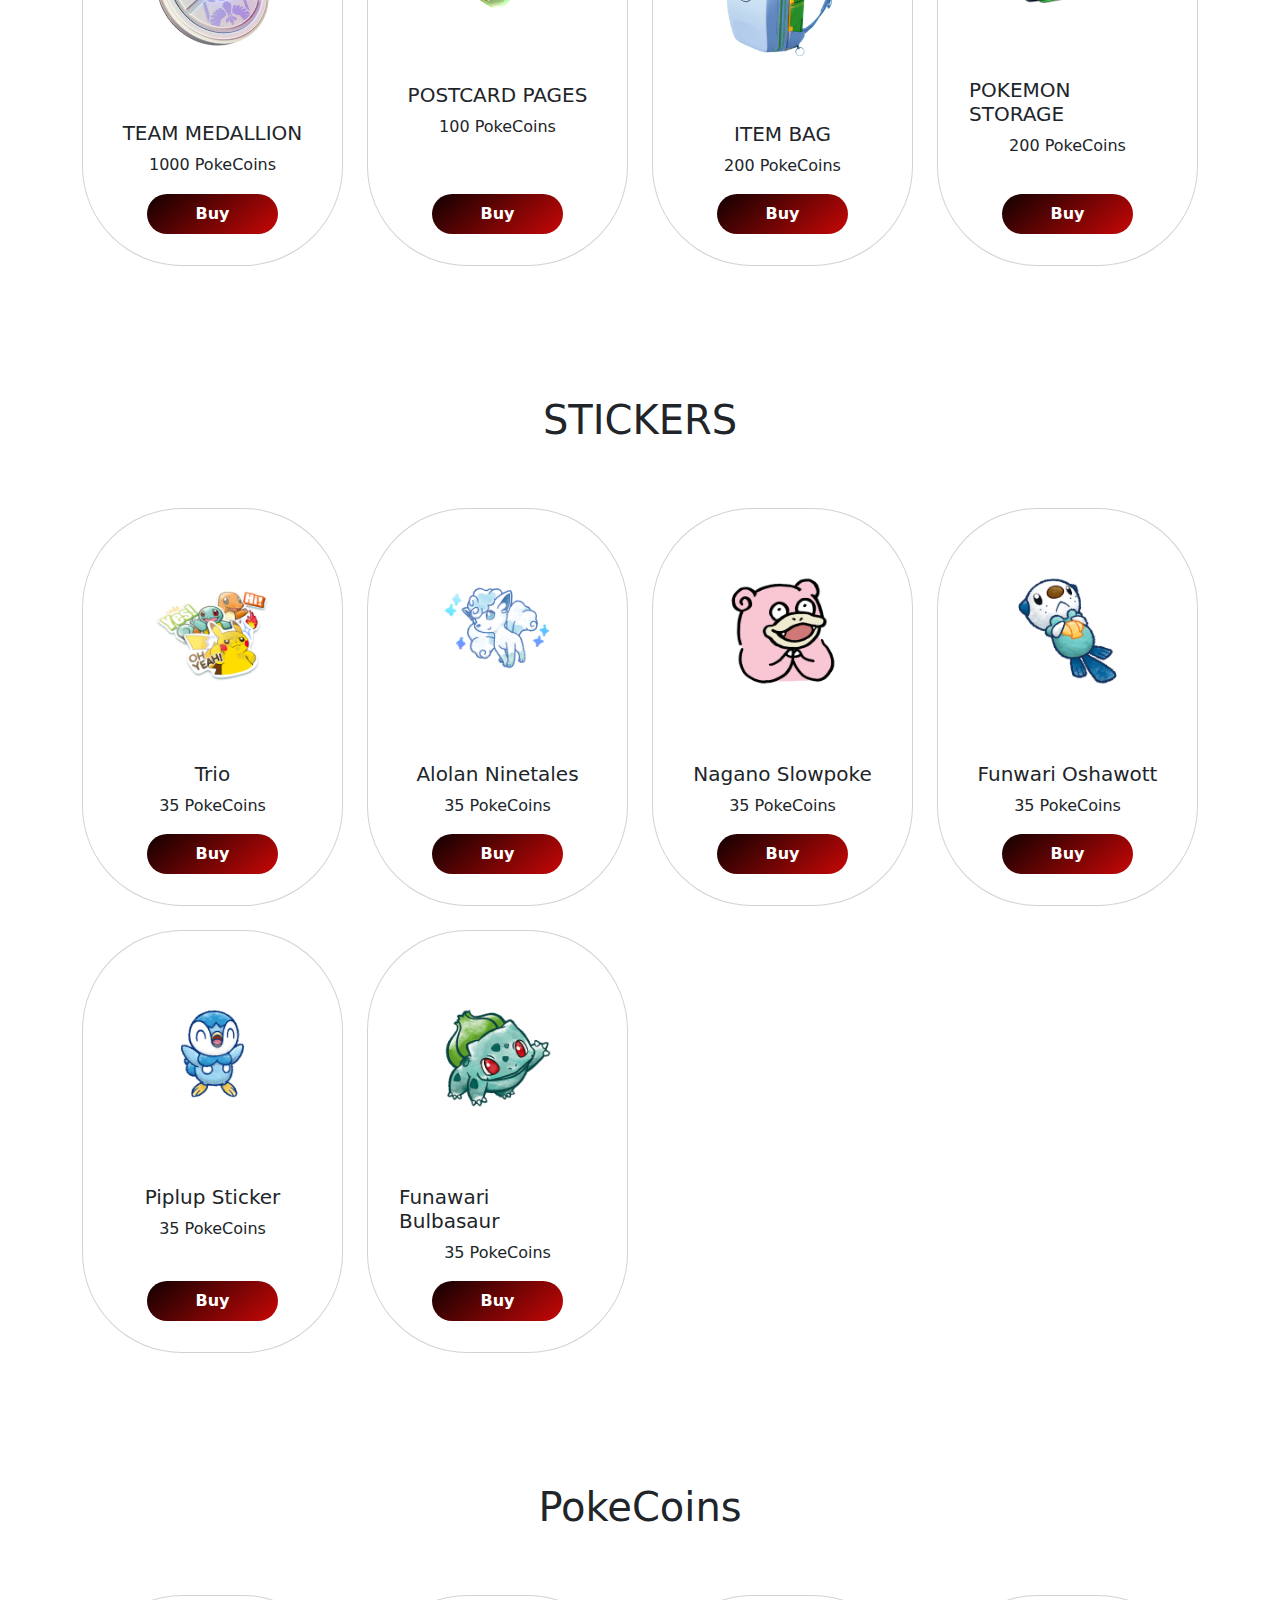
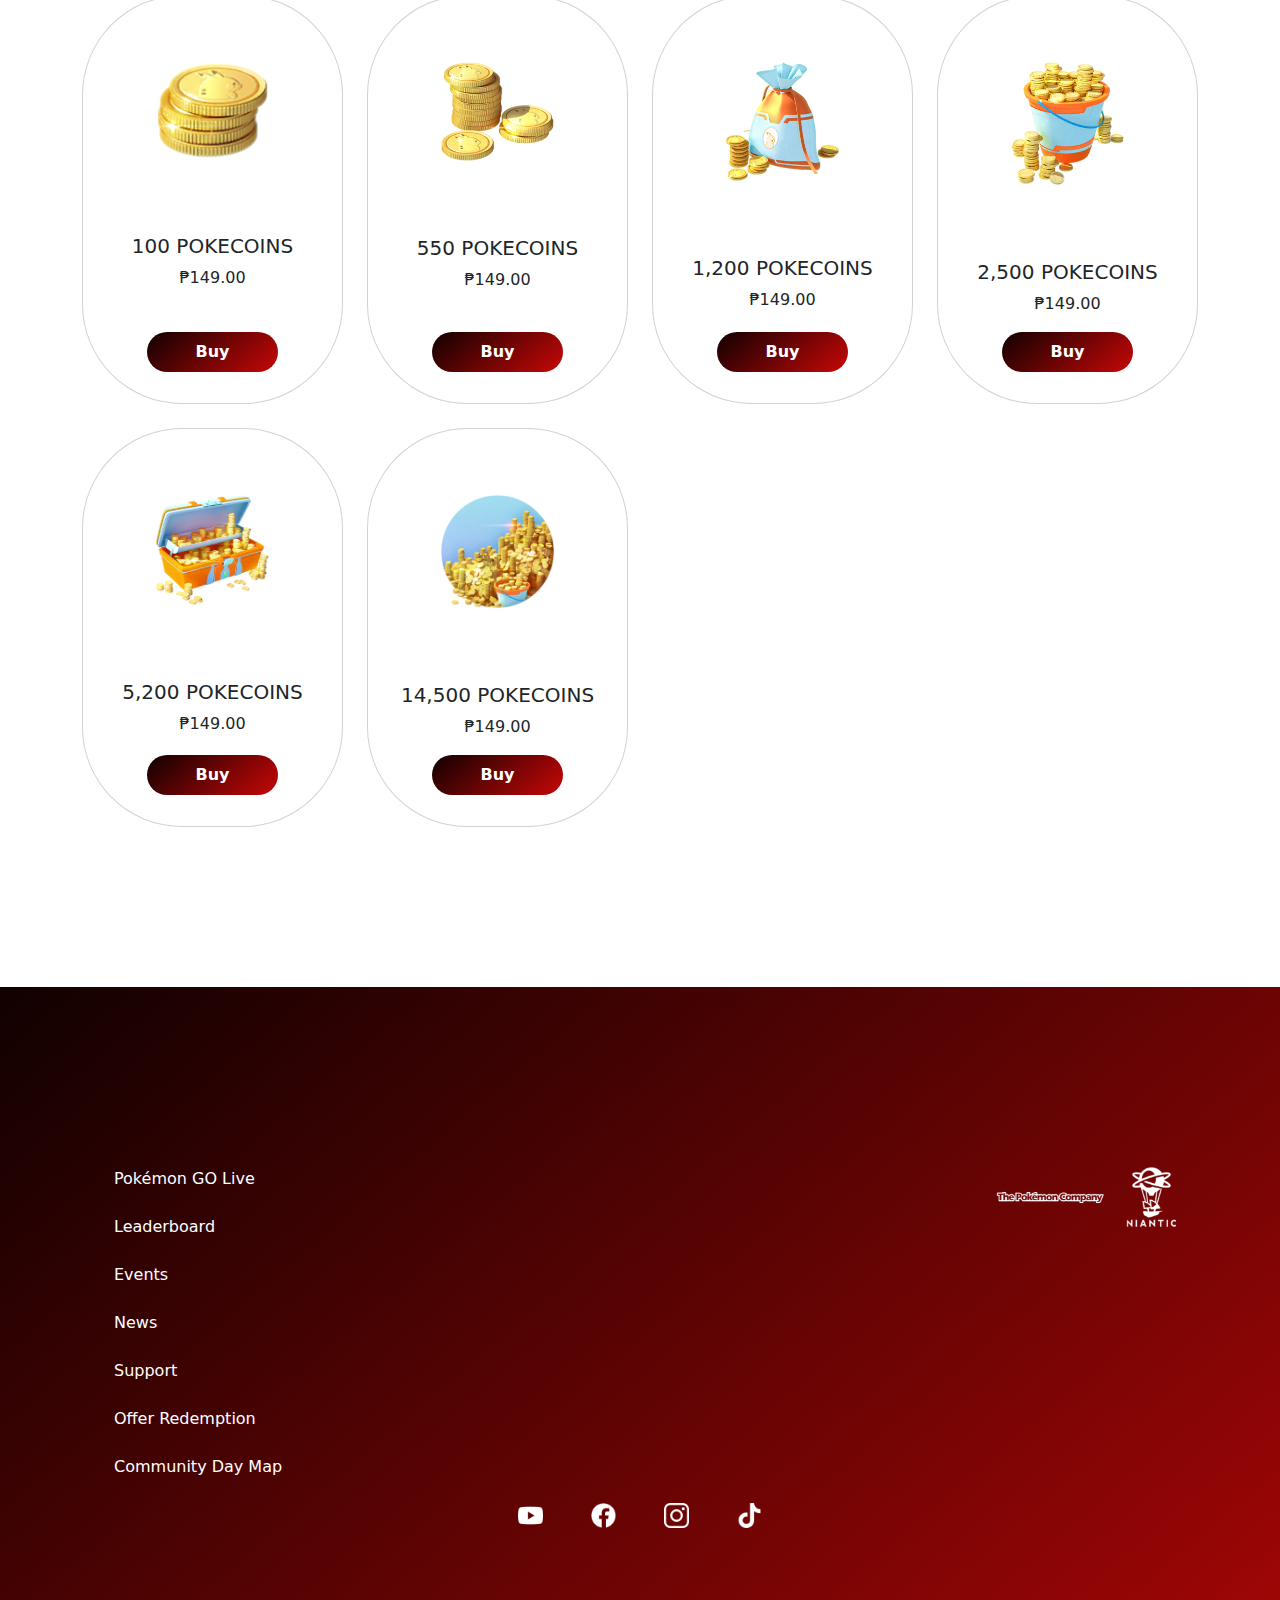
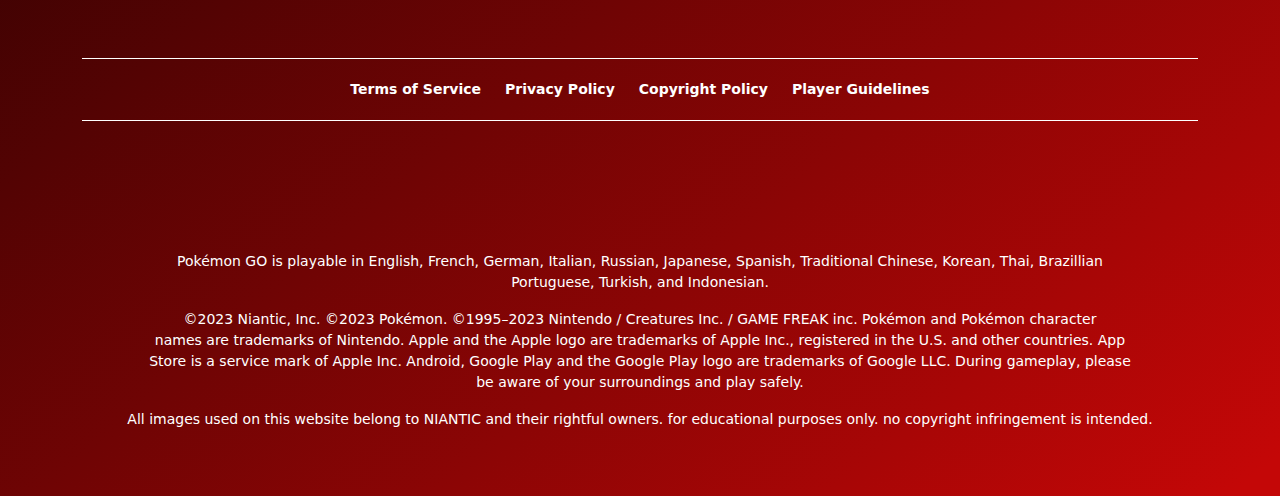
<file: html/store.html>
<!DOCTYPE html>
<html lang="en">
	<head>
		<meta charset="UTF-8" />
		<meta name="viewport" content="width=device-width, initial-scale=1.0" />
		<link
			rel="shortcut icon"
			href="https://storage.googleapis.com/platform-webstore-rel-assets/pgo/site_assets/favicon.ico"
		/>
		<link
			href="https://cdn.jsdelivr.net/npm/bootstrap@5.3.3/dist/css/bootstrap.min.css"
			rel="stylesheet"
			integrity="sha384-QWTKZyjpPEjISv5WaRU9OFeRpok6YctnYmDr5pNlyT2bRjXh0JMhjY6hW+ALEwIH"
			crossorigin="anonymous"
		/>
		<link rel="stylesheet" type="text/css" href="../css/storestyle.css" />
		<title>Pokemon Go Store</title>
	</head>
	<body>
		<header>
			<div class="header fixed-top">
				<nav
					class="navbar d-flex flex-wrapd-flex flex-wrap navbar bg-body-tertiary mx-5"
				>
					<div class="container-fluid mx-5">
						<a class="navbar-brand" href="index.html">
							<img src="../assets/LOGO/logo.png" alt="logo.png" />
							Web Store
						</a>

						<div class="d-flex flex-wrapd-flex flex-wrap">
							<button
								type="button"
								class="btn btn-primary me-3 px-4 py-3"
								onclick="window.location.href='index.html'"
							>
								Home
							</button>
							<button
								type="button"
								class="btn btn-primary me-3 px-4 py-3"
								onclick="window.location.href='store.html'"
							>
								Store
							</button>
							<button
								type="button"
								class="btn btn-primary me-3 px-4 py-3"
								onclick="window.location.href='signup.html'"
							>
								Sign Up
							</button>
							<button
								type="button"
								class="btn btn-primary px-4 py-3"
								onclick="window.location.href='login.html'"
							>
								Log In
							</button>
						</div>

						<!--hamburger icon aka zarks-->
						<button
							class="navbar-toggler zarks"
							type="button"
							data-bs-toggle="offcanvas"
							data-bs-target="#offcanvasNavbar"
							aria-controls="offcanvasNavbar"
							aria-label="Toggle navigation"
						>
							<span class="navbar-toggler-icon"></span>
						</button>
						<div
							class="offcanvas offcanvas-end"
							tabindex="-1"
							id="offcanvasNavbar"
							aria-labelledby="offcanvasNavbarLabel"
						>
							<div class="offcanvas-header">
								<a class="navbar-brand">
									<img src="../assets/LOGO/logo.png" alt="logo.png" />
									Web Store
								</a>

								<button
									type="button"
									class="btn-close"
									data-bs-dismiss="offcanvas"
									aria-label="Close"
								></button>
							</div>
							<div class="offcanvas-body">
								<button
									type="button"
									class="navbtn btn-primary me-3 px-4 py-3"
									onclick="window.location.href='index.html'"
								>
									Home
								</button>
								<button
									type="button"
									class="navbtn btn-primary me-3 px-4 py-3"
									onclick="window.location.href='store.html'"
								>
									Store
								</button>
								<button
									type="button"
									class="navbtn btn-primary me-3 px-4 py-3"
									onclick="window.location.href='signup.html'"
								>
									Sign Up
								</button>
								<button
									type="button"
									class="navbtn btn-primary me-3 px-4 py-3"
									onclick="window.location.href='login.html'"
								>
									Log In
								</button>
							</div>
						</div>
					</div>
					<!--near end of nav-->
				</nav>
			</div>
		</header>

		<div class="container">
			<h1 class="text-center">Items</h1>
			<div class="row row-cols-1 row-cols-md-4 g-4" style="margin-top: 40px">
				<div class="col">
					<div class="card h-100">
						<img
							id="pokeball_20"
							src="../assets/ITEMS/pokeball_20.png"
							class="card-img-top"
							alt="..."
						/>
						<div class="card-body">
							<h5 class="card-title mt-2">20 PokéBalls</h5>
							<p class="card-text">250 PokeCoins</p>
							<button
								type="button"
								class="btn btn-primary px-5 py-2"
								onclick="promptLogin()"
							>
								Buy
							</button>
						</div>
					</div>
				</div>

				<div class="col">
					<div class="card h-100">
						<img
							id="pokeball_100"
							src="../assets/ITEMS/pokeball_100.png"
							class="card-img-top"
							alt="..."
						/>
						<div class="card-body">
							<h5 class="card-title mt-2">100 PokéBalls</h5>
							<p class="card-text">460 PokeCoins</p>
							<button
								type="button"
								class="btn btn-primary px-5 py-2"
								onclick="promptLogin()"
							>
								Buy
							</button>
						</div>
					</div>
				</div>

				<div class="col">
					<div class="card h-100">
						<img
							id="pokeball_200"
							src="../assets/ITEMS/pokeball_200.png"
							class="card-img-top"
							alt="..."
						/>
						<div class="card-body">
							<h5 class="card-title mt-2">200 PokéBalls</h5>

							<p class="card-text">800 PokeCoins</p>
							<button
								type="button"
								class="btn btn-primary px-5 py-2"
								onclick="promptLogin()"
							>
								Buy
							</button>
						</div>
					</div>
				</div>

				<div class="col">
					<div class="card h-100">
						<img
							id="EggIncubator"
							src="../assets/ITEMS/EggIncubator.png"
							class="card-img-top"
							alt="..."
						/>
						<div class="card-body">
							<h5 class="card-title mt-2">1 Egg Incubator</h5>
							<p class="card-text">150 PokeCoins</p>
							<button
								type="button"
								class="btn btn-primary px-5 py-2"
								onclick="promptLogin()"
							>
								Buy
							</button>
						</div>
					</div>
				</div>

				<div class="col">
					<div class="card h-100">
						<img
							id="EggIncSuper"
							src="../assets/ITEMS/EggIncubatorSuper.png"
							class="card-img-top"
							alt="..."
						/>
						<div class="card-body">
							<h5 class="card-title mt-2">1 Egg Incubator Super</h5>
							<p class="card-text">200 PokeCoins</p>
							<button
								type="button"
								class="btn btn-primary px-5 py-2"
								onclick="promptLogin()"
							>
								Buy
							</button>
						</div>
					</div>
				</div>

				<div class="col">
					<div class="card h-100">
						<img
							id="MaxRev_6"
							src="../assets/ITEMS/maxrevive_6.png"
							class="card-img-top"
							alt="..."
						/>
						<div class="card-body">
							<h5 class="card-title mt-2">6 Max Revive</h5>

							<p class="card-text">180 PokeCoins</p>
							<button
								type="button"
								class="btn btn-primary px-5 py-2"
								onclick="promptLogin()"
							>
								Buy
							</button>
						</div>
					</div>
				</div>
				<div class="col">
					<div class="card h-100">
						<img
							id="MaxPotion"
							src="../assets/ITEMS/maxpotion_10.png"
							class="card-img-top"
							alt="..."
						/>
						<div class="card-body">
							<h5 class="card-title mt-2">10 Max Potions</h5>

							<p class="card-text">200PokeCoins</p>
							<button
								type="button"
								class="btn btn-primary px-5 py-2"
								onclick="promptLogin()"
							>
								Buy
							</button>
						</div>
					</div>
				</div>
				<div class="col">
					<div class="card h-100">
						<img
							id="Incense1"
							src="../assets/ITEMS/Incense_1.png"
							class="card-img-top"
							alt="..."
						/>
						<div class="card-body">
							<h5 class="card-title mt-2">1 Incense</h5>

							<p class="card-text">40 PokeCoins</p>
							<button
								type="button"
								class="btn btn-primary px-5 py-2"
								onclick="promptLogin()"
							>
								Buy
							</button>
						</div>
					</div>
				</div>
				<div class="col">
					<div class="card h-100">
						<img
							id="Incense8"
							src="../assets/ITEMS/Incense_8.png"
							class="card-img-top"
							alt="..."
						/>
						<div class="card-body">
							<h5 class="card-title mt-2">8 Incense</h5>

							<p class="card-text">250 PokeCoins</p>
							<button
								type="button"
								class="btn btn-primary px-5 py-2"
								onclick="promptLogin()"
							>
								Buy
							</button>
						</div>
					</div>
				</div>
				<div class="col">
					<div class="card h-100">
						<img
							id="luckyegg1"
							src="../assets/ITEMS/luckyegg_1.png"
							class="card-img-top"
							alt="..."
						/>
						<div class="card-body">
							<h5 class="card-title mt-2">1 Lucky Egg</h5>

							<p class="card-text">80 PokeCoins</p>
							<button
								type="button"
								class="btn btn-primary px-5 py-2"
								onclick="promptLogin()"
							>
								Buy
							</button>
						</div>
					</div>
				</div>
				<div class="col">
					<div class="card h-100">
						<img
							id="luckyegg8"
							src="../assets/ITEMS/luckyegg_8.png"
							class="card-img-top"
							alt="..."
						/>
						<div class="card-body">
							<h5 class="card-title mt-2">8 Lucky Egg</h5>

							<p class="card-text">500 PokeCoins</p>
							<button
								type="button"
								class="btn btn-primary px-5 py-2"
								onclick="promptLogin()"
							>
								Buy
							</button>
						</div>
					</div>
				</div>
				<div class="col">
					<div class="card h-100">
						<img
							id="luremod"
							src="../assets/ITEMS/lure_module.png"
							class="card-img-top"
							alt="..."
						/>
						<div class="card-body">
							<h5 class="card-title mt-2">Lure Module</h5>

							<p class="card-text">100 PokeCoins</p>
							<button
								type="button"
								class="btn btn-primary px-5 py-2"
								onclick="promptLogin()"
							>
								Buy
							</button>
						</div>
					</div>
				</div>
				<div class="col">
					<div class="card h-100">
						<img
							id="luremod_8"
							src="../assets/ITEMS/lure_module_8.png"
							class="card-img-top"
							alt="..."
						/>
						<div class="card-body">
							<h5 class="card-title mt-2">8 Lure Module</h5>

							<p class="card-text">680 PokeCoins</p>
							<button
								type="button"
								class="btn btn-primary px-5 py-2"
								onclick="promptLogin()"
							>
								Buy
							</button>
						</div>
					</div>
				</div>
				<div class="col">
					<div class="card h-100">
						<img
							id="magneticmod"
							src="../assets/ITEMS/magnetic_module.png"
							class="card-img-top"
							alt="..."
						/>
						<div class="card-body">
							<h5 class="card-title mt-2">1 Magnetic Module</h5>

							<p class="card-text">180 PokeCoins</p>
							<button
								type="button"
								class="btn btn-primary px-5 py-2"
								onclick="promptLogin()"
							>
								Buy
							</button>
						</div>
					</div>
				</div>
				<div class="col">
					<div class="card h-100">
						<img
							id="mossymod"
							src="../assets/ITEMS/mossy_module.png"
							class="card-img-top"
							alt="..."
						/>
						<div class="card-body">
							<h5 class="card-title mt-2">1 Mossy Module</h5>

							<p class="card-text">180 PokeCoins</p>
							<button
								type="button"
								class="btn btn-primary px-5 py-2"
								onclick="promptLogin()"
							>
								Buy
							</button>
						</div>
					</div>
				</div>
				<div class="col">
					<div class="card h-100">
						<img
							id="poff"
							src="../assets/ITEMS/poffin.png"
							class="card-img-top"
							alt="..."
						/>
						<div class="card-body">
							<h5 class="card-title mt-2">1 Poffin</h5>

							<p class="card-text">100 PokeCoins</p>
							<button
								type="button"
								class="btn btn-primary px-5 py-2"
								onclick="promptLogin()"
							>
								Buy
							</button>
						</div>
					</div>
				</div>
				<div class="col">
					<div class="card h-100">
						<img
							id="PBP1"
							src="../assets/ITEMS/premium_bp_1.png"
							class="card-img-top"
							alt="..."
						/>
						<div class="card-body">
							<h5 class="card-title mt-2">Premium BP</h5>

							<p class="card-text">100 PokeCoins</p>
							<button
								type="button"
								class="btn btn-primary px-5 py-2"
								onclick="promptLogin()"
							>
								Buy
							</button>
						</div>
					</div>
				</div>
				<div class="col">
					<div class="card h-100">
						<img
							id="PBP3"
							src="../assets/ITEMS/premium_bp_3.png"
							class="card-img-top"
							alt="..."
						/>
						<div class="card-body">
							<h5 class="card-title mt-2">3 Premium BP</h5>

							<p class="card-text">250 PokeCoins</p>
							<button
								type="button"
								class="btn btn-primary px-5 py-2"
								onclick="promptLogin()"
							>
								Buy
							</button>
						</div>
					</div>
				</div>
				<div class="col">
					<div class="card h-100">
						<img
							id="rainymod"
							src="../assets/ITEMS/rainy_module.png"
							class="card-img-top"
							alt="..."
						/>
						<div class="card-body">
							<h5 class="card-title mt-2">Rainy Module</h5>

							<p class="card-text">180 PokeCoins</p>
							<button
								type="button"
								class="btn btn-primary px-5 py-2"
								onclick="promptLogin()"
							>
								Buy
							</button>
						</div>
					</div>
				</div>
				<div class="col">
					<div class="card h-100">
						<img
							id="RRP1"
							src="../assets/ITEMS/remote_raid_pass_1.png"
							class="card-img-top"
							alt="..."
						/>
						<div class="card-body">
							<h5 class="card-title mt-2">1 Remote Raid Pass</h5>

							<p class="card-text">195 PokeCoins</p>
							<button
								type="button"
								class="btn btn-primary px-5 py-2"
								onclick="promptLogin()"
							>
								Buy
							</button>
						</div>
					</div>
				</div>
				<div class="col">
					<div class="card h-100">
						<img
							id="RRP3"
							src="../assets/ITEMS/remote_raid_pass_3.png"
							class="card-img-top"
							alt="..."
						/>
						<div class="card-body">
							<h5 class="card-title mt-2">3 Remote Raid Pass</h5>

							<p class="card-text">525 PokeCoins</p>
							<button
								type="button"
								class="btn btn-primary px-5 py-2"
								onclick="promptLogin()"
							>
								Buy
							</button>
						</div>
					</div>
				</div>
				<div class="col">
					<div class="card h-100">
						<img
							id="RR"
							src="../assets/ITEMS/rocket_radar.png"
							class="card-img-top"
							alt="..."
						/>
						<div class="card-body">
							<h5 class="card-title mt-2">1 Rocket Radar</h5>

							<p class="card-text">100 PokeCoins</p>
							<button
								type="button"
								class="btn btn-primary px-5 py-2"
								onclick="promptLogin()"
							>
								Buy
							</button>
						</div>
					</div>
				</div>
				<div class="col">
					<div class="card h-100">
						<img
							id="SP1"
							src="../assets/ITEMS/starpiece_1.png"
							class="card-img-top"
							alt="..."
						/>
						<div class="card-body">
							<h5 class="card-title mt-2">Star Piece</h5>

							<p class="card-text">100 PokeCoins</p>
							<button
								type="button"
								class="btn btn-primary px-5 py-2"
								onclick="promptLogin()"
							>
								Buy
							</button>
						</div>
					</div>
				</div>
				<div class="col">
					<div class="card h-100">
						<img
							id="SP8"
							src="../assets/ITEMS/starpiece_8.png"
							class="card-img-top"
							alt="..."
						/>
						<div class="card-body">
							<h5 class="card-title mt-2">8 Star Piece</h5>

							<p class="card-text">640 PokeCoins</p>
							<button
								type="button"
								class="btn btn-primary px-5 py-2"
								onclick="promptLogin()"
							>
								Buy
							</button>
						</div>
					</div>
				</div>
			</div>
		</div>

		<div class="container">
			<h1 class="text-center">UPGRADES</h1>
			<div class="row row-cols-1 row-cols-md-4 g-4" style="margin-top: 40px">
				<div class="col">
					<div class="card h-100">
						<img
							id="TM"
							src="../assets/UPGRADES/Item_1406.png"
							class="card-img-top"
							alt="..."
						/>
						<div class="card-body">
							<h5 class="card-title mt-2">TEAM MEDALLION</h5>

							<p class="card-text">1000 PokeCoins</p>
							<button
								type="button"
								class="btn btn-primary px-5 py-2"
								onclick="promptLogin()"
							>
								Buy
							</button>
						</div>
					</div>
				</div>
				<div class="col">
					<div class="card h-100">
						<img
							id="IPCS"
							src="../assets/UPGRADES/Item_postcardstorageupgrade.1.png"
							class="card-img-top"
							alt="..."
						/>
						<div class="card-body">
							<h5 class="card-title mt-2">POSTCARD PAGES</h5>

							<p class="card-text">100 PokeCoins</p>
							<button
								type="button"
								class="btn btn-primary px-5 py-2"
								onclick="promptLogin()"
							>
								Buy
							</button>
						</div>
					</div>
				</div>
				<div class="col">
					<div class="card h-100">
						<img
							id="ISU"
							src="../assets/UPGRADES/itemstorageupgrade.1.png"
							class="card-img-top"
							alt="..."
						/>
						<div class="card-body">
							<h5 class="card-title mt-2">ITEM BAG</h5>

							<p class="card-text">200 PokeCoins</p>
							<button
								type="button"
								class="btn btn-primary px-5 py-2"
								onclick="promptLogin()"
							>
								Buy
							</button>
						</div>
					</div>
				</div>
				<div class="col">
					<div class="card h-100">
						<img
							id="PSU"
							src="../assets/UPGRADES/pokemonstorageupgrade.1.png"
							class="card-img-top"
							alt="..."
						/>
						<div class="card-body">
							<h5 class="card-title mt-2">POKEMON STORAGE</h5>

							<p class="card-text">200 PokeCoins</p>
							<button
								type="button"
								class="btn btn-primary px-5 py-2"
								onclick="promptLogin()"
							>
								Buy
							</button>
						</div>
					</div>
				</div>
			</div>
		</div>

		<div class="container">
			<h1 class="text-center">STICKERS</h1>
			<div class="row row-cols-1 row-cols-md-4 g-4" style="margin-top: 40px">
				<div class="col">
					<div class="card h-100">
						<img
							id="SP8"
							src="../assets/STICKERS/Sticker.png"
							class="card-img-top"
							alt="..."
						/>
						<div class="card-body">
							<h5 class="card-title mt-2">Trio</h5>

							<p class="card-text">35 PokeCoins</p>
							<button
								type="button"
								class="btn btn-primary px-5 py-2 buy-button"
							>
								Buy
							</button>
						</div>
					</div>
				</div>
				<div class="col">
					<div class="card h-100">
						<img
							id="SP8"
							src="../assets/STICKERS/sticker_funwari_02_0608.png"
							class="card-img-top"
							alt="..."
						/>
						<div class="card-body">
							<h5 class="card-title mt-2">Alolan Ninetales</h5>

							<p class="card-text">35 PokeCoins</p>
							<button
								type="button"
								class="btn btn-primary px-5 py-2 buy-button"
							>
								Buy
							</button>
						</div>
					</div>
				</div>
				<div class="col">
					<div class="card h-100">
						<img
							id="SP8"
							src="../assets/STICKERS/sticker_nagano_11.png"
							class="card-img-top"
							alt="..."
						/>
						<div class="card-body">
							<h5 class="card-title mt-2">Nagano Slowpoke</h5>

							<p class="card-text">35 PokeCoins</p>
							<button
								type="button"
								class="btn btn-primary px-5 py-2 buy-button"
							>
								Buy
							</button>
						</div>
					</div>
				</div>
				<div class="col">
					<div class="card h-100">
						<img
							id="SP8"
							src="../assets/STICKERS/sticker_funwari_20.png"
							class="card-img-top"
							alt="..."
						/>
						<div class="card-body">
							<h5 class="card-title mt-2">Funwari Oshawott</h5>

							<p class="card-text">35 PokeCoins</p>
							<button
								type="button"
								class="btn btn-primary px-5 py-2 buy-button"
							>
								Buy
							</button>
						</div>
					</div>
				</div>
				<div class="col">
					<div class="card h-100">
						<img
							id="SP8"
							src="../assets/STICKERS/sticker_diamondPearlPiplup.png"
							class="card-img-top"
							alt="..."
						/>
						<div class="card-body">
							<h5 class="card-title mt-2">Piplup Sticker</h5>

							<p class="card-text">35 PokeCoins</p>
							<button
								type="button"
								class="btn btn-primary px-5 py-2 buy-button"
							>
								Buy
							</button>
						</div>
					</div>
				</div>
				<div class="col">
					<div class="card h-100">
						<img
							id="SP8"
							src="../assets/STICKERS/sticker_funawari_04_312.png"
							class="card-img-top"
							alt="..."
						/>
						<div class="card-body">
							<h5 class="card-title mt-2">Funawari Bulbasaur</h5>

							<p class="card-text">35 PokeCoins</p>
							<button
								type="button"
								class="btn btn-primary px-5 py-2 buy-button"
							>
								Buy
							</button>
						</div>
					</div>
				</div>
			</div>
		</div>

		<div class="container">
			<h1 class="text-center">PokeCoins</h1>
			<div class="row row-cols-1 row-cols-md-4 g-4" style="margin-top: 40px">
				<div class="col">
					<div class="card h-100">
						<img
							id="C1"
							src="../assets/POKECOINS/Item_COIN_HANDFUL_01.png"
							class="card-img-top"
							alt="..."
						/>
						<div class="card-body">
							<h5 class="card-title mt-2">100 POKECOINS</h5>

							<p class="card-text">₱149.00</p>
							<button
								type="button"
								class="btn btn-primary px-5 py-2"
								onclick="promptLogin()"
							>
								Buy
							</button>
						</div>
					</div>
				</div>
				<div class="col">
					<div class="card h-100">
						<img
							id="C2"
							src="../assets/POKECOINS/Item_COIN_STACK_01.png"
							class="card-img-top"
							alt="..."
						/>
						<div class="card-body">
							<h5 class="card-title mt-2">550 POKECOINS</h5>

							<p class="card-text">₱149.00</p>
							<button
								type="button"
								class="btn btn-primary px-5 py-2"
								onclick="promptLogin()"
							>
								Buy
							</button>
						</div>
					</div>
				</div>
				<div class="col">
					<div class="card h-100">
						<img
							id="C3"
							src="../assets/POKECOINS/Item_COIN_POUCH_01.png"
							class="card-img-top"
							alt="..."
						/>
						<div class="card-body">
							<h5 class="card-title mt-2">1,200 POKECOINS</h5>

							<p class="card-text">₱149.00</p>
							<button
								type="button"
								class="btn btn-primary px-5 py-2"
								onclick="promptLogin()"
							>
								Buy
							</button>
						</div>
					</div>
				</div>
				<div class="col">
					<div class="card h-100">
						<img
							id="C4"
							src="../assets/POKECOINS/Item_COIN_BUCKET_01.png"
							class="card-img-top"
							alt="..."
						/>
						<div class="card-body">
							<h5 class="card-title mt-2">2,500 POKECOINS</h5>

							<p class="card-text">₱149.00</p>
							<button
								type="button"
								class="btn btn-primary px-5 py-2"
								onclick="promptLogin()"
							>
								Buy
							</button>
						</div>
					</div>
				</div>
				<div class="col">
					<div class="card h-100">
						<img
							id="C5"
							src="../assets/POKECOINS/Item_COIN_BOX_01.png"
							class="card-img-top"
							alt="..."
						/>
						<div class="card-body">
							<h5 class="card-title mt-2">5,200 POKECOINS</h5>

							<p class="card-text">₱149.00</p>
							<button
								type="button"
								class="btn btn-primary px-5 py-2"
								onclick="promptLogin()"
							>
								Buy
							</button>
						</div>
					</div>
				</div>
				<div class="col">
					<div class="card h-100">
						<img
							id="C6"
							src="../assets/POKECOINS/Item_COIN_HEAP_01.png"
							class="card-img-top"
							alt="..."
						/>
						<div class="card-body">
							<h5 class="card-title mt-2">14,500 POKECOINS</h5>

							<p class="card-text">₱149.00</p>
							<button
								type="button"
								class="btn btn-primary px-5 py-2"
								onclick="promptLogin()"
							>
								Buy
							</button>
						</div>
					</div>
				</div>
			</div>
		</div>

		<footer class="footer">
			<div class="container">
				<div class="rows">
					<div class="footer_logo">
						<a href="https://nianticlabs.com/"
							><img src="../assets/LOGO/footer-logo.png"
						/></a>
					</div>
					<div class="footer-col">
						<ul>
							<li class="mb-4">
								<a href="https://pokemongolive.com/">Pokémon GO Live</a>
							</li>
							<li class="mb-4">
								<a href="https://pokemongolive.com/leaderboard"
									>Leaderboard</a
								>
							</li>
							<li class="mb-4">
								<a href="https://pokemongolive.com/events">Events</a>
							</li>
							<li class="mb-4">
								<a href="https://pokemongolive.com/news">News</a>
							</li>
						</ul>
						<ul>
							<li class="mb-4">
								<a href="https://store.pokemongolive.com/support">Support</a>
							</li>
							<li class="mb-4">
								<a href="https://rewards.nianticlabs.com/pokemongo"
									>Offer Redemption</a
								>
							</li>
							<li class="mb-4">
								<a href="https://pokemongolive.com/community-day/map"
									>Community Day Map</a
								>
							</li>
						</ul>
					</div>
					<div class="container gap-5 social_links mt-4 mb-5">
						<a href="https://www.youtube.com/channel/UCA698bls2pjQyiqP9N-iaeg"
							><img src="../assets/LOGO/youtube.png"
						/></a>
						<a href="https://www.facebook.com/PokemonGO/"
							><img src="../assets/LOGO/facebook.png"
						/></a>
						<a href="https://www.instagram.com/pokemongoapp/"
							><img src="../assets/LOGO/instagram.png"
						/></a>
						<a href="https://www.tiktok.com/@pokemongo"
							><img src="../assets/LOGO/tik-tok.png"
						/></a>
					</div>
					<div class="container gap-4 terms mb-5">
						<a href="https://nianticlabs.com/terms">Terms of Service</a>
						<a href="https://nianticlabs.com/privacy">Privacy Policy</a>
						<a href="https://nianticlabs.com/copyright">Copyright Policy</a>
						<a href="https://nianticlabs.com/guidelines">Player Guidelines</a>
					</div>
					<div class="container text">
						<p>
							Pokémon GO is playable in English, French, German, Italian,
							Russian, Japanese, Spanish, Traditional Chinese, Korean, Thai,
							Brazillian<br />
							Portuguese, Turkish, and Indonesian.
						</p>
						<p>
							©2023 Niantic, Inc. ©2023 Pokémon. ©1995–2023 Nintendo /
							Creatures Inc. / GAME FREAK inc. Pokémon and Pokémon
							character<br />
							names are trademarks of Nintendo. Apple and the Apple logo are
							trademarks of Apple Inc., registered in the U.S. and other
							countries. App<br />
							Store is a service mark of Apple Inc. Android, Google Play and
							the Google Play logo are trademarks of Google LLC. During
							gameplay, please<br />
							be aware of your surroundings and play safely.
						</p>
						<p>
							All images used on this website belong to NIANTIC and their
							rightful owners. for educational purposes only. no copyright
							infringement is intended.
						</p>
					</div>
				</div>
			</div>
		</footer>
		
		<script>
			window.addEventListener('scroll', function () {
				const header = document.querySelector('.header');
				if (scrollY > 0) {
					header.classList.add('active');
				} else {
					header.classList.remove('active');
				}
			});
		</script>
		<script
			src="https://cdn.jsdelivr.net/npm/bootstrap@5.3.3/dist/js/bootstrap.bundle.min.js"
			integrity="sha384-YvpcrYf0tY3lHB60NNkmXc5s9fDVZLESaAA55NDzOxhy9GkcIdslK1eN7N6jIeHz"
			crossorigin="anonymous"
		></script>
		<script src="../javascript/script.js"></script>
	</body>
</html>
</file>
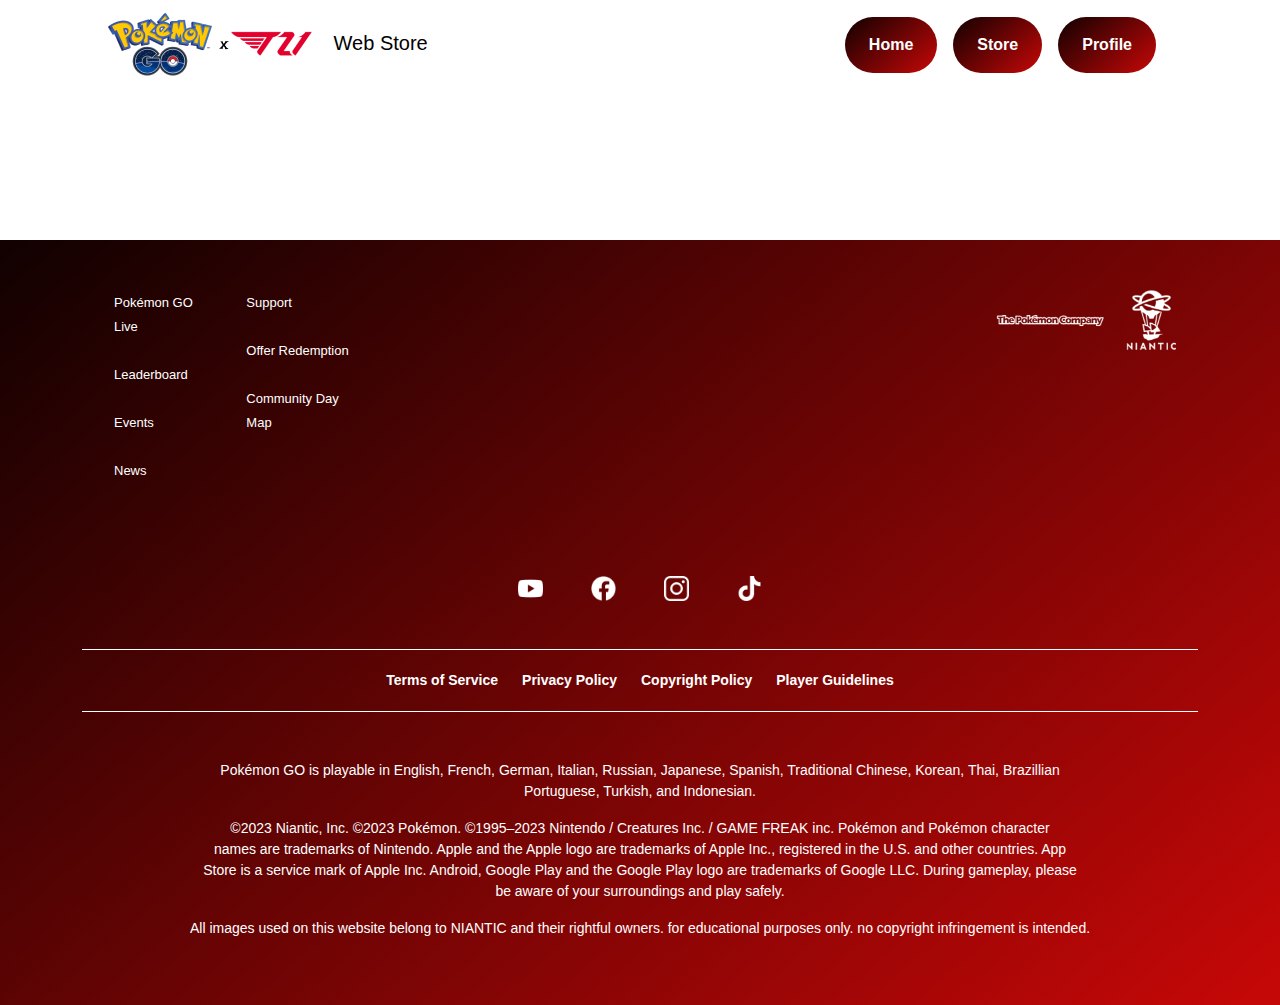
<file: html/test.html>
<!DOCTYPE html>
<html lang="en">
	<head>
		<meta charset="UTF-8" />
		<meta name="viewport" content="width=device-width, initial-scale=1.0" />
		<title>Homepage</title>
		<link
			href="https://cdn.jsdelivr.net/npm/bootstrap@5.3.3/dist/css/bootstrap.min.css"
			rel="stylesheet"
			integrity="sha384-QWTKZyjpPEjISv5WaRU9OFeRpok6YctnYmDr5pNlyT2bRjXh0JMhjY6hW+ALEwIH"
			crossorigin="anonymous"
		/>
		<style>
			body {
				font-family: 'Montserrat', sans-serif;
			}
			.header,
			.navbar {
				background-color: #ffffff !important;
			}
			.header.active {
				box-shadow: 0px 4px 11px -1px rgba(0, 0, 0, 0.25);
			}
			.promotion_image {
				margin-top: 70px;
				border: none;
			}
			.promotion_image h1 {
				/*font-size: 70px;*/
				font-size: clamp(0.4rem, 4.1vw, 6rem);
			}
			.snorlax img {
				position: absolute;
				top: 47% !important;
				transform: translateY(-50%);
				bottom: 0;
				right: 10%;
				width: clamp(50px, 31%, 600px);
			}
			.card-img-overlay {
				/*top: auto !important;*/
				top: 47% !important;
				transform: translateY(-50%);
				left: 5%;
			}
			.btn,
			.navbtn {
				border-radius: 1000px;
				border: 0px;
				color: #ffffff;
				font-weight: 700;
				font-size: 16px;
				background: linear-gradient(319.49deg, #c40707 1.87%, #000000 109.19%);
			}
			.btn.btn-primary:hover,
			.navbtn.btn-primary:hover,
			.promobtn.btn-primary:hover {
				background: linear-gradient(
						0deg,
						rgba(0, 0, 0, 0.3),
						rgba(0, 0, 0, 0.3)
					),
					linear-gradient(319.49deg, #c40707 1.87%, #000000 109.19%);
			}
			.promobtn {
				transform: skewX(-20deg);
				border: 0px;
				font-weight: 700;
				font-size: clamp(0.4rem, 1vw, 1rem);
				position: absolute;
				bottom: 0;
				right: 10%;
				color: #ffffff;
				background: linear-gradient(319.49deg, #c40707 1.87%, #000000 109.19%);
			}
			.promobtn.btn-primary:hover {
				background: #ffffff;
				color: #c40707;
				transition: all 0.3s ease-in-out;
			}
			.offcanvas-body {
				display: flex;
				flex-direction: column;
				align-items: center;
				height: 100%;
			}
			.offcanvas-body .navbtn {
				display: block;
				width: 35%;
				margin-bottom: 10px;
				justify-content: center;
				text-align: center;
			}
			.card {
				border-radius: 15px;
				box-shadow: 0px 3px 13px -3px rgba(0, 0, 0, 0.2);
				border-color: rgba(0, 0, 0, 0.1);
			}
			.card:hover {
				box-shadow: 0px 15px 50px 1px rgba(0, 0, 0, 0.3);
				transition: all 0.3s ease-in-out;
			}
			.red_label {
				background-color: #c40707;
				padding-top: 2px;
				padding-bottom: 2px;
				border-radius: 5px;
				text-align: center;
			}
			.bonus_coins {
				font-weight: 700;
				font-size: 14px;
				color: #ffffff;
				text-decoration: none;
			}
			.download {
				background: linear-gradient(319.49deg, #c40707 1.87%, #000000 109.19%);
				/*width: 840px;
            height: 290px;*/
				max-width: 840px;
				border-radius: 12px;
				padding-top: 48px;
				padding-bottom: 48px;
				align-items: center;
				justify-content: center;
			}
			.download_1 {
				display: flex;
				align-items: center;
				justify-content: center;
				height: 100%;
			}
			.download_1 img {
				max-width: 100%;
				height: auto;
				width: auto;
			}
			.download_2 div {
				justify-content: center;
			}
			.download_icons {
				display: flex;
				align-items: center;
				justify-content: center;
			}
			.download_icons img {
				height: 40px;
			}
			#tagline h3 {
				color: #ffffff;
				font-weight: 700;
				font-size: 48px;
				text-align: center;
			}
			.rows {
				display: flex;
				flex-wrap: wrap;
			}
			.footer {
				background: linear-gradient(319.49deg, #c40707 1.87%, #000000 109.19%);
				padding: 50px 0;
			}
			.footer-col {
				width: 20%;
				display: flex;
			}
			.footer-col a {
				color: #ffffff;
				text-decoration: none;
				font-size: 13px;
			}
			.footer-col a:hover {
				text-decoration: underline;
			}
			ul {
				list-style: none;
			}
			.footer_logo {
				position: absolute;
				right: 0;
				margin-right: 100px;
			}
			.footer_logo img {
				height: 60.96px;
				width: 184px;
			}
			.social_links {
				display: flex;
				align-items: center;
				justify-content: center;
			}
			.social_links img {
				width: 25px;
				height: 25px;
			}
			.terms {
				display: flex;
				align-items: center;
				justify-content: center;
				border-top: 1px solid;
				border-bottom: 1px solid;
				padding-top: 20px;
				padding-bottom: 20px;
				color: #ffffff;
			}
			.terms a {
				color: #ffffff;
				text-decoration: none;
				font-weight: 700;
				font-size: 14px;
			}
			.terms a:hover {
				text-decoration: underline;
			}
			.text {
				text-align: center;
			}
			.text p {
				color: #ffffff;
				font-size: 14px;
			}
			.zarks {
				color: #ffffff;
				border: none;
			}
			.navbar-toggler-icon {
				background-image: url("data:image/svg+xml,%3csvg xmlns='http://www.w3.org/2000/svg' viewBox='0 0 30 30'%3e%3cpath stroke='%23c40707' stroke-linecap='round' stroke-miterlimit='10' stroke-width='2' d='M4 7h22M4 15h22M4 23h22'/%3e%3c/svg%3e");
			}
			.btn-close {
				background-image: url("data:image/svg+xml,%3csvg xmlns='http://www.w3.org/2000/svg' viewBox='0 0 16 16' fill='%23c40707'%3e%3cpath d='M.293.293a1 1 0 0 1 1.414 0L8 6.586 14.293.293a1 1 0 1 1 1.414 1.414L9.414 8l6.293 6.293a1 1 0 0 1-1.414 1.414L8 9.414l-6.293 6.293a1 1 0 0 1-1.414-1.414L6.586 8 .293 1.707a1 1 0 0 1 0-1.414z'/%3e%3c/svg%3e");
				opacity: 1;
				border: none !important;
				box-shadow: none !important;
			}

			@media (max-width: 425px) {
				.promobtn {
					height: 10px;
					width: 70px;
				}
				.px-4 {
					padding-bottom: 1.25rem !important;
					padding-top: 0.5rem !important;
				}
				.py-3 {
					padding-left: 0.5rem !important;
					padding-right: 0.5rem !important;
				}
			}

			@media (max-width: 574px) {
				.footer-col {
					width: 100%;
				}
				.zarks {
					margin-right: -100px;
				}
				.footer-col {
					margin-top: 100px;
				}
				.navbar-brand {
					padding-bottom: 0px !important;
				}
				.mx-5 {
					margin-left: 0px !important;
				}
			}

			@media (min-width: 500px) {
				.card {
					border-radius: 23px;
				}
			}

			@media (min-width: 768px) {
				.footer-col {
					width: 25%;
					margin-bottom: 30px;
				}
				.card {
					border-radius: 12px;
				}
				.download {
					display: flex;
				}
			}

			@media (max-width: 900px) {
				.navbar img {
					width: 110px;
					height: 32px;
				}
				.download_icons {
					flex-direction: column;
				}
				#tagline h3 {
					font-size: 28px;
				}
				.download_1 img {
					margin-bottom: 30px;
				}
				.footer-col li {
					font-size: 14px;
				}
				.terms {
					flex-direction: column;
				}
				.terms a,
				.text p {
					font-size: 12px;
				}
				.bonus_coins {
					font-size: 12px;
				}
				.col-4 {
					width: 50%;
				}
				.container-sm.download {
					width: 93%;
				}
				.promotion_image {
					margin-top: 50px;
				}
			}

			@media (max-width: 1050px) {
				.navbar button.btn {
					display: none;
				}
			}

			@media (min-width: 1050px) {
				.zarks {
					display: none;
				}
			}

			@media (min-width: 1600px) {
				.footer_logo {
					margin-right: 450px;
				}
				.card {
					border-radius: 15px;
				}
			}

			@media (min-width: 0px) {
				.promotion_image.card {
					border-radius: 0;
					box-shadow: none;
					border: none;
				}
			}
		</style>
	</head>
	<body>
		<!--header section-->
<header>
			<div class="header fixed-top">
				<nav
					class="navbar d-flex flex-wrapd-flex flex-wrap navbar bg-body-tertiary mx-5"
				>
					<div class="container-fluid mx-5">
						<a class="navbar-brand" href="loggedinhome.html">
							<img src="../assets/LOGO/logo.png" alt="logo.png" />
							Web Store
						</a>

						<div class="d-flex flex-wrapd-flex flex-wrap">
							<button
								type="button"
								class="btn btn-primary me-3 px-4 py-3"
								onclick="window.location.href='loggedinhome.html'"
							>
								Home
							</button>
							<button
								type="button"
								class="btn btn-primary me-3 px-4 py-3"
								onclick="window.location.href='mainstore.html'"
							>
								Store
							</button>
							<button
								type="button"
								class="btn btn-primary me-3 px-4 py-3"
								onclick="window.location.href='transac_history.html'"
							>
								Profile
							</button>
						</div>

						<!--hamburger icon aka zarks-->
						<button
							class="navbar-toggler zarks"
							type="button"
							data-bs-toggle="offcanvas"
							data-bs-target="#offcanvasNavbar"
							aria-controls="offcanvasNavbar"
							aria-label="Toggle navigation"
						>
							<span class="navbar-toggler-icon"></span>
						</button>
						<div
							class="offcanvas offcanvas-end"
							tabindex="-1"
							id="offcanvasNavbar"
							aria-labelledby="offcanvasNavbarLabel"
						>
							<div class="offcanvas-header">
								<a class="navbar-brand">
									<img src="../assets/LOGO/logo.png" alt="logo.png" />
									Web Store
								</a>

								<button
									type="button"
									class="btn-close"
									data-bs-dismiss="offcanvas"
									aria-label="Close"
								></button>
							</div>
							<div class="offcanvas-body">
								<button
									type="button"
									class="navbtn btn-primary me-3 px-4 py-3"
									onclick="window.location.href='index.html'"
								>
									Home
								</button>
								<button
									type="button"
									class="navbtn btn-primary me-3 px-4 py-3"
									onclick="window.location.href='store.html'"
								>
									Store
								</button>
								<button
									type="button"
									class="navbtn btn-primary me-3 px-4 py-3"
									onclick="window.location.href='signup.html'"
								>
									Sign Up
								</button>
								<button
									type="button"
									class="navbtn btn-primary me-3 px-4 py-3"
									onclick="window.location.href='login.html'"
								>
									Log In
								</button>
							</div>
						</div>
					</div>
					<!--near end of nav-->
				</nav>
			</div>
		</header>

			<!--item boxes section-->
			<div class="container">
				<br>
                <br>
                <br>
                <br>
                <br>
                <br>
                <br>
                <br>
                <br>
                <br>
			</div>

			<!--footer section-->
			<footer class="footer">
				<div class="container">
					<div class="rows">
						<div class="footer_logo">
							<a href="https://nianticlabs.com/"
								><img src="../assets/LOGO/footer-logo.png"
							/></a>
						</div>
						<div class="footer-col">
							<ul>
								<li class="mb-4">
									<a href="https://pokemongolive.com/">Pokémon GO Live</a>
								</li>
								<li class="mb-4">
									<a href="https://pokemongolive.com/leaderboard"
										>Leaderboard</a
									>
								</li>
								<li class="mb-4">
									<a href="https://pokemongolive.com/events">Events</a>
								</li>
								<li class="mb-4">
									<a href="https://pokemongolive.com/news">News</a>
								</li>
							</ul>
							<ul>
								<li class="mb-4">
									<a href="https://store.pokemongolive.com/support">Support</a>
								</li>
								<li class="mb-4">
									<a href="https://rewards.nianticlabs.com/pokemongo"
										>Offer Redemption</a
									>
								</li>
								<li class="mb-4">
									<a href="https://pokemongolive.com/community-day/map"
										>Community Day Map</a
									>
								</li>
							</ul>
						</div>
						<div class="container gap-5 social_links mt-4 mb-5">
							<a href="https://www.youtube.com/channel/UCA698bls2pjQyiqP9N-iaeg"
								><img src="../assets/LOGO/youtube.png"
							/></a>
							<a href="https://www.facebook.com/PokemonGO/"
								><img src="../assets/LOGO/facebook.png"
							/></a>
							<a href="https://www.instagram.com/pokemongoapp/"
								><img src="../assets/LOGO/instagram.png"
							/></a>
							<a href="https://www.tiktok.com/@pokemongo"
								><img src="../assets/LOGO/tik-tok.png"
							/></a>
						</div>
						<div class="container gap-4 terms mb-5">
							<a href="https://nianticlabs.com/terms">Terms of Service</a>
							<a href="https://nianticlabs.com/privacy">Privacy Policy</a>
							<a href="https://nianticlabs.com/copyright">Copyright Policy</a>
							<a href="https://nianticlabs.com/guidelines">Player Guidelines</a>
						</div>
						<div class="container text">
							<p>
								Pokémon GO is playable in English, French, German, Italian,
								Russian, Japanese, Spanish, Traditional Chinese, Korean, Thai,
								Brazillian<br />
								Portuguese, Turkish, and Indonesian.
							</p>
							<p>
								©2023 Niantic, Inc. ©2023 Pokémon. ©1995–2023 Nintendo /
								Creatures Inc. / GAME FREAK inc. Pokémon and Pokémon
								character<br />
								names are trademarks of Nintendo. Apple and the Apple logo are
								trademarks of Apple Inc., registered in the U.S. and other
								countries. App<br />
								Store is a service mark of Apple Inc. Android, Google Play and
								the Google Play logo are trademarks of Google LLC. During
								gameplay, please<br />
								be aware of your surroundings and play safely.
							</p>
							<p>
								All images used on this website belong to NIANTIC and their
								rightful owners. for educational purposes only. no copyright
								infringement is intended.
							</p>
						</div>
					</div>
				</div>
			</footer>
		</div>

		<script>
			window.addEventListener('scroll', function () {
				const header = document.querySelector('.header');
				if (scrollY > 0) {
					header.classList.add('active');
				} else {
					header.classList.remove('active');
				}
			});
		</script>
		<script
			src="https://cdn.jsdelivr.net/npm/bootstrap@5.3.3/dist/js/bootstrap.bundle.min.js"
			integrity="sha384-YvpcrYf0tY3lHB60NNkmXc5s9fDVZLESaAA55NDzOxhy9GkcIdslK1eN7N6jIeHz"
			crossorigin="anonymous"
		></script>
	</body>
</html>
</file>
<file: css/cart.css>
@import url('https://fonts.googleapis.com/css2?family=Montserrat:ital,wght@0,100..900;1,100..900&display=swap');

.header,
.navbar {
	background-color: #ffffff !important;
}

.montserrat {
	font-family: 'Montserrat', sans-serif;
	font-optical-sizing: auto;
	font-weight: 500;
	font-style: normal;
}

.image_container {
    display: flex;
    align-items: center;
    justify-content: center;
}

.card {
	border-radius: 15px;
	box-shadow: 0px 3px 13px -3px rgba(0, 0, 0, 0.2);
	border-color: rgba(0, 0, 0, 0.1);
    padding:5px;
}

.card img {
    width: 30%;
    height: auto;
}

.card-body h5 {
    font-size: 30px;
}

.checkout_btn {
    display: flex;
    justify-content: flex-end;
}

.items {
    display: flex;
    justify-content: center;
}

.flex {
    display: flex;
}

.list-group-item p {
    font-size: 10px;
}

.main {
    margin-top: 100px;
}

/*header and footer + buttons and some card styles*/
body {
	font-family: 'Montserrat', sans-serif;
}
.header,
.navbar {
	background-color: #ffffff !important;
}
.header.active {
	box-shadow: 0px 4px 11px -1px rgba(0, 0, 0, 0.25);
}
.btn,
.navbtn {
	border-radius: 1000px;
	border: 0px;
	color: #ffffff;
	font-weight: 700;
	font-size: 16px;
	background: linear-gradient(319.49deg, #c40707 1.87%, #000000 109.19%);
}
.btn.btn-primary:hover,
.navbtn.btn-primary:hover {
	background: linear-gradient(
			0deg,
			rgba(0, 0, 0, 0.3),
			rgba(0, 0, 0, 0.3)
		),
		linear-gradient(319.49deg, #c40707 1.87%, #000000 109.19%);
}
.offcanvas-body {
	display: flex;
	flex-direction: column;
	align-items: center;
	height: 100%;
}
.offcanvas-body .navbtn {
	display: block;
	width: 35%;
	margin-bottom: 10px;
	justify-content: center;
	text-align: center;
}
.rows {
	display: flex;
	flex-wrap: wrap;
}
.footer {
	background: linear-gradient(319.49deg, #c40707 1.87%, #000000 109.19%);
	padding: 50px 0;
	margin-top: 10rem;
}
.footer-col {
	width: 20%;
	display: flex;
}
.footer-col a {
	color: #ffffff;
	text-decoration: none;
	font-size: 13px;
}
.footer-col a:hover {
	text-decoration: underline;
}
ul {
	list-style: none;
}
.footer_logo {
	position: absolute;
	right: 0;
	margin-right: 100px;
}
.footer_logo img {
	height: 60.96px;
	width: 184px;
}
.social_links {
	display: flex;
	align-items: center;
	justify-content: center;
}
.social_links img {
	width: 25px;
	height: 25px;
}
.terms {
	display: flex;
	align-items: center;
	justify-content: center;
	border-top: 1px solid;
	border-bottom: 1px solid;
	padding-top: 20px;
	padding-bottom: 20px;
	color: #ffffff;
}
.terms a {
	color: #ffffff;
	text-decoration: none;
	font-weight: 700;
	font-size: 14px;
}
.terms a:hover {
	text-decoration: underline;
}
.text {
	text-align: center;
}
.text p {
	color: #ffffff;
	font-size: 14px;
}
.zarks {
	color: #ffffff;
	border: none;
}
.navbar-toggler-icon {
	background-image: url("data:image/svg+xml,%3csvg xmlns='http://www.w3.org/2000/svg' viewBox='0 0 30 30'%3e%3cpath stroke='%23c40707' stroke-linecap='round' stroke-miterlimit='10' stroke-width='2' d='M4 7h22M4 15h22M4 23h22'/%3e%3c/svg%3e");
}
.btn-close {
	background-image: url("data:image/svg+xml,%3csvg xmlns='http://www.w3.org/2000/svg' viewBox='0 0 16 16' fill='%23c40707'%3e%3cpath d='M.293.293a1 1 0 0 1 1.414 0L8 6.586 14.293.293a1 1 0 1 1 1.414 1.414L9.414 8l6.293 6.293a1 1 0 0 1-1.414 1.414L8 9.414l-6.293 6.293a1 1 0 0 1-1.414-1.414L6.586 8 .293 1.707a1 1 0 0 1 0-1.414z'/%3e%3c/svg%3e");
	opacity: 1;
	border: none !important;
	box-shadow: none !important;
}

@media (max-width: 425px) {
	.px-4 {
		padding-bottom: 1.25rem !important;
		padding-top: 0.5rem !important;
	}
	.py-3 {
		padding-left: 0.5rem !important;
		padding-right: 0.5rem !important;
	}
}

@media (max-width: 574px) {
	.footer-col {
		width: 100%;
	}
	.zarks {
		margin-right: -100px;
	}
	.footer-col {
		margin-top: 100px;
	}
	.navbar-brand {
		padding-bottom: 0px !important;
	}
	.mx-5 {
		margin-left: 0px !important;
    }
	.footer {
		width: 100%;
	}
    h1 {
        font-size: 40px;
    }
    .items .card {
        max-width: 25rem;
    }
}

@media (max-width: 500px) {
	.card {
		border-radius: 15px;
	}
}

@media (min-width: 768px) {
	.footer-col {
		width: 25%;
		margin-bottom: 30px;
	}
	.card {
		border-radius: 12px;
	}
}

@media (max-width: 900px) {
	.navbar img {
		width: 110px;
		height: 32px;
	}
	.footer-col li {
		font-size: 14px;
	}
	.terms {
		flex-direction: column;
	}
	.terms a,
	.text p {
		font-size: 12px;
	}
	.col-4 {
		width: 50%;
	}
	.container-sm.download {
		width: 93%;
	}
    .items {
        display: flex;
        flex-wrap: wrap;
    }
}

@media (max-width: 1050px) {
	.navbar button.btn {
		display: none;
	}
}

@media (min-width: 1050px) {
	.zarks {
		display: none;
	}
}

@media (min-width: 1600px) {
	.footer_logo {
		margin-right: 450px;
	}
	.card {
		border-radius: 15px;
	}
}
</file>
<file: css/storestyle.css>
@import url('https://fonts.googleapis.com/css2?family=Montserrat:ital,wght@0,100..900;1,100..900&display=swap');

.header,
.navbar {
	background-color: #ffffff !important;
}

.montserrat {
	font-family: 'Montserrat', sans-serif;
	font-optical-sizing: auto;
	font-weight: 500;
	font-style: normal;
}

.btn {
	border-radius: 1000px;
	border: 0px;
	color: #ffffff;
	font-weight: 700;
	font-size: 16px;
	background: linear-gradient(319.49deg, #c40707 1.87%, #000000 109.19%);
}
.btn.btn-primary:hover {
	background: linear-gradient(0deg, rgba(0, 0, 0, 0.3), rgba(0, 0, 0, 0.3)),
		linear-gradient(319.49deg, #c40707 1.87%, #000000 109.19%);
}

.card:hover {
	box-shadow: 0px 15px 50px 1px rgba(0, 0, 0, 0.3);
	transition: all 0.3s ease-in-out;
}

.red_label {
	background-color: #c40707;
	padding-top: 2px;
	padding-bottom: 2px;
	border-radius: 5px;
	text-align: center;
}

#bonus_coins {
	font-weight: 700;
	font-size: 0.875rem;
	color: #ffffff;
}

.footer {
	background: linear-gradient(319.49deg, #c40707 1.87%, #000000 109.19%);
	padding: 50px 0;
	margin-top: 10rem;
}

.footer-col {
	width: 20%;
}

.footer-col a {
	color: #ffffff;
	text-decoration: none;
}

.footer-col a:hover {
	text-decoration: underline;
}

ul {
	list-style: none;
}

.footer_logo {
	position: absolute;
	right: 0;
	margin-right: 100px;
}

.footer_logo img {
	height: 60.96px;
	width: 184px;
}

.social_links {
	display: flex;
	align-items: center;
	justify-content: center;
}

.social_links img {
	width: 25px;
	height: 25px;
}

.terms {
	display: flex;
	align-items: center;
	justify-content: center;
	border-top: 1px solid;
	border-bottom: 1px solid;
	padding-top: 20px;
	padding-bottom: 20px;
	color: #ffffff;
}

.terms a {
	color: #ffffff;
	text-decoration: none;
	font-weight: 700;
	font-size: 14px;
}

.terms a:hover {
	text-decoration: underline;
}

.text {
	text-align: center;
}

.text p {
	color: #ffffff;
	font-size: 14px;
}

#EggIncSuper {
	width: 50%;
	height: 200px;
	display: flex;
	margin: 20px auto;
	justify-content: center; /* Center horizontally */
	align-items: center; /* Center vertically */
}

#pokeball_20,
#pokeball_100,
#pokeball_200,
#MaxRev_6,
#MaxPotion,
#Incense1,
#TM,
#IPCS,
#PSU,
#Incense8,
#luckyegg1,
#Incense8,
#luckyegg8,
#luremod,
#luremod_8,
#magneticmod,
#maxpotion10,
#mossymod,
#poff,
#PBP1,
#PBP3,
#rainymod,
#RRP1,
#RRP3,
#RR,
#SP1,
#SP8,
#C1,
#C2,
#C3,
#C4,
#C5,
#C6 {
	width: 50%;
	height: auto;
	display: flex;
	margin: 50px auto;
	justify-content: center; /* Center horizontally */
	align-items: center; /* Center vertically */
}

#ISU {
	width: 50%;
	height: auto;
	display: flex;
	margin: 40px auto;
	justify-content: center; /* Center horizontally */
	align-items: center; /* Center vertically */
}
#EggIncubator {
	width: 50%;
	height: auto;
	display: flex;
	margin: 10px auto;
	justify-content: center; /* Center horizontally */
	align-items: center; /* Center vertically */
}

.Divider {
	position: absolute;
	left: 34rem;
}

@media (max-width: 767px) {
	.footer-col {
		width: 25%;
		margin-bottom: 30px;
	}
}

@media (max-width: 574px) {
	.footer-col {
		width: 100%;
	}
}

@media (min-width: 1600px) {
	.footer_logo {
		margin-right: 350px;
	}
	.promotion_image {
		height: 1080px;
	}
}

.card {
	border-radius: 100px;
	padding: 15px;
}

.card-img-top-centered {
	margin: 0 auto;
	display: block;
}

.container mb-4 mt-5 h1 {
	margin-top: 400px;
}

.container {
	margin-top: 130px;
}

.card-body {
	display: flex;
	flex-direction: column;
	justify-content: center;
	align-items: center;
}

.card-body .btn {
	margin-top: auto; /* Align the button to the bottom of the card body */
}
</file>
<file: css/styleslog.css>
@import url('https://fonts.googleapis.com/css2?family=Montserrat:wght@400;700&display=swap');

body {
	font-family: 'Montserrat', Arial, sans-serif;
	margin: 0;
	min-height: 100vh;
	background-image: url('../assets/LOGO/GOBattleLeagueBackground.png');
	background-size: cover;
	background-position: center;
	background-repeat: no-repeat;
	display: flex;
	justify-content: center;
	align-items: center;
}

.container {
	text-align: center;
	max-width: 90%; /* Adjusted max-width */
}

.logo img {
	max-width: 100%; /* Changed max-width to percentage */
	margin-bottom: 20px;
}

.login-container {
	padding: 5%;
	border: 1px solid #ccc;
	border-radius: 20px;
	background-color: rgba(255, 255, 255, 0.8);
}

h3 {
	margin-bottom: 30px;
}

input {
	width: calc(100% - 20px); /* Adjusted input width */
	padding: 10px;
	margin: 10px 0;
	border: 1px solid #ccc;
	border-radius: 5px;
	box-sizing: border-box;
}

.login-btn {
	width: calc(100% - 20px); /* Adjusted button width */
	padding: 15px;
	margin: 10px 0;
	border: none;
	border-radius: 50px;
	cursor: pointer;
	transition: background-color 0.3s;
	font-family: 'Montserrat', Arial, sans-serif;
}

.login-btn:hover {
	filter: brightness(90%);
}

p {
	margin-top: 20px;
}

a {
	color: #007bff;
	text-decoration: none;
}

a:hover {
	text-decoration: underline;
}

/* Media Query for smaller screens */
@media only screen and (max-width: 600px) {
	.logo img {
		max-width: 60%;
	}
	.login-container {
		max-width: 80%;
	}
	input,
	.login-btn {
		width: 100%; /* Adjusted input and button width */
	}
}

/* Media Query for smaller screens */
@media only screen and (max-width: 600px) {
	.logo img {
		max-width: 60%;
	}
	.login-container {
		max-width: 80%;
	}
	input,
	.login-btn {
		width: 100%; /* Adjusted input and button width */
	}
}

.apple {
	background-color: #000;
	color: white;
}
.facebook {
	background-color: #3b5998;
	color: white;
}
.google {
	border: solid grey 1px;
	color: black;
	background-color: white;
}
.niantic {
	background-color: #00a2ed;
}

.footer {
	color: #fff; /* Text color of the footer */
	padding: 20px 0; /* Padding for top and bottom */
	text-align: center; /* Center-align the content */
}

.footer-content {
	max-width: 800px; /* Set maximum width for content */
	margin: 0 auto; /* Center the content horizontally */
}

.disclaimer {
	font-weight: bold; /* Make the "Disclaimer" text bold */
	margin-bottom: 5px; /* Add some space below the "Disclaimer" text */
}

.disclaimer-text {
	font-size: 14px; /* Adjust font size of the disclaimer text */
}
</file>
<file: css/transac_styles.css>
@import url('https://fonts.googleapis.com/css2?family=Montserrat:wght@400;700&display=swap');

body {
    font-family: 'Montserrat', sans-serif;
    margin: 0;
    padding: 0;
}

.transaction-history {
    margin: auto;
    width: 80%;
    margin-bottom: 150px;
    padding-top: 150px;
}

table {
    width: 100%;
    border-collapse: collapse;
}

th, td {
    border: 1px solid #ddd;
    padding: 12px;
}

th {
    background-color: #c40707;
    color: #fff;
}

tr:nth-child(even) {
    background-color: #f2f2f2;
}
</file>
